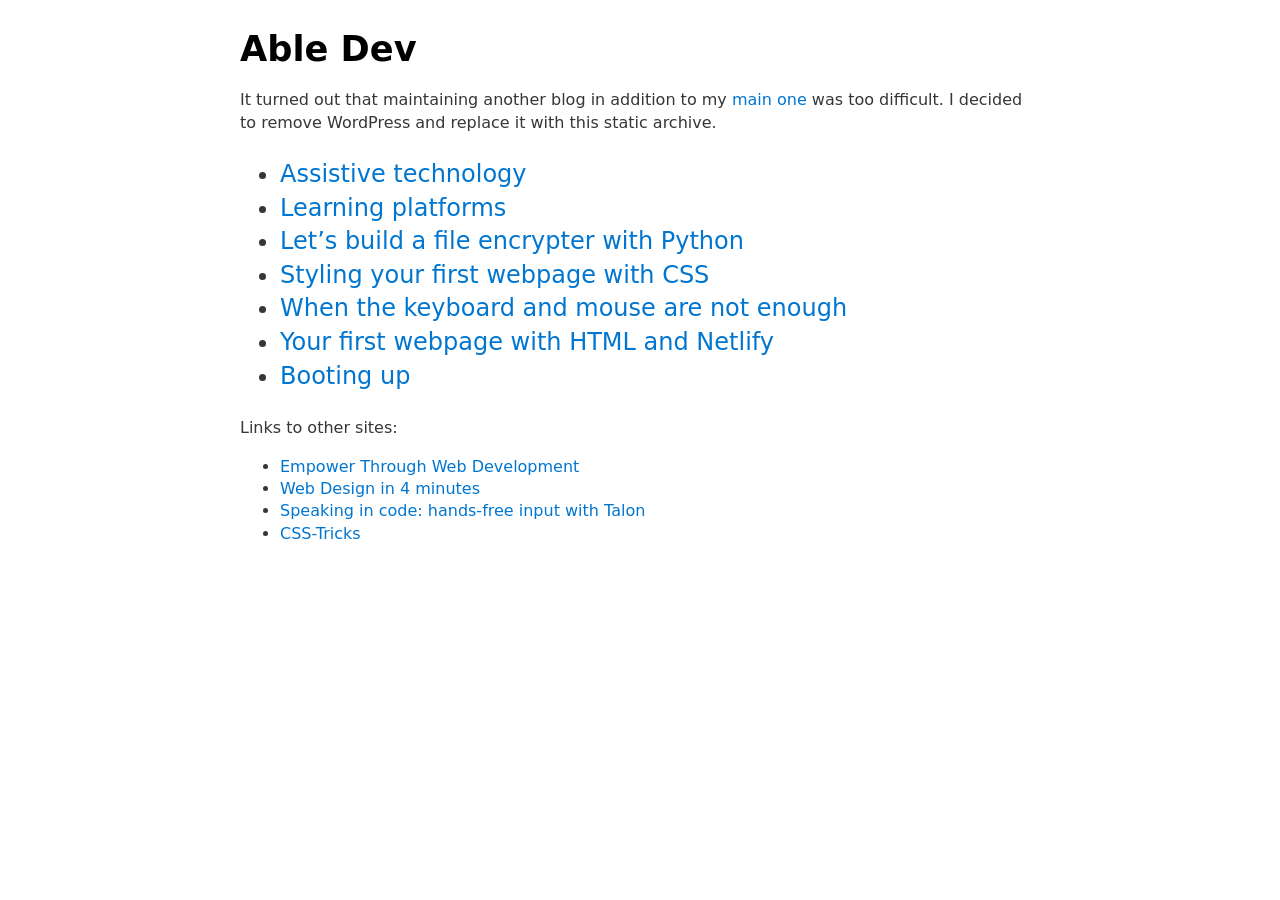
<file: index.html>
<!DOCTYPE html>

<html lang="en">
  <head>
    <meta charset="utf-8" />
    <meta name="viewport" content="initial-scale=1, width=device-width" />
    <title>Able Dev</title>
    <link rel="stylesheet" href="/assets/css/style.css" />
  </head>

  <body>
    <h1>Able Dev</h1>
    <main>
      <p>
        It turned out that maintaining another blog in addition to my 
        <a href="https://blakewatson.com/">main one</a> was too difficult. I
        decided to remove WordPress and replace it with this static archive.
      </p>
      <ul class="large">
        <li><a href="/assistive-technology">Assistive technology</a></li>
        <li><a href="/learning-platforms">Learning platforms</a></li>
        <li>
          <a href="/lets-build-a-file-encrypter-with-python"
            >Let’s build a file encrypter with Python</a
          >
        </li>
        <li>
          <a href="/styling-your-first-webpage-with-css"
            >Styling your first webpage with CSS</a
          >
        </li>
        <li>
          <a href="/when-the-keyboard-and-mouse-are-not-enough"
            >When the keyboard and mouse are not enough</a
          >
        </li>
        <li>
          <a href="/your-first-webpage-with-html-and-netlify"
            >Your first webpage with HTML and Netlify</a
          >
        </li>
        <li><a href="/booting-up">Booting up</a></li>
      </ul>

      <p>Links to other sites:</p>

      <ul>
        <li><a href="https://css-tricks.com/empower-through-web-development/">Empower Through Web Development</a></li>
        <li><a href="https://jgthms.com/web-design-in-4-minutes/">Web Design in 4 minutes</a></li>
        <li><a href="https://blakewatson.com/journal/speaking-in-code-hands-free-input-with-talon/">Speaking in code: hands-free input with Talon</a></li>
        <li><a href="https://css-tricks.com/">CSS-Tricks</a></li>
      </ul>
    </main>
  </body>
</html>
</file>
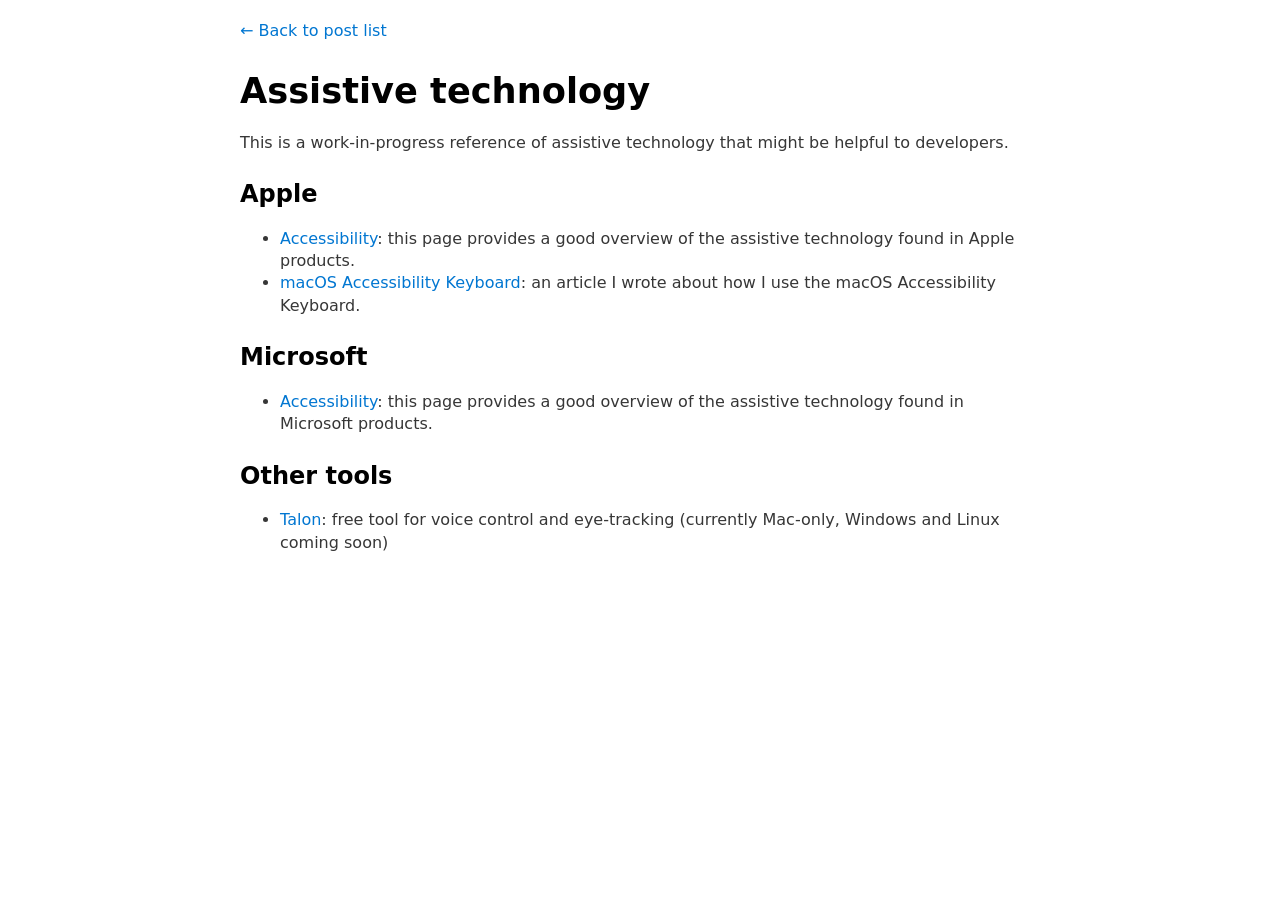
<file: assistive-technology/index.html>
<!DOCTYPE html>

<html lang="en">
  <head>
    <meta charset="utf-8" />
    <meta name="viewport" content="initial-scale=1, width=device-width" />
    <title>Assistive technology</title>
    <link rel="stylesheet" href="/assets/css/style.css" />
  </head>

  <body>
    <nav>
      <a href="/">&larr; Back to post list</a>
    </nav>
    
    <main>
      <article class="post-23 page type-page status-publish hentry">
        <h1 class="page-title">Assistive&nbsp;technology</h1>
        <p>
          This is a work-in-progress reference of assistive technology that
          might be helpful to developers.
        </p>
        <h2>Apple</h2>
        <ul>
          <li>
            <a href="https://www.apple.com/accessibility/">Accessibility</a>:
            this page provides a good overview of the assistive technology found
            in Apple products.
          </li>
          <li>
            <a
              href="https://blakewatson.com/journal/writing-and-coding-with-the-macos-accessibility-keyboard/"
              >macOS Accessibility Keyboard</a
            >: an article I wrote about how I use the macOS Accessibility
            Keyboard.
          </li>
        </ul>
        <h2>Microsoft</h2>
        <ul>
          <li>
            <a href="http://www.microsoft.com/en-us/accessibility/"
              >Accessibility</a
            >: this page provides a good overview of the assistive technology
            found in Microsoft products.
          </li>
        </ul>
        <h2>Other tools</h2>
        <ul>
          <li>
            <a href="http://www.microsoft.com/en-us/accessibility/">Talon</a>:
            free tool for voice control and eye-tracking (currently Mac-only,
            Windows and Linux coming soon)
          </li>
        </ul>
      </article>
    </main>
  </body>
</html>
</file>
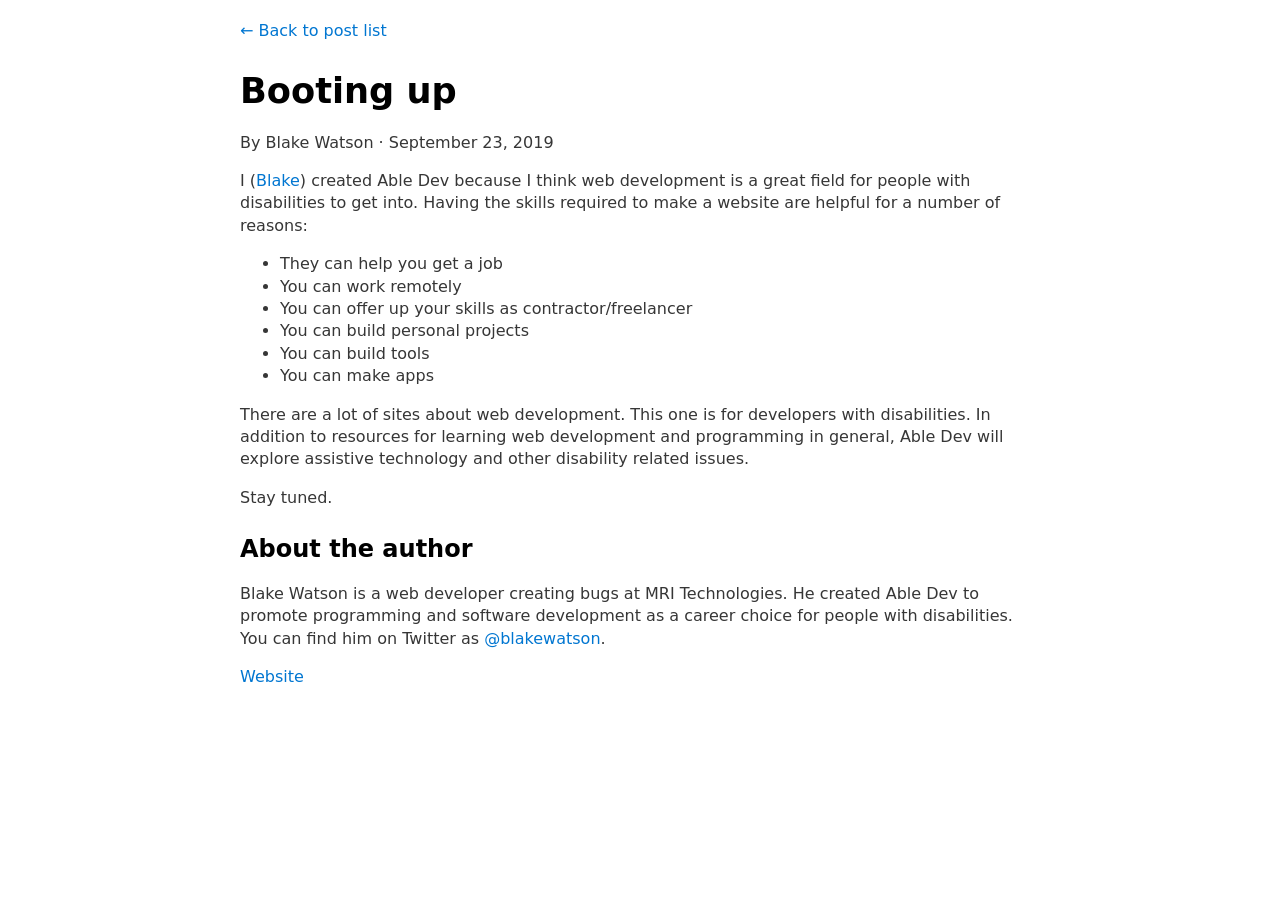
<file: booting-up/index.html>
<!DOCTYPE html>

<html lang="en">
  <head>
    <meta charset="utf-8" />
    <meta name="viewport" content="initial-scale=1, width=device-width" />
    <title>Booting up</title>
    <link rel="stylesheet" href="/assets/css/style.css" />
  </head>

  <body>
    <nav>
      <a href="/">&larr; Back to post list</a>
    </nav>
    
    <main>
      <article
        class="post-16 post type-post status-publish format-standard hentry category-meta"
      >
        <h1>Booting&nbsp;up</h1>

        <p class="byline">
          <span class="by">By</span>
          Blake Watson · September 23, 2019
        </p>

        <p>
          I (<a href="https://blakewatson.com/">Blake</a>) created Able Dev
          because I think web development is a great field for people with
          disabilities to get into. Having the skills required to make a website
          are helpful for a number of reasons:
        </p>
        <ul>
          <li>They can help you get a job</li>
          <li>You can work remotely</li>
          <li>You can offer up your skills as contractor/freelancer</li>
          <li>You can build personal projects</li>
          <li>You can build tools</li>
          <li>You can make apps</li>
        </ul>
        <p>
          There are a lot of sites about web development. This one is for
          developers with disabilities. In addition to resources for learning
          web development and programming in general, Able Dev will explore
          assistive technology and other disability related issues.
        </p>
        <p>Stay tuned.</p>

        <div class="author-bio">
          <h2 class="author-title">About the author</h2>
          <p>
            Blake Watson is a web developer creating bugs at MRI Technologies.
            He created Able Dev to promote programming and software development
            as a career choice for people with disabilities. You can find him on
            Twitter as
            <a href="https://twitter.com/blakewatson">@blakewatson</a>.
          </p>
          <p class="author-url">
            <a href="https://blakewatson.com/">Website</a>
          </p>
        </div>
      </article>
    </main>
  </body>
</html>
</file>
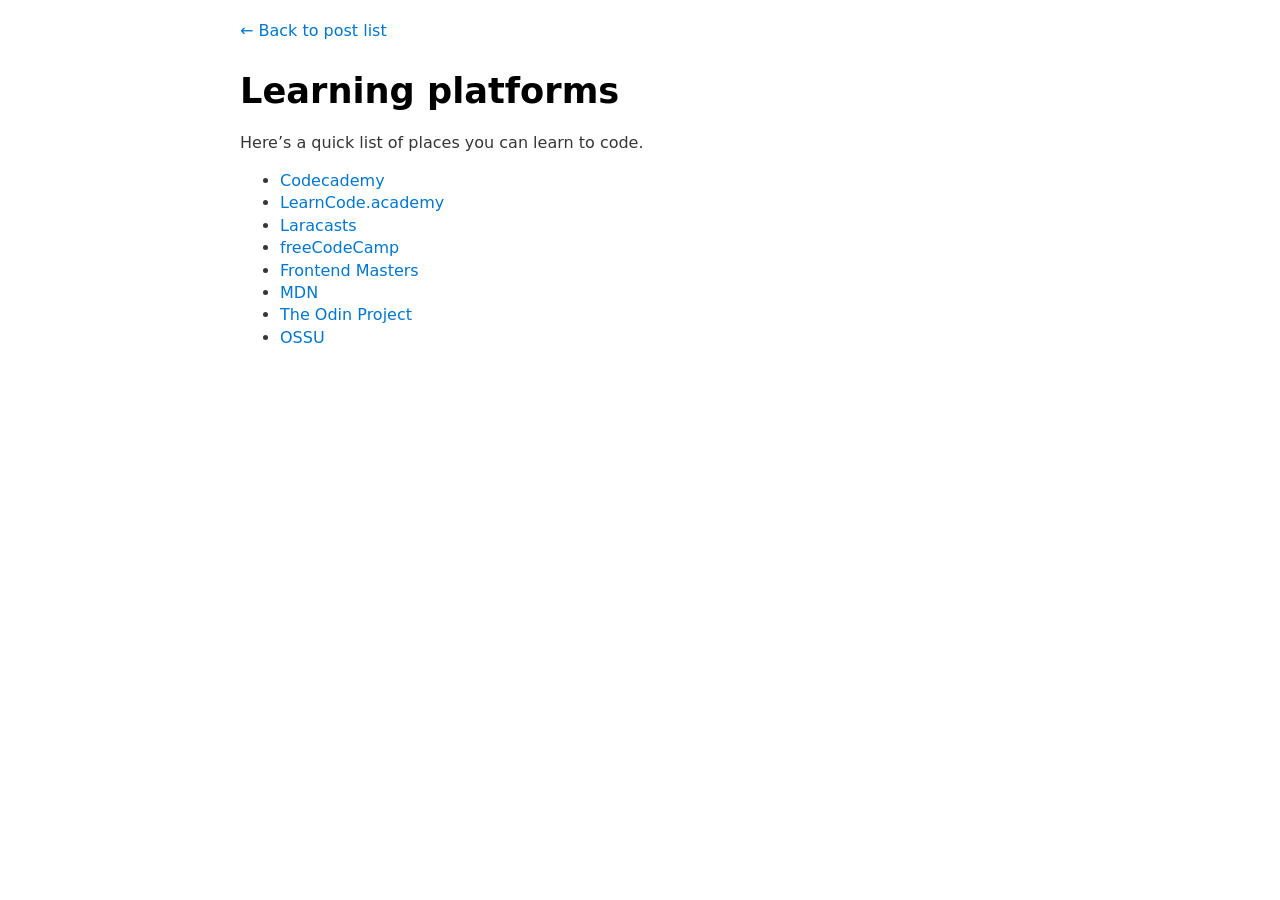
<file: learning-platforms/index.html>
<!DOCTYPE html>

<html lang="en">
  <head>
    <meta charset="utf-8" />
    <meta name="viewport" content="initial-scale=1, width=device-width" />
    <title>Learning platforms</title>
    <link rel="stylesheet" href="/assets/css/style.css" />
  </head>

  <body>
    <nav>
      <a href="/">&larr; Back to post list</a>
    </nav>
    
    <main>
      <article class="post-21 page type-page status-publish hentry">
        <h1 class="page-title">Learning&nbsp;platforms</h1>
        <p>Here’s a quick list of places you can learn to code.</p>
        <ul>
          <li><a href="https://www.codecademy.com/">Codecademy</a></li>
          <li>
            <a href="https://www.youtube.com/learncodeacademy/"
              >LearnCode.academy</a
            >
          </li>
          <li><a href="https://laracasts.com/">Laracasts</a></li>
          <li><a href="https://www.freecodecamp.org/">freeCodeCamp</a></li>
          <li><a href="https://frontendmasters.com/">Frontend Masters</a></li>
          <li>
            <a href="https://developer.mozilla.org/en-US/docs/Learn">MDN</a>
          </li>
          <li>
            <a href="https://www.theodinproject.com/about?ref=homenav"
              >The Odin Project</a
            >
          </li>
          <li><a href="https://github.com/ossu/computer-science">OSSU</a></li>
        </ul>
      </article>
    </main>
  </body>
</html>
</file>
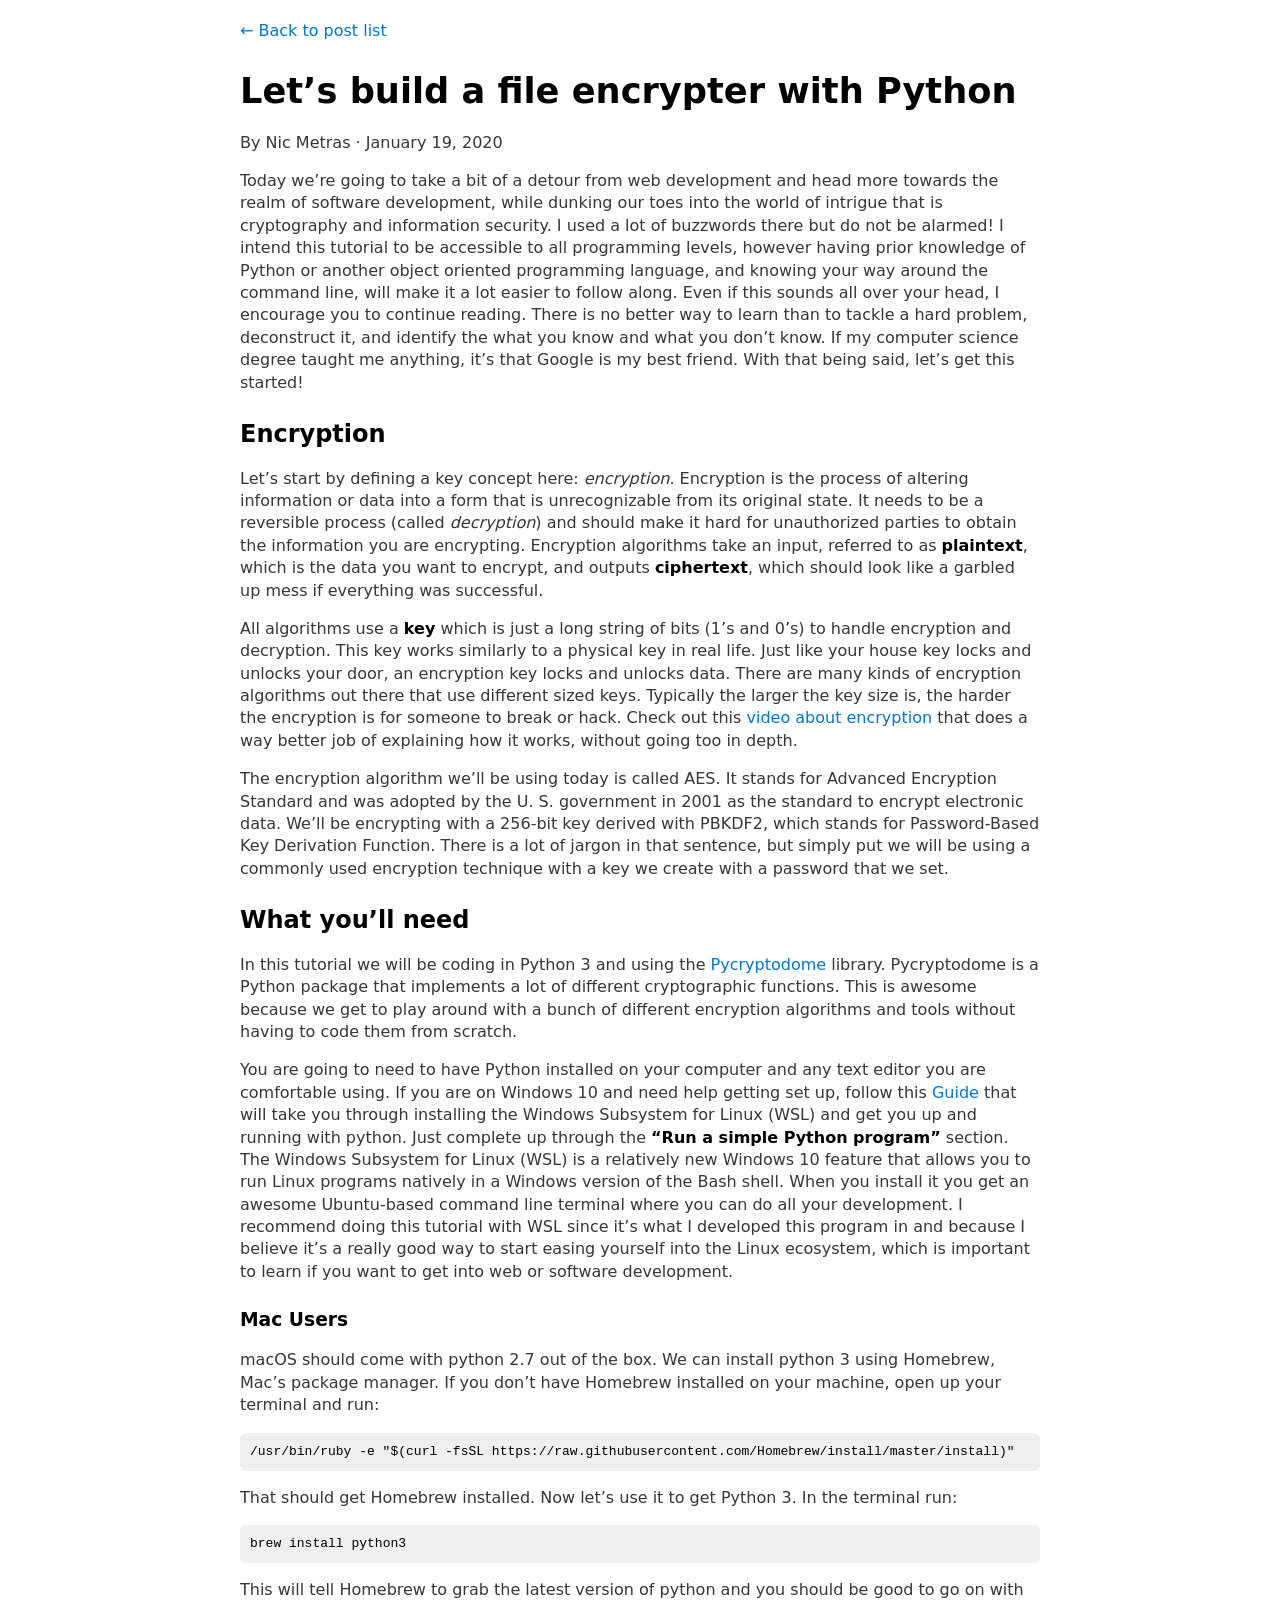
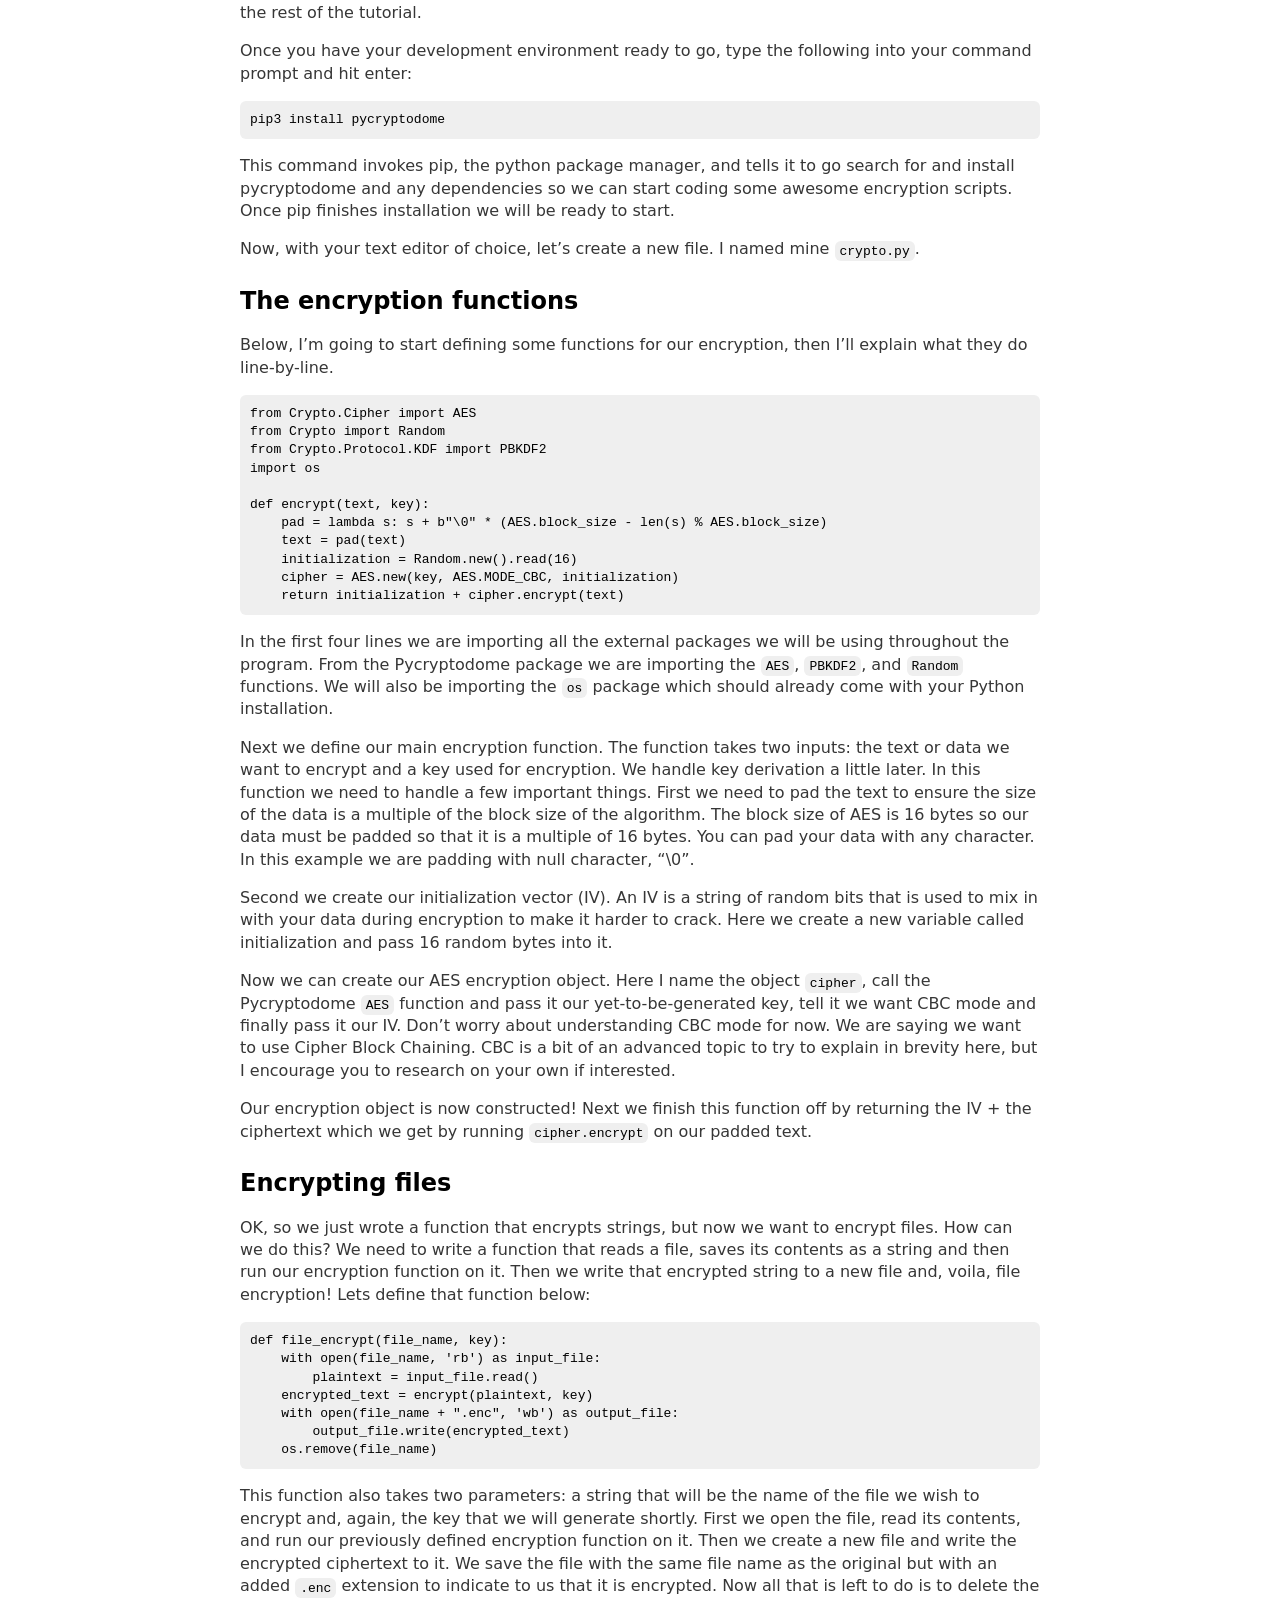
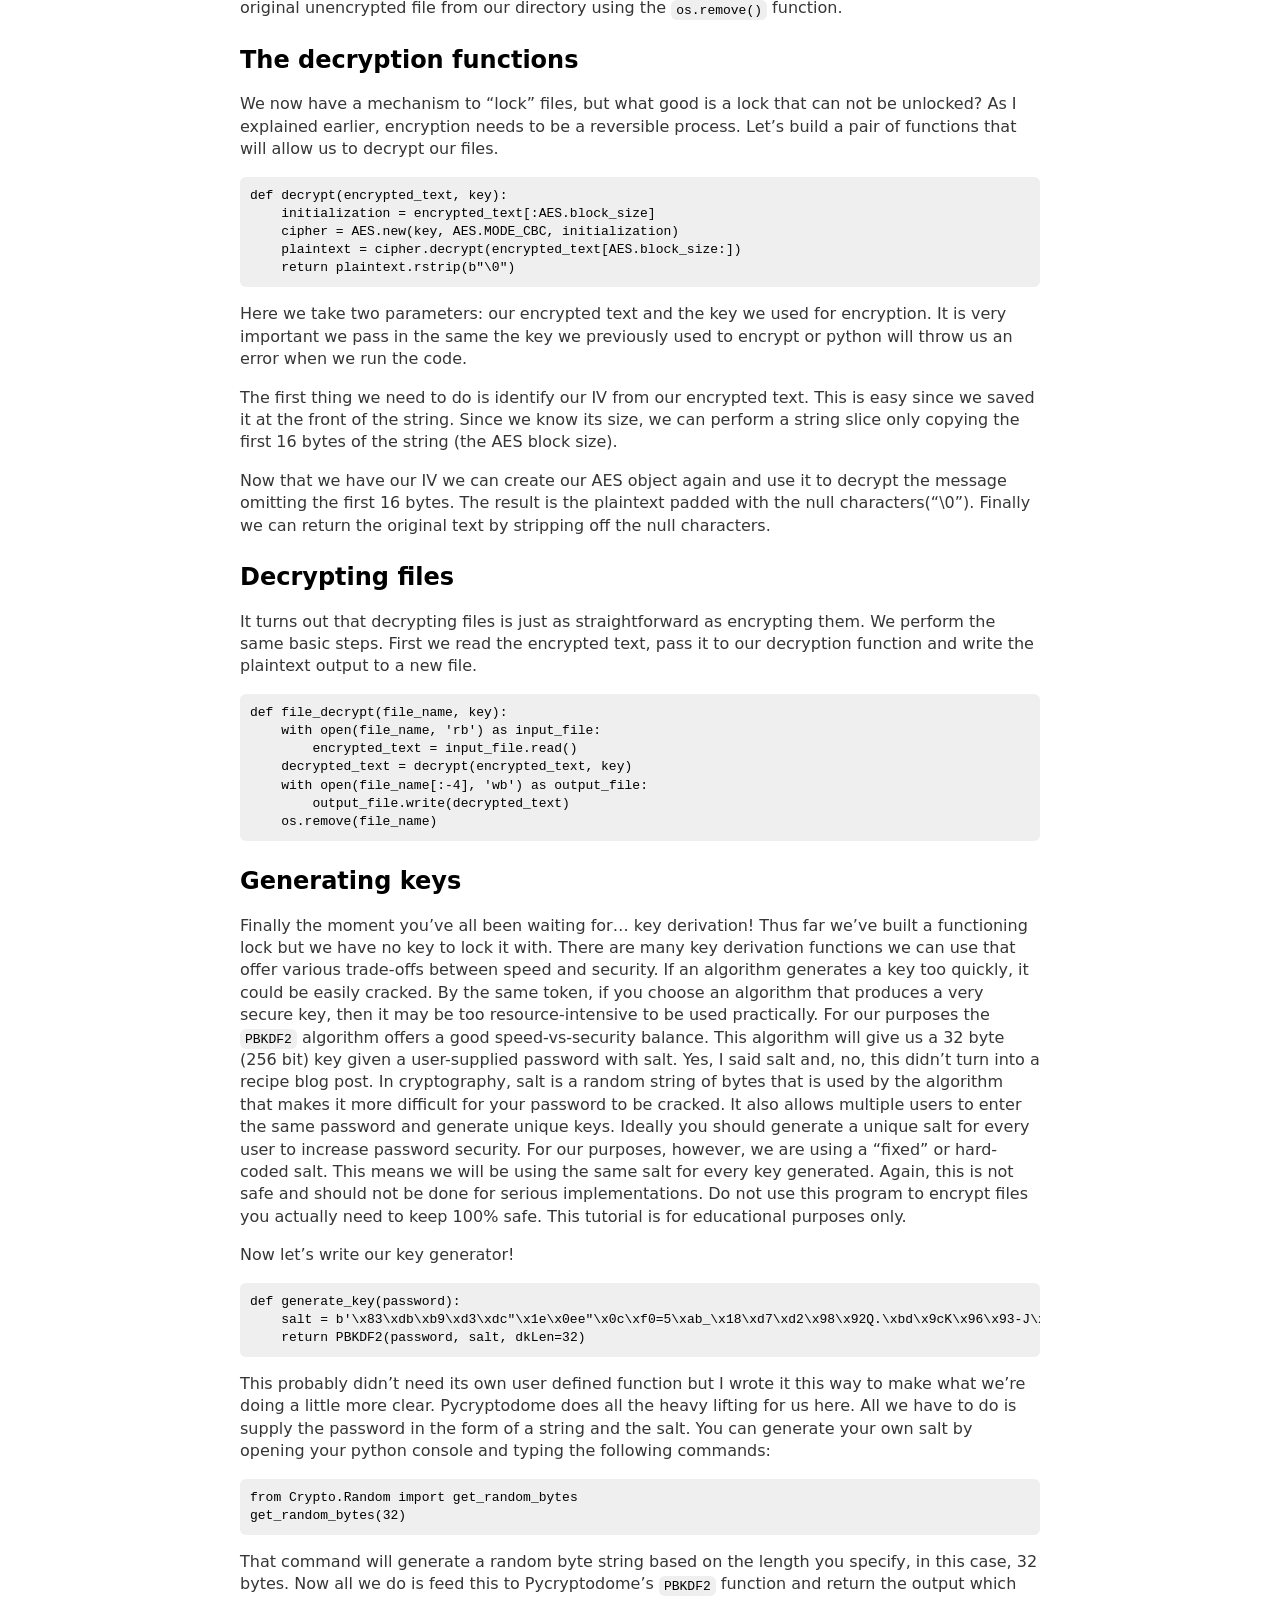
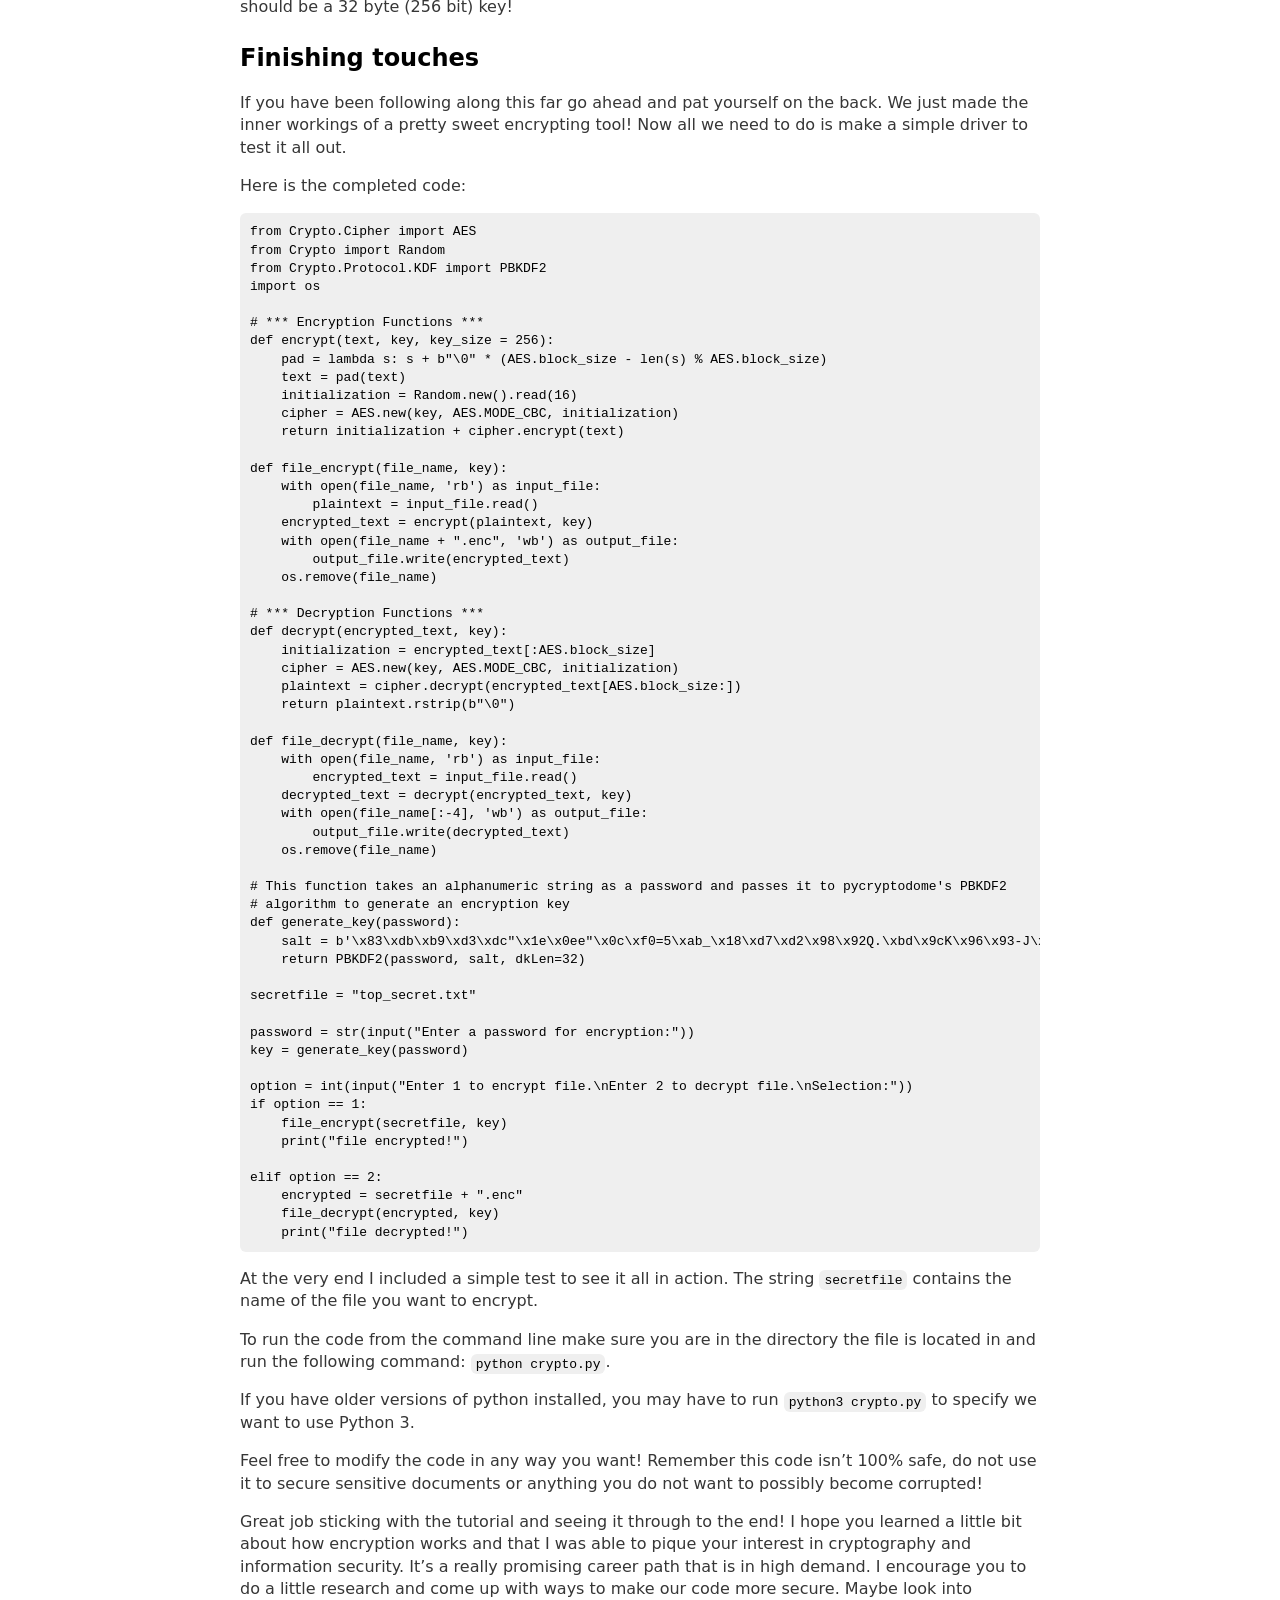
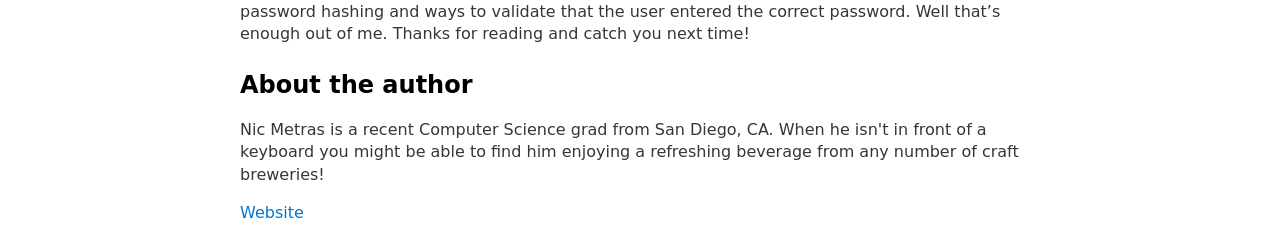
<file: lets-build-a-file-encrypter-with-python/index.html>
<!DOCTYPE html>

<html lang="en">
  <head>
    <meta charset="utf-8" />
    <meta name="viewport" content="initial-scale=1, width=device-width" />
    <title>Let’s build a file encrypter with Python</title>
    <link rel="stylesheet" href="/assets/css/style.css" />
  </head>

  <body>
    <nav>
      <a href="/">&larr; Back to post list</a>
    </nav>
    
    <main id="content">
      <article
        class="post-90 post type-post status-publish format-standard hentry category-python category-tutorial"
      >
        <h1>Let’s build a file encrypter with&nbsp;Python</h1>

        <p class="byline">
          <span class="by">By</span>
          Nic Metras · January 19, 2020
        </p>

        <p>
          Today we’re going to take a bit of a detour from web development and
          head more towards the realm of software development, while dunking our
          toes into the world of intrigue that is cryptography and information
          security. I used a lot of buzzwords there but do not be alarmed! I
          intend this tutorial to be accessible to all programming levels,
          however having prior knowledge of Python or another object oriented
          programming language, and knowing your way around the command line,
          will make it a lot easier to follow along. Even if this sounds all
          over your head, I encourage you to continue reading. There is no
          better way to learn than to tackle a hard problem, deconstruct it, and
          identify the what you know and what you don’t know. If my computer
          science degree taught me anything, it’s that Google is my best friend.
          With that being said, let’s get this started!
        </p>
        <p><span id="more-90"></span></p>
        <h2>Encryption</h2>
        <p>
          Let’s start by defining a key concept here: <em>encryption</em>.
          Encryption is the process of altering information or data into a form
          that is unrecognizable from its original state. It needs to be a
          reversible process (called <em>decryption</em>) and should make it
          hard for unauthorized parties to obtain the information you are
          encrypting. Encryption algorithms take an input, referred to as
          <strong>plaintext</strong>, which is the data you want to encrypt, and
          outputs <strong>ciphertext</strong>, which should look like a garbled
          up mess if everything was successful.
        </p>
        <p>
          All algorithms use a <strong>key</strong> which is just a long string
          of bits (1’s and 0’s) to handle encryption and decryption. This key
          works similarly to a physical key in real life. Just like your house
          key locks and unlocks your door, an encryption key locks and unlocks
          data. There are many kinds of encryption algorithms out there that use
          different sized keys. Typically the larger the key size is, the harder
          the encryption is for someone to break or hack. Check out this
          <a href="https://www.youtube.com/watch?v=dut9EnbFym0"
            >video about encryption</a
          >
          that does a way better job of explaining how it works, without going
          too in depth.
        </p>
        <p>
          The encryption algorithm we’ll be using today is called AES. It stands
          for Advanced Encryption Standard and was adopted by the U. S.
          government in 2001 as the standard to encrypt electronic data. We’ll
          be encrypting with a 256-bit key derived with PBKDF2, which stands for
          Password-Based Key Derivation Function. There is a lot of jargon in
          that sentence, but simply put we will be using a commonly used
          encryption technique with a key we create with a password that we set.
        </p>
        <h2>What you’ll need</h2>
        <p>
          In this tutorial we will be coding in Python 3 and using the
          <a href="https://pypi.org/project/pycryptodome/">Pycryptodome</a>
          library. Pycryptodome is a Python package that implements a lot of
          different cryptographic functions. This is awesome because we get to
          play around with a bunch of different encryption algorithms and tools
          without having to code them from scratch.
        </p>
        <p>
          You are going to need to have Python installed on your computer and
          any text editor you are comfortable using. If you are on Windows 10
          and need help getting set up, follow this
          <a
            href="https://docs.microsoft.com/en-us/windows/python/web-frameworks"
            >Guide</a
          >
          that will take you through installing the Windows Subsystem for Linux
          (WSL) and get you up and running with python. Just complete up through
          the <strong>“Run a simple Python program”</strong> section. The
          Windows Subsystem for Linux (WSL) is a relatively new Windows 10
          feature that allows you to run Linux programs natively in a Windows
          version of the Bash shell. When you install it you get an awesome
          Ubuntu-based command line terminal where you can do all your
          development. I recommend doing this tutorial with WSL since it’s what
          I developed this program in and because I believe it’s a really good
          way to start easing yourself into the Linux ecosystem, which is
          important to learn if you want to get into web or software
          development.
        </p>
        <h3>Mac Users</h3>
        <p>
          macOS should come with python 2.7 out of the box. We can install
          python 3 using Homebrew, Mac’s package manager. If you don’t have
          Homebrew installed on your machine, open up your terminal and run:
        </p>
        <pre><code class="hljs sql">/usr/bin/ruby -e "$(curl -fsSL https://raw.githubusercontent.com/Homebrew/<span class="hljs-keyword">install</span>/<span class="hljs-keyword">master</span>/<span class="hljs-keyword">install</span>)<span class="hljs-string">"
</span></code></pre>
        <p>
          That should get Homebrew installed. Now let’s use it to get Python 3.
          In the terminal run:
        </p>
        <pre><code class="hljs sql">brew <span class="hljs-keyword">install</span> python3
</code></pre>
        <p>
          This will tell Homebrew to grab the latest version of python and you
          should be good to go on with the rest of the tutorial.
        </p>
        <p>
          Once you have your development environment ready to go, type the
          following into your command prompt and hit enter:
        </p>
        <pre><code class="hljs sql">pip3 <span class="hljs-keyword">install</span> pycryptodome
</code></pre>
        <p>
          This command invokes pip, the python package manager, and tells it to
          go search for and install pycryptodome and any dependencies so we can
          start coding some awesome encryption scripts. Once pip finishes
          installation we will be ready to start.
        </p>
        <p>
          Now, with your text editor of choice, let’s create a new file. I named
          mine <code>crypto.py</code>.
        </p>
        <h2>The encryption functions</h2>
        <p>
          Below, I’m going to start defining some functions for our encryption,
          then I’ll explain what they do line-by-line.
        </p>
        <pre><code class="language-python hljs"><span class="hljs-keyword">from</span> Crypto.Cipher <span class="hljs-keyword">import</span> AES
<span class="hljs-keyword">from</span> Crypto <span class="hljs-keyword">import</span> Random
<span class="hljs-keyword">from</span> Crypto.Protocol.KDF <span class="hljs-keyword">import</span> PBKDF2
<span class="hljs-keyword">import</span> os

<span class="hljs-function"><span class="hljs-keyword">def</span> <span class="hljs-title">encrypt</span><span class="hljs-params">(text, key)</span>:</span>
    pad = <span class="hljs-keyword">lambda</span> s: s + <span class="hljs-string">b"\0"</span> * (AES.block_size - len(s) % AES.block_size)
    text = pad(text)
    initialization = Random.new().read(<span class="hljs-number">16</span>)
    cipher = AES.new(key, AES.MODE_CBC, initialization)
    <span class="hljs-keyword">return</span> initialization + cipher.encrypt(text)
</code></pre>
        <p>
          In the first four lines we are importing all the external packages we
          will be using throughout the program. From the Pycryptodome package we
          are importing the <code>AES</code>, <code>PBKDF2</code>, and
          <code>Random</code> functions. We will also be importing the
          <code>os</code> package which should already come with your Python
          installation.
        </p>
        <p>
          Next we define our main encryption function. The function takes two
          inputs: the text or data we want to encrypt and a key used for
          encryption. We handle key derivation a little later. In this function
          we need to handle a few important things. First we need to pad the
          text to ensure the size of the data is a multiple of the block size of
          the algorithm. The block size of AES is 16 bytes so our data must be
          padded so that it is a multiple of 16 bytes. You can pad your data
          with any character. In this example we are padding with null
          character, “\0”.
        </p>
        <p>
          Second we create our initialization vector (IV). An IV is a string of
          random bits that is used to mix in with your data during encryption to
          make it harder to crack. Here we create a new variable called
          initialization and pass 16 random bytes into it.
        </p>
        <p>
          Now we can create our AES encryption object. Here I name the object
          <code>cipher</code>, call the Pycryptodome <code>AES</code> function
          and pass it our yet-to-be-generated key, tell it we want CBC mode and
          finally pass it our IV. Don’t worry about understanding CBC mode for
          now. We are saying we want to use Cipher Block Chaining. CBC is a bit
          of an advanced topic to try to explain in brevity here, but I
          encourage you to research on your own if interested.
        </p>
        <p>
          Our encryption object is now constructed! Next we finish this function
          off by returning the IV + the ciphertext which we get by running
          <code>cipher.encrypt</code> on our padded text.
        </p>
        <h2>Encrypting files</h2>
        <p>
          OK, so we just wrote a function that encrypts strings, but now we want
          to encrypt files. How can we do this? We need to write a function that
          reads a file, saves its contents as a string and then run our
          encryption function on it. Then we write that encrypted string to a
          new file and, voila, file encryption! Lets define that function below:
        </p>
        <pre><code class="language-python hljs"><span class="hljs-function"><span class="hljs-keyword">def</span> <span class="hljs-title">file_encrypt</span><span class="hljs-params">(file_name, key)</span>:</span>
    <span class="hljs-keyword">with</span> open(file_name, <span class="hljs-string">'rb'</span>) <span class="hljs-keyword">as</span> input_file:
        plaintext = input_file.read()
    encrypted_text = encrypt(plaintext, key)
    <span class="hljs-keyword">with</span> open(file_name + <span class="hljs-string">".enc"</span>, <span class="hljs-string">'wb'</span>) <span class="hljs-keyword">as</span> output_file:
        output_file.write(encrypted_text)
    os.remove(file_name)
</code></pre>
        <p>
          This function also takes two parameters: a string that will be the
          name of the file we wish to encrypt and, again, the key that we will
          generate shortly. First we open the file, read its contents, and run
          our previously defined encryption function on it. Then we create a new
          file and write the encrypted ciphertext to it. We save the file with
          the same file name as the original but with an added
          <code>.enc</code> extension to indicate to us that it is encrypted.
          Now all that is left to do is to delete the original unencrypted file
          from our directory using the <code>os.remove()</code> function.
        </p>
        <h2>The decryption functions</h2>
        <p>
          We now have a mechanism to “lock” files, but what good is a lock that
          can not be unlocked? As I explained earlier, encryption needs to be a
          reversible process. Let’s build a pair of functions that will allow us
          to decrypt our files.
        </p>
        <pre><code class="language-python hljs"><span class="hljs-function"><span class="hljs-keyword">def</span> <span class="hljs-title">decrypt</span><span class="hljs-params">(encrypted_text, key)</span>:</span>
    initialization = encrypted_text[:AES.block_size]
    cipher = AES.new(key, AES.MODE_CBC, initialization)
    plaintext = cipher.decrypt(encrypted_text[AES.block_size:])
    <span class="hljs-keyword">return</span> plaintext.rstrip(<span class="hljs-string">b"\0"</span>)
</code></pre>
        <p>
          Here we take two parameters: our encrypted text and the key we used
          for encryption. It is very important we pass in the same the key we
          previously used to encrypt or python will throw us an error when we
          run the code.
        </p>
        <p>
          The first thing we need to do is identify our IV from our encrypted
          text. This is easy since we saved it at the front of the string. Since
          we know its size, we can perform a string slice only copying the first
          16 bytes of the string (the AES block size).
        </p>
        <p>
          Now that we have our IV we can create our AES object again and use it
          to decrypt the message omitting the first 16 bytes. The result is the
          plaintext padded with the null characters(“\0”). Finally we can return
          the original text by stripping off the null characters.
        </p>
        <h2>Decrypting files</h2>
        <p>
          It turns out that decrypting files is just as straightforward as
          encrypting them. We perform the same basic steps. First we read the
          encrypted text, pass it to our decryption function and write the
          plaintext output to a new file.
        </p>
        <pre><code class="language-python hljs"><span class="hljs-function"><span class="hljs-keyword">def</span> <span class="hljs-title">file_decrypt</span><span class="hljs-params">(file_name, key)</span>:</span>
    <span class="hljs-keyword">with</span> open(file_name, <span class="hljs-string">'rb'</span>) <span class="hljs-keyword">as</span> input_file:
        encrypted_text = input_file.read()
    decrypted_text = decrypt(encrypted_text, key)
    <span class="hljs-keyword">with</span> open(file_name[:<span class="hljs-number">-4</span>], <span class="hljs-string">'wb'</span>) <span class="hljs-keyword">as</span> output_file:
        output_file.write(decrypted_text)
    os.remove(file_name)
</code></pre>
        <h2>Generating keys</h2>
        <p>
          Finally the moment you’ve all been waiting for… key derivation! Thus
          far we’ve built a functioning lock but we have no key to lock it with.
          There are many key derivation functions we can use that offer various
          trade-offs between speed and security. If an algorithm generates a key
          too quickly, it could be easily cracked. By the same token, if you
          choose an algorithm that produces a very secure key, then it may be
          too resource-intensive to be used practically. For our purposes the
          <code>PBKDF2</code> algorithm offers a good speed-vs-security balance.
          This algorithm will give us a 32 byte (256 bit) key given a
          user-supplied password with salt. Yes, I said salt and, no, this
          didn’t turn into a recipe blog post. In cryptography, salt is a random
          string of bytes that is used by the algorithm that makes it more
          difficult for your password to be cracked. It also allows multiple
          users to enter the same password and generate unique keys. Ideally you
          should generate a unique salt for every user to increase password
          security. For our purposes, however, we are using a “fixed” or
          hard-coded salt. This means we will be using the same salt for every
          key generated. Again, this is not safe and should not be done for
          serious implementations. Do not use this program to encrypt files you
          actually need to keep 100% safe. This tutorial is for educational
          purposes only.
        </p>
        <p>Now let’s write our key generator!</p>
        <pre><code class="language-python hljs"><span class="hljs-function"><span class="hljs-keyword">def</span> <span class="hljs-title">generate_key</span><span class="hljs-params">(password)</span>:</span>
    salt = <span class="hljs-string">b'\x83\xdb\xb9\xd3\xdc"\x1e\x0ee"\x0c\xf0=5\xab_\x18\xd7\xd2\x98\x92Q.\xbd\x9cK\x96\x93-J\x08\xe0'</span>
    <span class="hljs-keyword">return</span> PBKDF2(password, salt, dkLen=<span class="hljs-number">32</span>)
</code></pre>
        <p>
          This probably didn’t need its own user defined function but I wrote it
          this way to make what we’re doing a little more clear. Pycryptodome
          does all the heavy lifting for us here. All we have to do is supply
          the password in the form of a string and the salt. You can generate
          your own salt by opening your python console and typing the following
          commands:
        </p>
        <pre><code class="language-python hljs"><span class="hljs-keyword">from</span> Crypto.Random <span class="hljs-keyword">import</span> get_random_bytes
get_random_bytes(<span class="hljs-number">32</span>)
</code></pre>
        <p>
          That command will generate a random byte string based on the length
          you specify, in this case, 32 bytes. Now all we do is feed this to
          Pycryptodome’s <code>PBKDF2</code> function and return the output
          which should be a 32 byte (256 bit) key!
        </p>
        <h2>Finishing touches</h2>
        <p>
          If you have been following along this far go ahead and pat yourself on
          the back. We just made the inner workings of a pretty sweet encrypting
          tool! Now all we need to do is make a simple driver to test it all
          out.
        </p>
        <p>Here is the completed code:</p>
        <pre><code class="language-python hljs"><span class="hljs-keyword">from</span> Crypto.Cipher <span class="hljs-keyword">import</span> AES
<span class="hljs-keyword">from</span> Crypto <span class="hljs-keyword">import</span> Random
<span class="hljs-keyword">from</span> Crypto.Protocol.KDF <span class="hljs-keyword">import</span> PBKDF2
<span class="hljs-keyword">import</span> os

<span class="hljs-comment"># *** Encryption Functions ***</span>
<span class="hljs-function"><span class="hljs-keyword">def</span> <span class="hljs-title">encrypt</span><span class="hljs-params">(text, key, key_size = <span class="hljs-number">256</span>)</span>:</span>
    pad = <span class="hljs-keyword">lambda</span> s: s + <span class="hljs-string">b"\0"</span> * (AES.block_size - len(s) % AES.block_size)
    text = pad(text)
    initialization = Random.new().read(<span class="hljs-number">16</span>)
    cipher = AES.new(key, AES.MODE_CBC, initialization)
    <span class="hljs-keyword">return</span> initialization + cipher.encrypt(text)

<span class="hljs-function"><span class="hljs-keyword">def</span> <span class="hljs-title">file_encrypt</span><span class="hljs-params">(file_name, key)</span>:</span>
    <span class="hljs-keyword">with</span> open(file_name, <span class="hljs-string">'rb'</span>) <span class="hljs-keyword">as</span> input_file:
        plaintext = input_file.read()
    encrypted_text = encrypt(plaintext, key)
    <span class="hljs-keyword">with</span> open(file_name + <span class="hljs-string">".enc"</span>, <span class="hljs-string">'wb'</span>) <span class="hljs-keyword">as</span> output_file:
        output_file.write(encrypted_text)
    os.remove(file_name)

<span class="hljs-comment"># *** Decryption Functions ***</span>
<span class="hljs-function"><span class="hljs-keyword">def</span> <span class="hljs-title">decrypt</span><span class="hljs-params">(encrypted_text, key)</span>:</span>
    initialization = encrypted_text[:AES.block_size]
    cipher = AES.new(key, AES.MODE_CBC, initialization)
    plaintext = cipher.decrypt(encrypted_text[AES.block_size:])
    <span class="hljs-keyword">return</span> plaintext.rstrip(<span class="hljs-string">b"\0"</span>)

<span class="hljs-function"><span class="hljs-keyword">def</span> <span class="hljs-title">file_decrypt</span><span class="hljs-params">(file_name, key)</span>:</span>
    <span class="hljs-keyword">with</span> open(file_name, <span class="hljs-string">'rb'</span>) <span class="hljs-keyword">as</span> input_file:
        encrypted_text = input_file.read()
    decrypted_text = decrypt(encrypted_text, key)
    <span class="hljs-keyword">with</span> open(file_name[:<span class="hljs-number">-4</span>], <span class="hljs-string">'wb'</span>) <span class="hljs-keyword">as</span> output_file:
        output_file.write(decrypted_text)
    os.remove(file_name)

<span class="hljs-comment"># This function takes an alphanumeric string as a password and passes it to pycryptodome's PBKDF2 </span>
<span class="hljs-comment"># algorithm to generate an encryption key </span>
<span class="hljs-function"><span class="hljs-keyword">def</span> <span class="hljs-title">generate_key</span><span class="hljs-params">(password)</span>:</span>
    salt = <span class="hljs-string">b'\x83\xdb\xb9\xd3\xdc"\x1e\x0ee"\x0c\xf0=5\xab_\x18\xd7\xd2\x98\x92Q.\xbd\x9cK\x96\x93-J\x08\xe0'</span>
    <span class="hljs-keyword">return</span> PBKDF2(password, salt, dkLen=<span class="hljs-number">32</span>)

secretfile = <span class="hljs-string">"top_secret.txt"</span>

password = str(input(<span class="hljs-string">"Enter a password for encryption:"</span>))
key = generate_key(password)

option = int(input(<span class="hljs-string">"Enter 1 to encrypt file.\nEnter 2 to decrypt file.\nSelection:"</span>))
<span class="hljs-keyword">if</span> option == <span class="hljs-number">1</span>:
    file_encrypt(secretfile, key)
    print(<span class="hljs-string">"file encrypted!"</span>)

<span class="hljs-keyword">elif</span> option == <span class="hljs-number">2</span>:
    encrypted = secretfile + <span class="hljs-string">".enc"</span>
    file_decrypt(encrypted, key)
    print(<span class="hljs-string">"file decrypted!"</span>)
</code></pre>
        <p>
          At the very end I included a simple test to see it all in action. The
          string <code>secretfile</code> contains the name of the file you want
          to encrypt.
        </p>
        <p>
          To run the code from the command line make sure you are in the
          directory the file is located in and run the following command:
          <code>python crypto.py</code>.
        </p>
        <p>
          If you have older versions of python installed, you may have to run
          <code>python3 crypto.py</code> to specify we want to use Python 3.
        </p>
        <p>
          Feel free to modify the code in any way you want! Remember this code
          isn’t 100% safe, do not use it to secure sensitive documents or
          anything you do not want to possibly become corrupted!
        </p>
        <p>
          Great job sticking with the tutorial and seeing it through to the end!
          I hope you learned a little bit about how encryption works and that I
          was able to pique your interest in cryptography and information
          security. It’s a really promising career path that is in high demand.
          I encourage you to do a little research and come up with ways to make
          our code more secure. Maybe look into password hashing and ways to
          validate that the user entered the correct password. Well that’s
          enough out of me. Thanks for reading and catch you next time!
        </p>

        <div class="author-bio">
          <h2 class="author-title">About the author</h2>
          <p>
            Nic Metras is a recent Computer Science grad from San Diego, CA.
            When he isn't in front of a keyboard you might be able to find him
            enjoying a refreshing beverage from any number of craft breweries!
          </p>
          <p class="author-url">
            <a href="https://twitter.com/NicMetras">Website</a>
          </p>
        </div>
        <p class="cat-list"></p>
      </article>
    </main>
  </body>
</html>
</file>
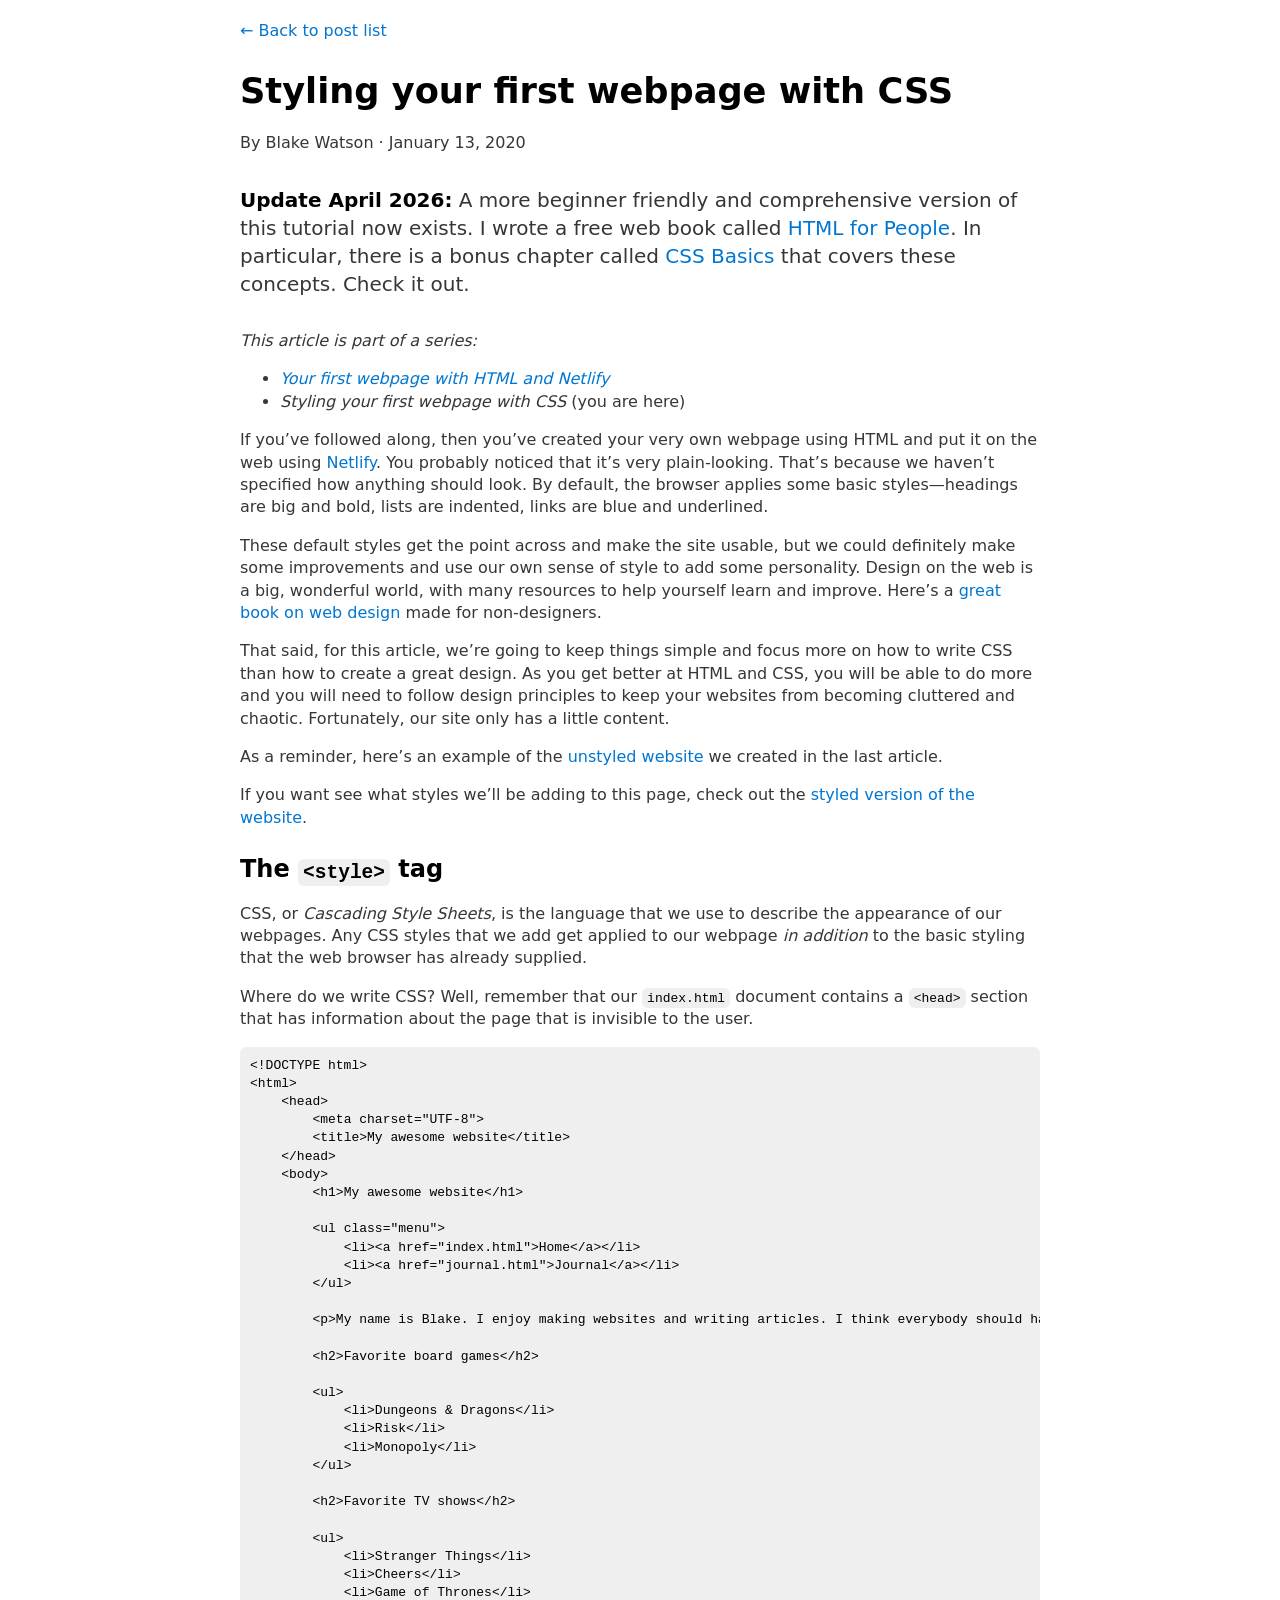
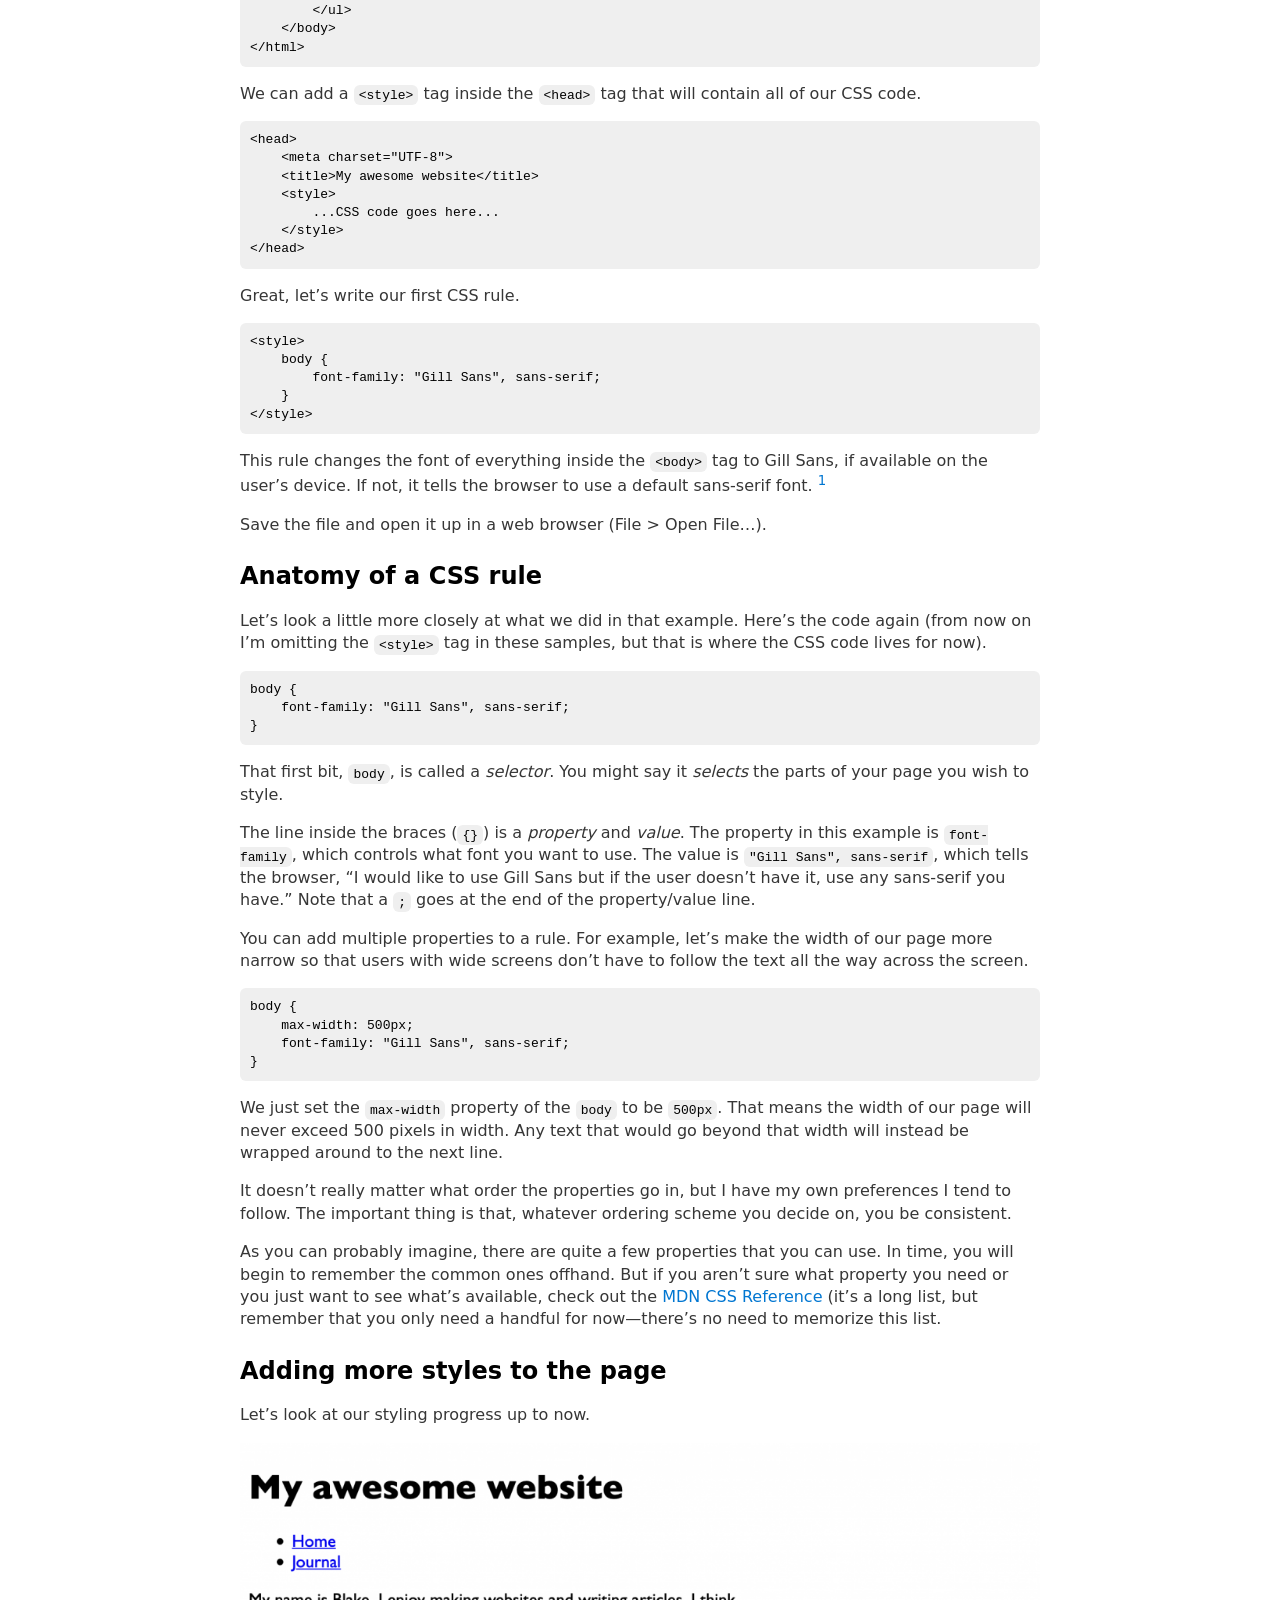
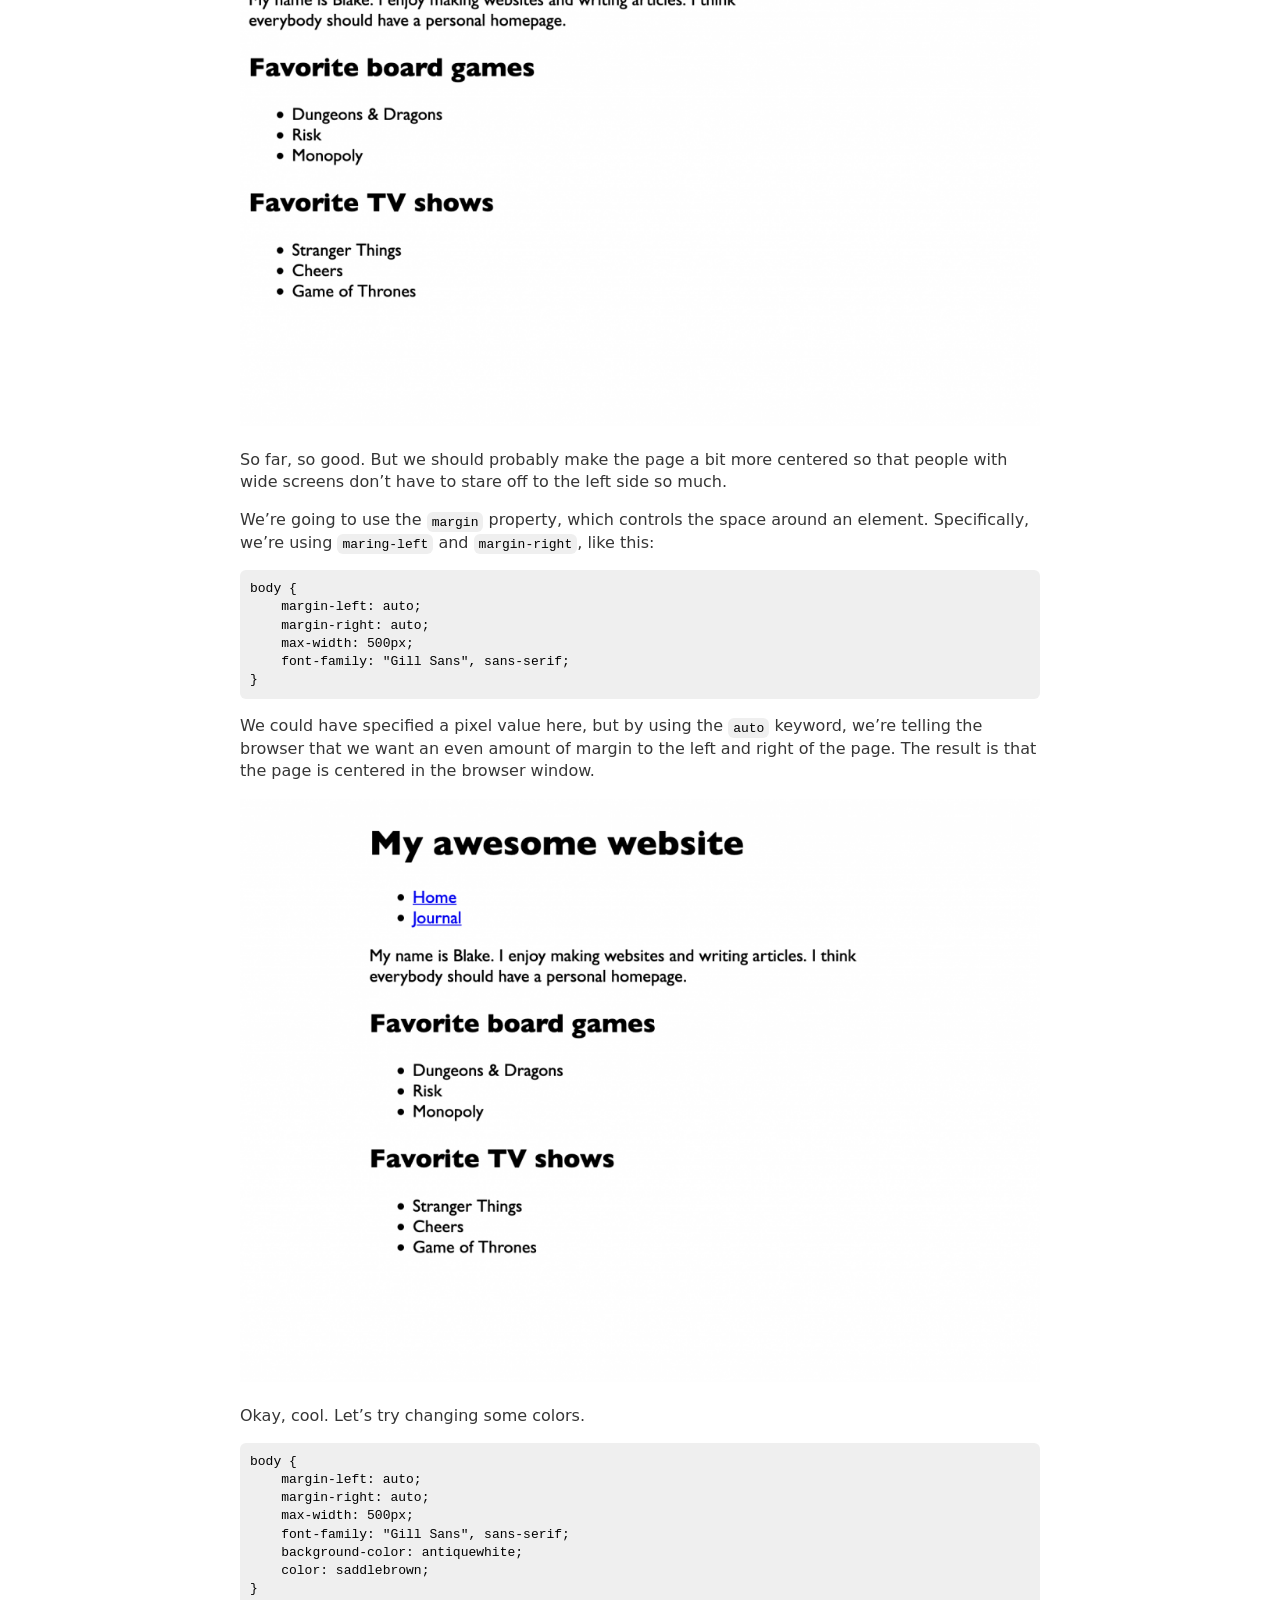
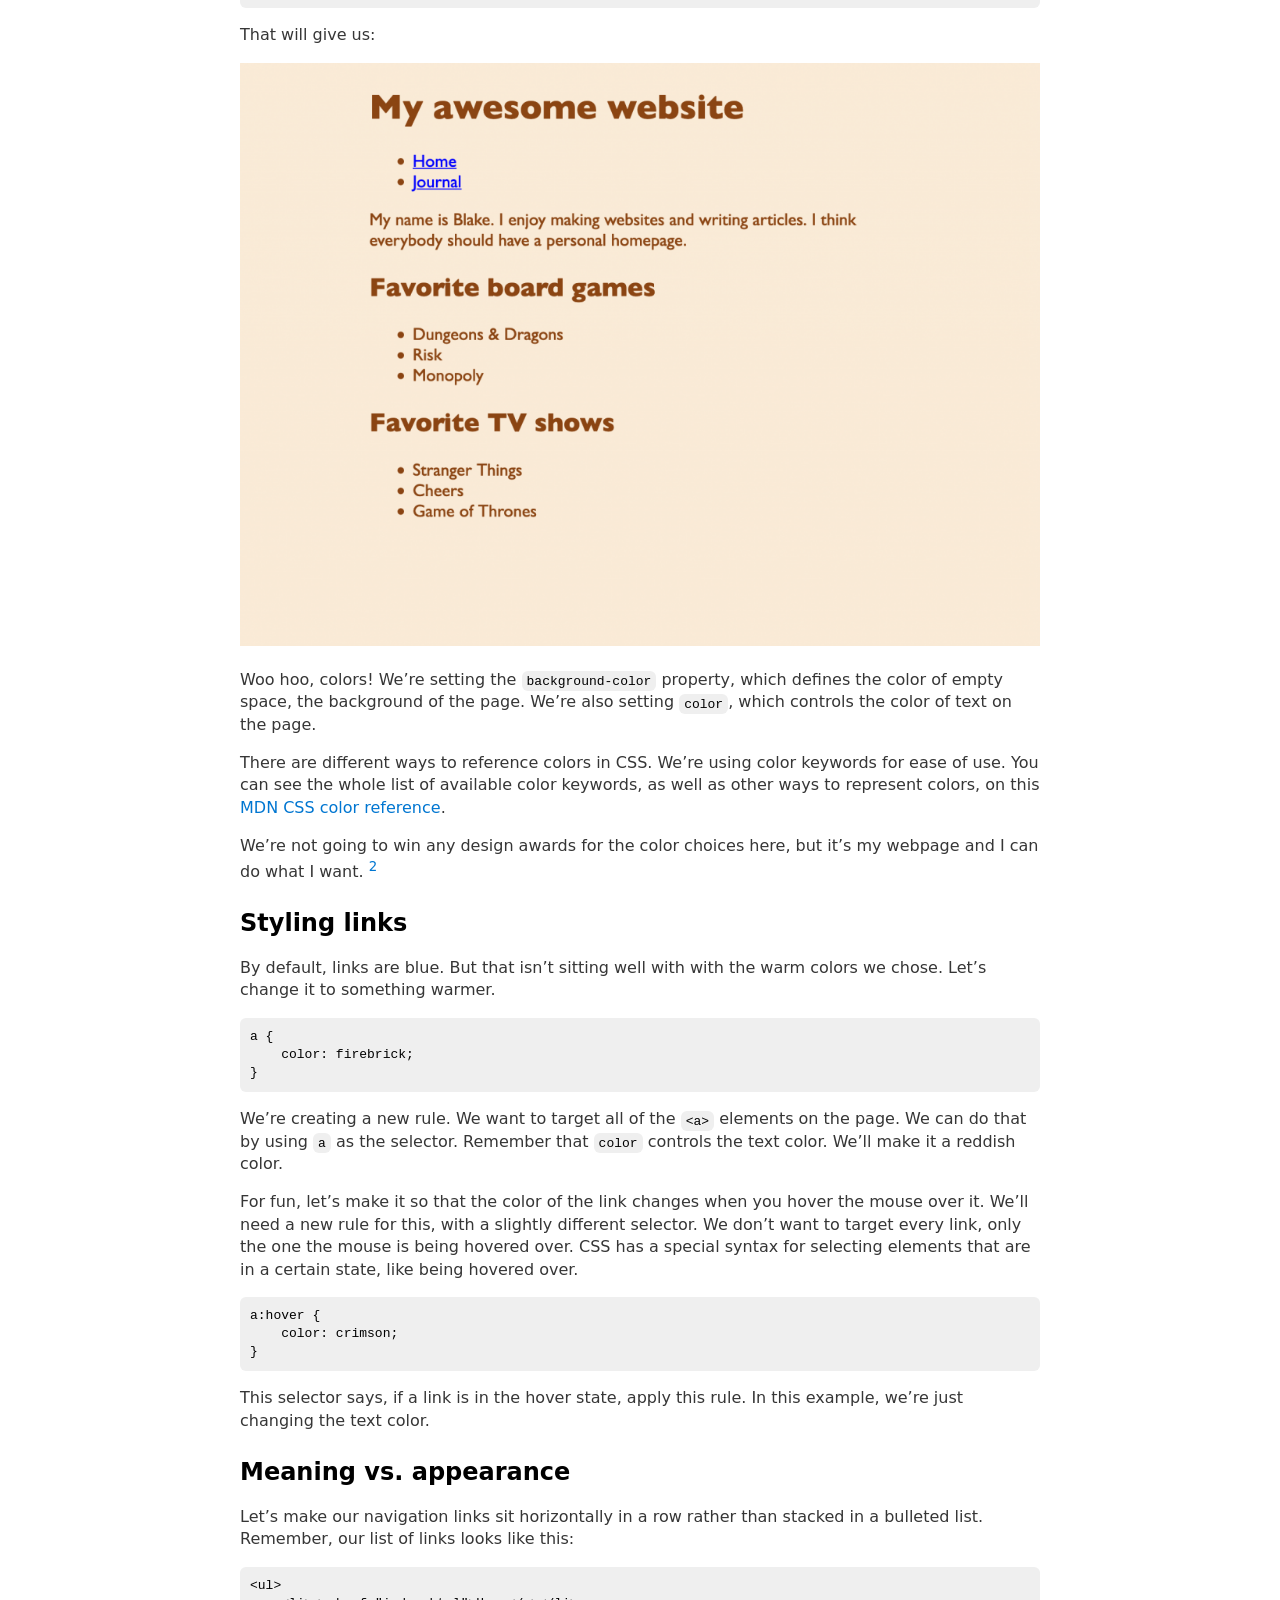
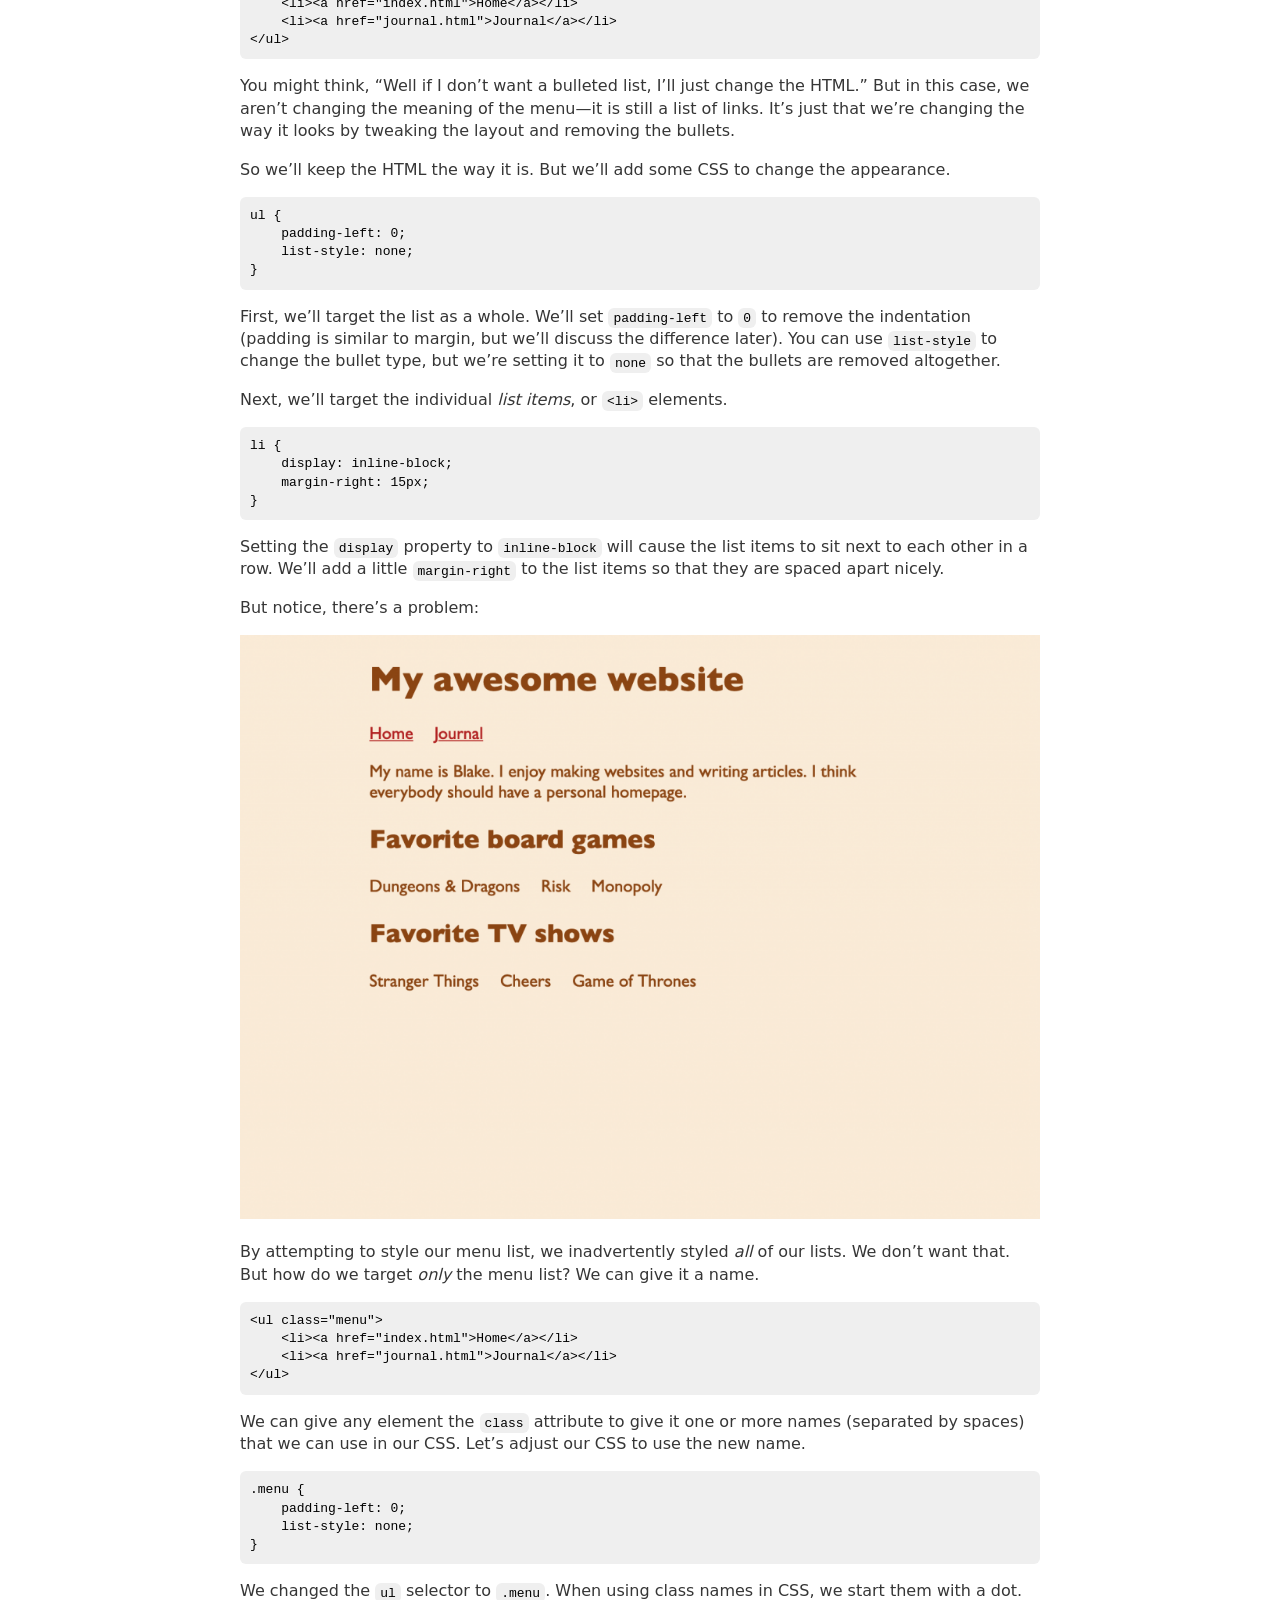
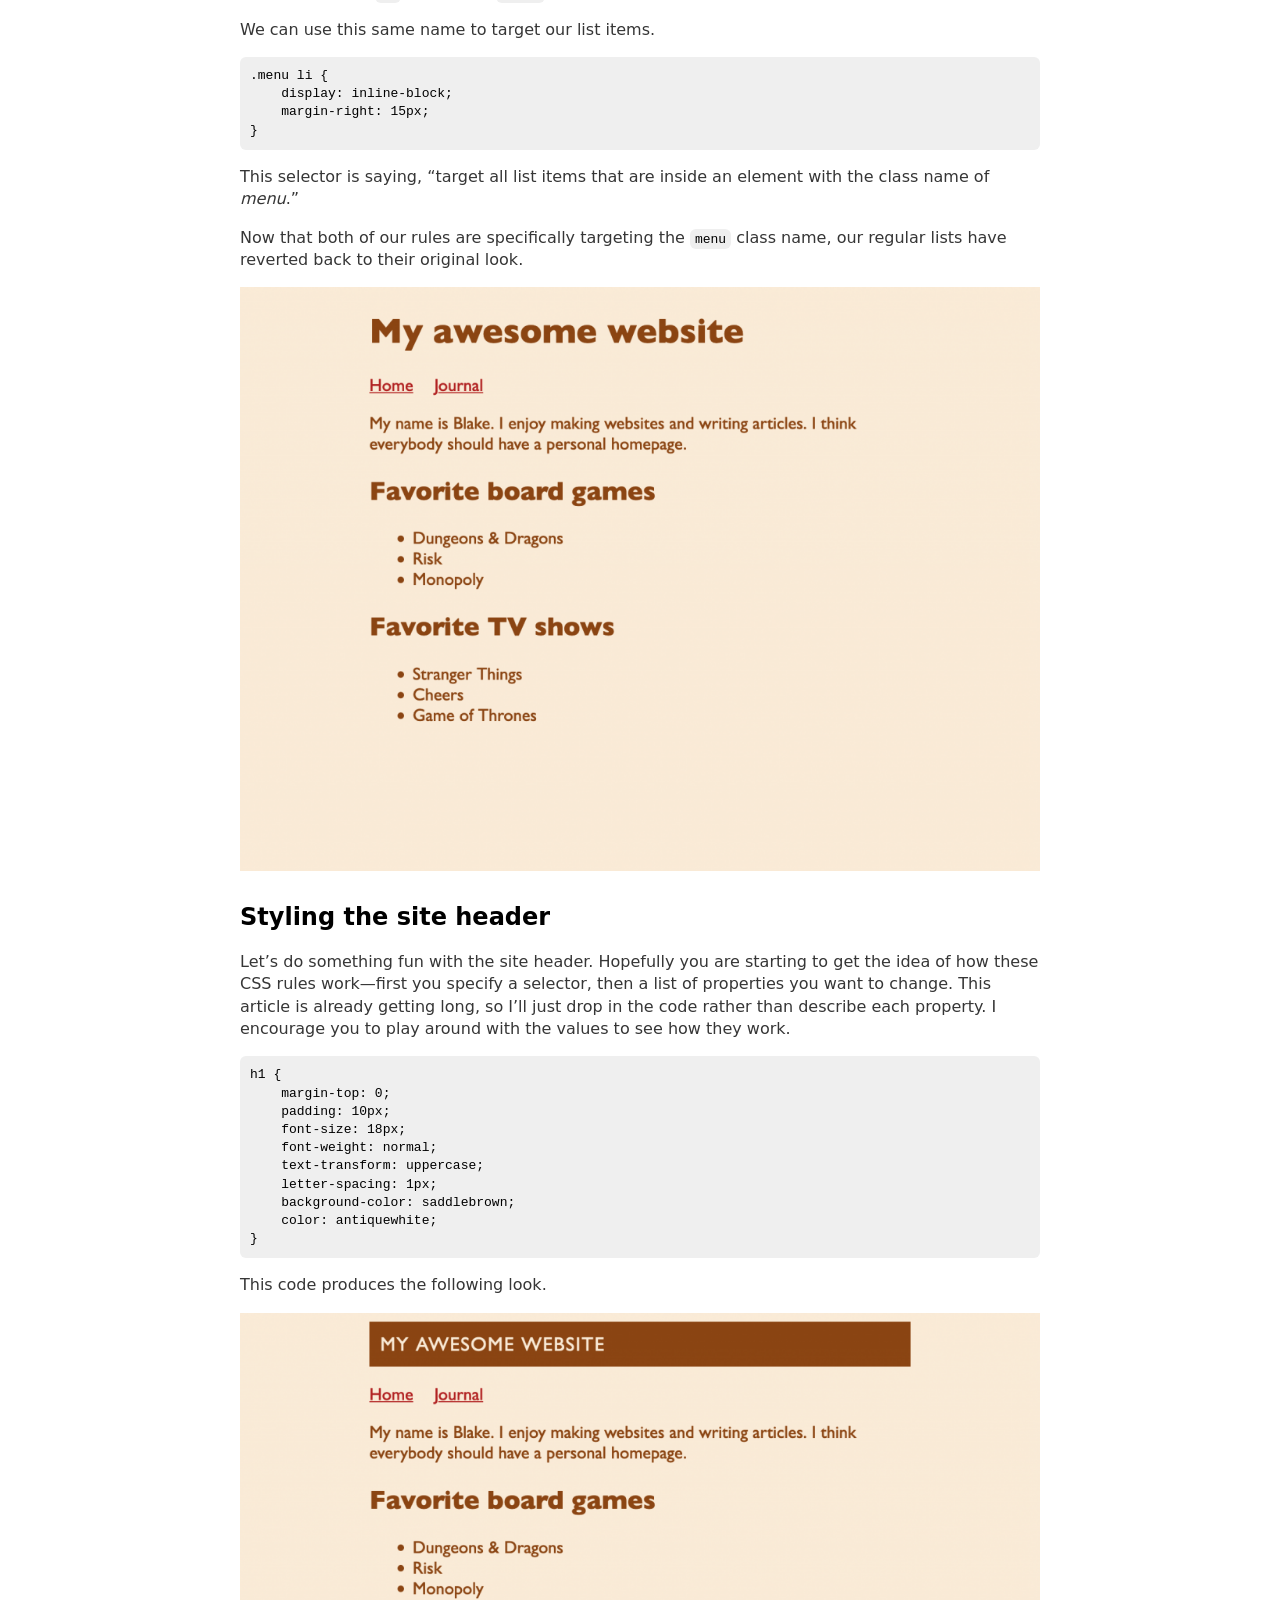
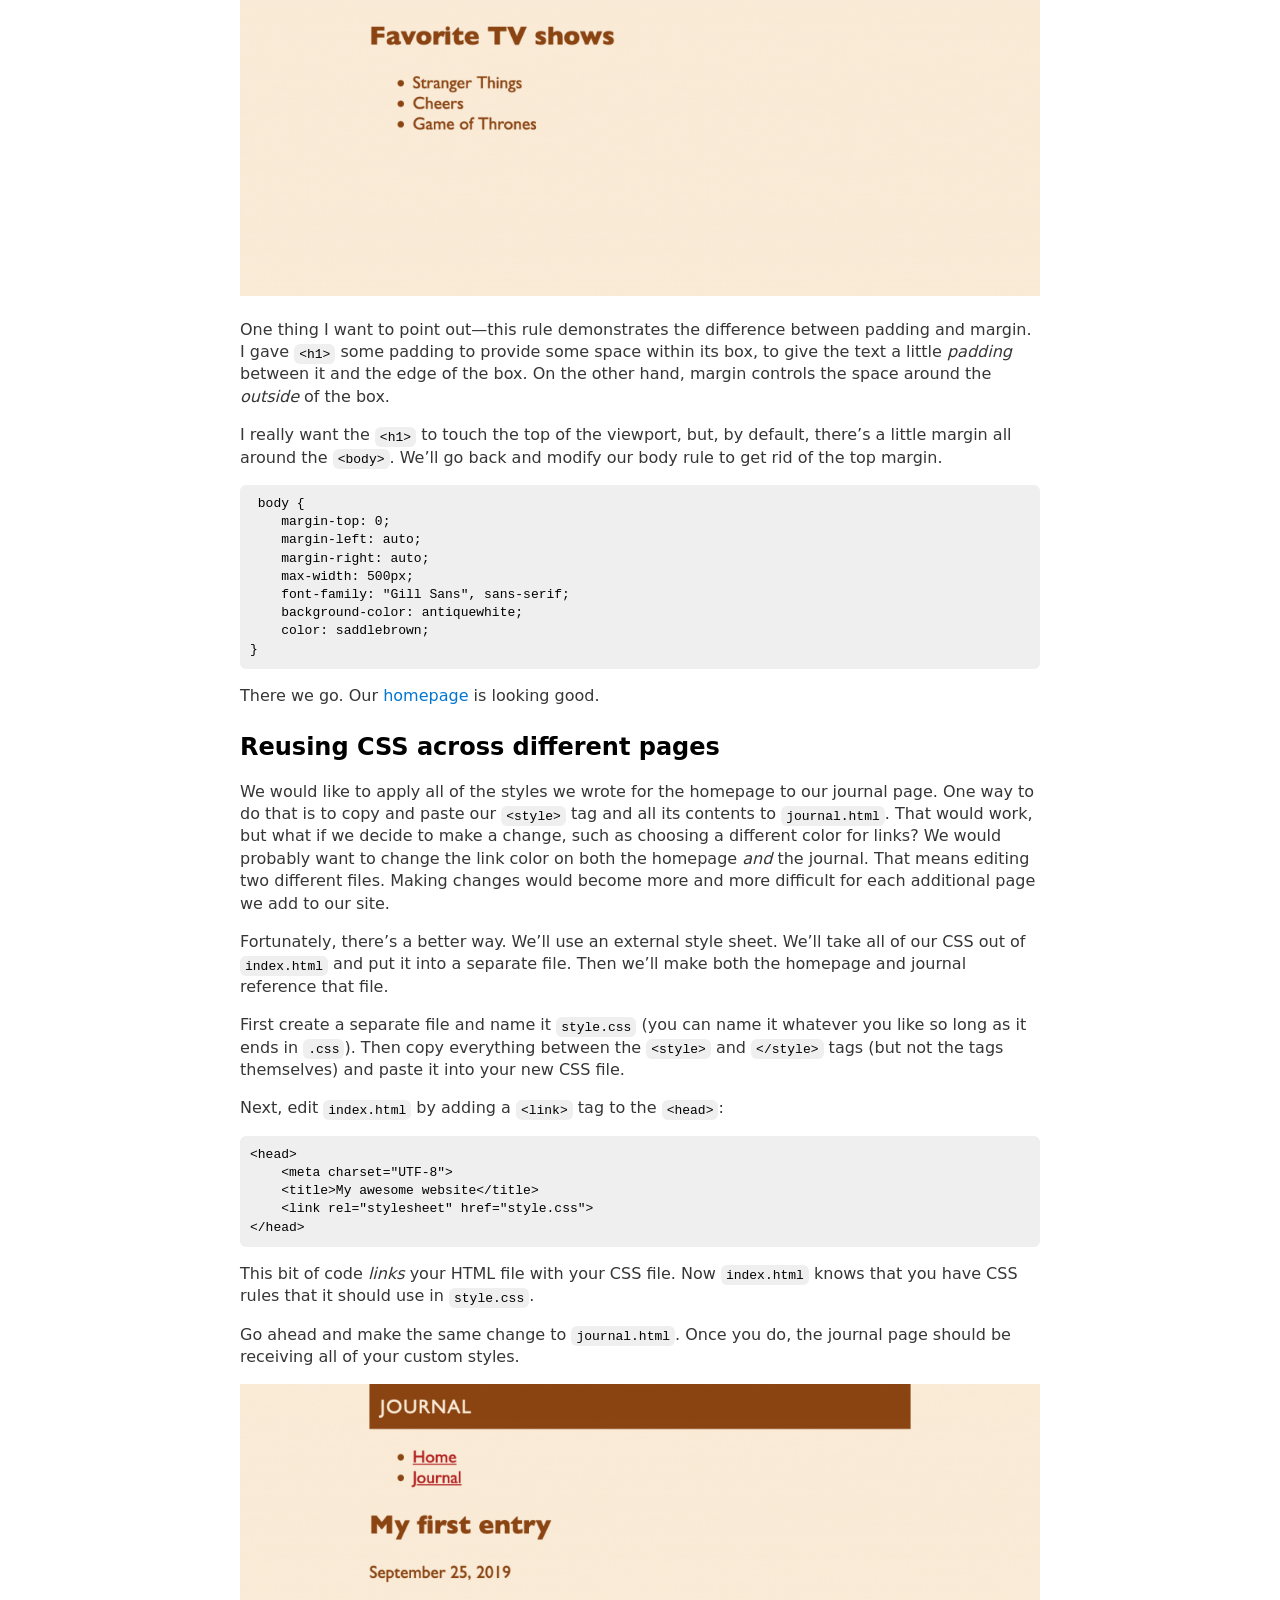
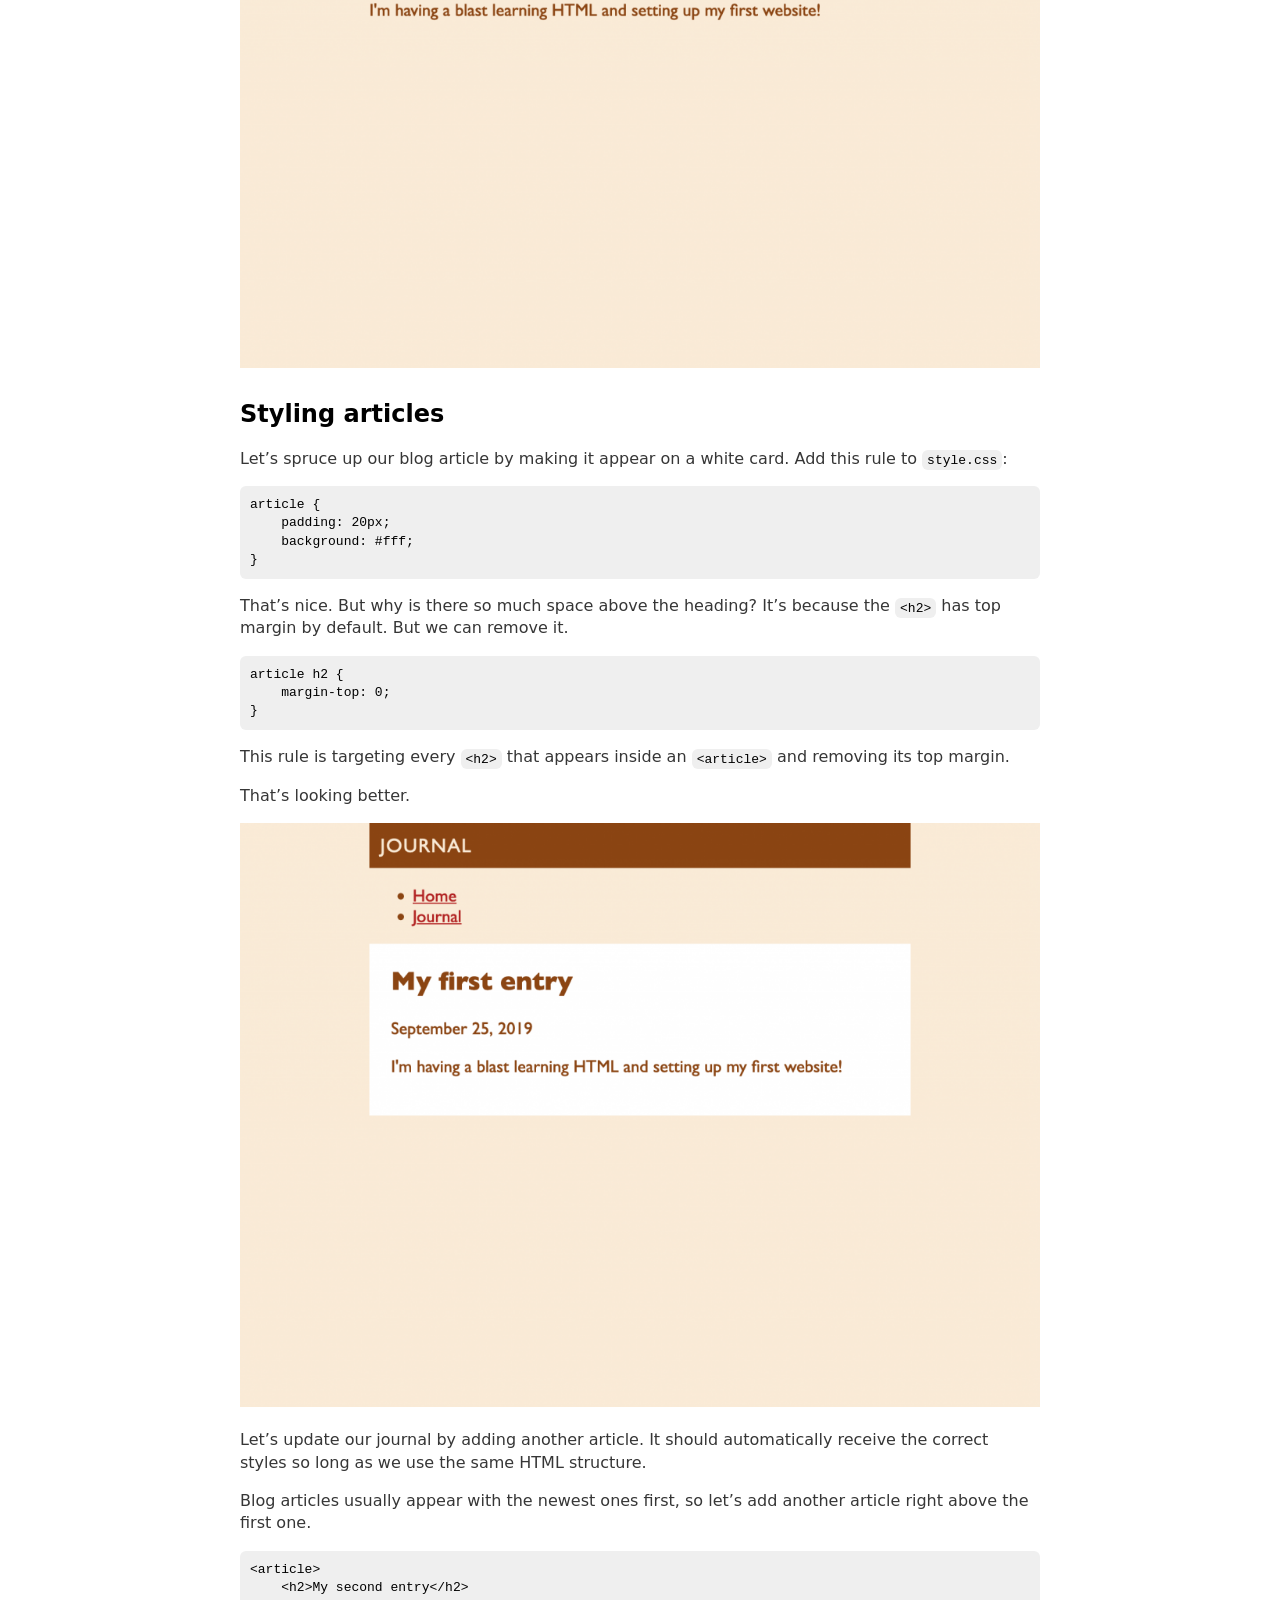
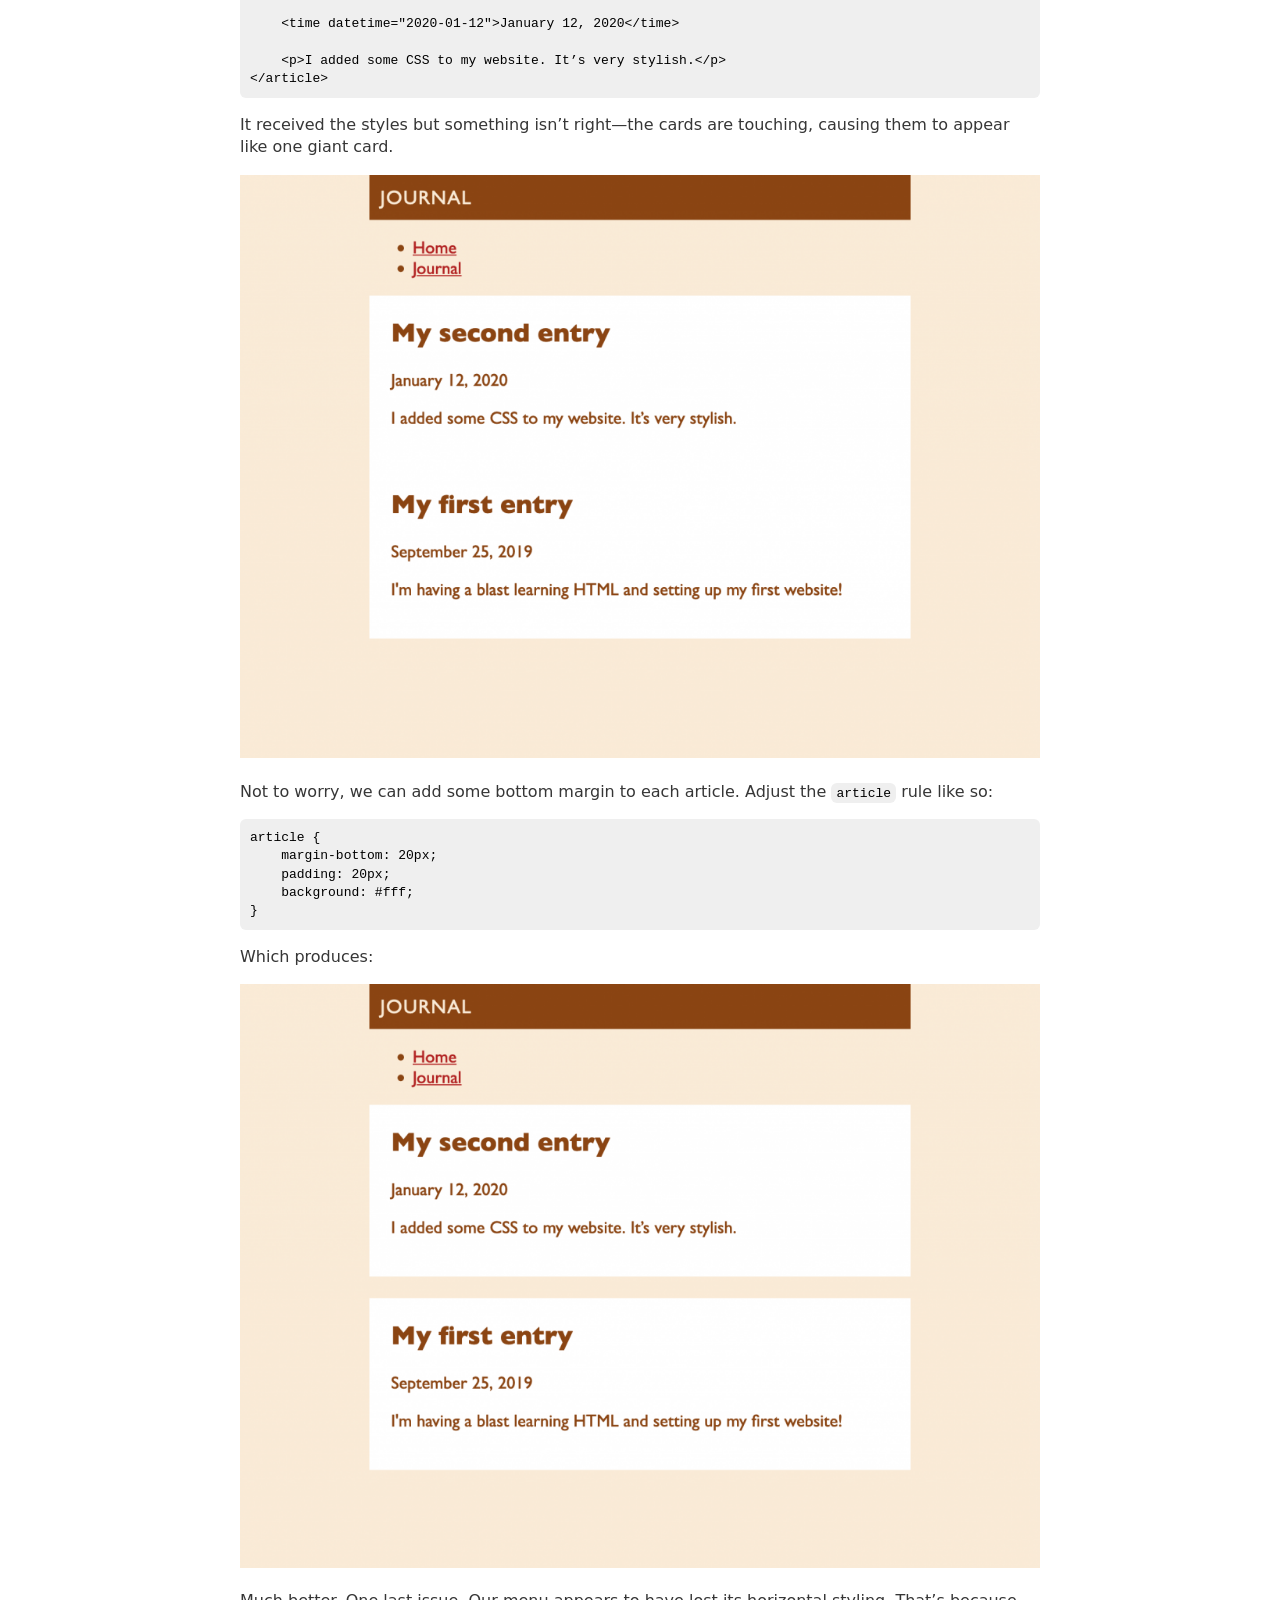
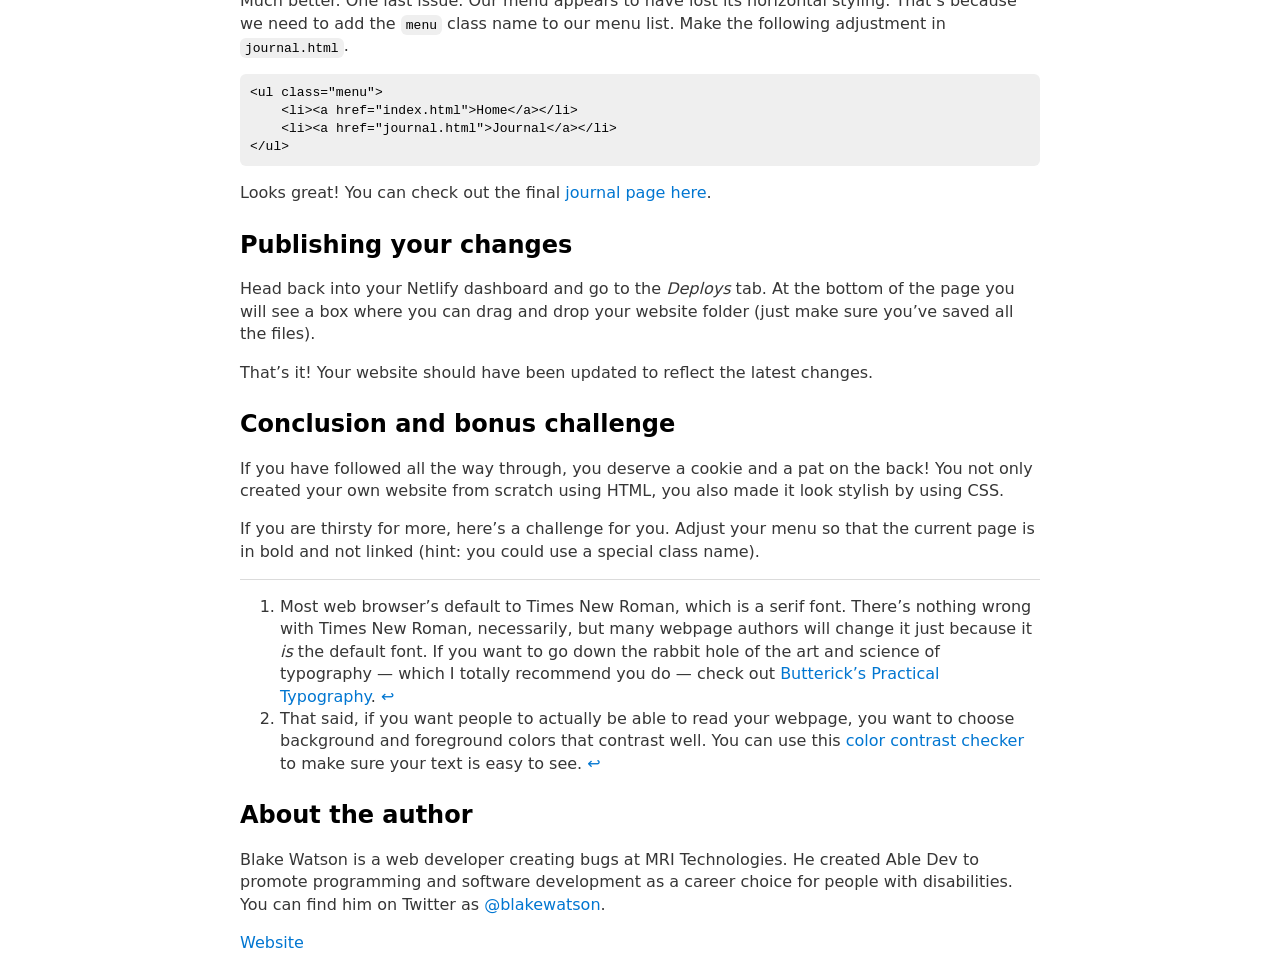
<file: styling-your-first-webpage-with-css/index.html>
<!DOCTYPE html>

<html lang="en">
  <head>
    <meta charset="utf-8" />
    <meta name="viewport" content="initial-scale=1, width=device-width" />
    <title>Styling your first webpage with CSS</title>
    <link rel="stylesheet" href="/assets/css/style.css" />
  </head>

  <body>
    <nav>
      <a href="/">&larr; Back to post list</a>
    </nav>
    
    <main id="content">
      <article
        class="post-67 post type-post status-publish format-standard hentry category-design category-tutorial category-web-dev"
      >
        <h1>Styling your first webpage with&nbsp;CSS</h1>

        <p class="byline">
          <span class="by">By</span>
          Blake Watson · January 13, 2020
        </p>

        <p style="margin-block: 2rem; font-size: 1.25rem">
          <strong>Update April 2026:</strong> A more beginner friendly and
          comprehensive version of this tutorial now exists. I wrote a free web
          book called <a href="https://htmlforpeople.com/">HTML for People</a>.
          In particular, there is a bonus chapter called <a
          href="https://htmlforpeople.com/css-basics/">CSS Basics</a> that
          covers these concepts. Check it out.
        </p>

        <p><em>This article is part of a series:</em></p>
        <ul>
          <li>
            <em
              ><a href="/your-first-webpage-with-html-and-netlify/"
                >Your first webpage with HTML and Netlify</a
              ></em
            >
          </li>
          <li><em>Styling your first webpage with CSS</em> (you are here)</li>
        </ul>
        <p>
          If you’ve followed along, then you’ve created your very own webpage
          using HTML and put it on the web using
          <a href="https://www.netlify.com/">Netlify</a>. You probably noticed
          that it’s very plain-looking. That’s because we haven’t specified how
          anything should look. By default, the browser applies some basic
          styles—headings are big and bold, lists are indented, links are blue
          and underlined.
        </p>
        <p>
          These default styles get the point across and make the site usable,
          but we could definitely make some improvements and use our own sense
          of style to add some personality. Design on the web is a big,
          wonderful world, with many resources to help yourself learn and
          improve. Here’s a
          <a href="https://hellowebbooks.com/learn-design/"
            >great book on web design</a
          >
          made for non-designers.
        </p>
        <p><span id="more-67"></span></p>
        <p>
          That said, for this article, we’re going to keep things simple and
          focus more on how to write CSS than how to create a great design. As
          you get better at HTML and CSS, you will be able to do more and you
          will need to follow design principles to keep your websites from
          becoming cluttered and chaotic. Fortunately, our site only has a
          little content.
        </p>
        <p>
          As a reminder, here’s an example of the
          <a href="https://able-dev-example.netlify.com/">unstyled website</a>
          we created in the last article.
        </p>
        <p>
          If you want see what styles we’ll be adding to this page, check out
          the
          <a href="https://able-dev-example-css.netlify.com/"
            >styled version of the website</a
          >.
        </p>
        <h2>The <code>&lt;style&gt;</code> tag</h2>
        <p>
          CSS, or <em>Cascading Style Sheets</em>, is the language that we use
          to describe the appearance of our webpages. Any CSS styles that we add
          get applied to our webpage <em>in addition</em> to the basic styling
          that the web browser has already supplied.
        </p>
        <p>
          Where do we write CSS? Well, remember that our
          <code>index.html</code> document contains a
          <code>&lt;head&gt;</code> section that has information about the page
          that is invisible to the user.
        </p>
        <pre><code class="language-html hljs xml"><span class="hljs-meta">&lt;!DOCTYPE <span class="hljs-meta-keyword">html</span>&gt;</span>
<span class="hljs-tag">&lt;<span class="hljs-name">html</span>&gt;</span>
    <span class="hljs-tag">&lt;<span class="hljs-name">head</span>&gt;</span>
        <span class="hljs-tag">&lt;<span class="hljs-name">meta</span> <span class="hljs-attr">charset</span>=<span class="hljs-string">"UTF-8"</span>&gt;</span>
        <span class="hljs-tag">&lt;<span class="hljs-name">title</span>&gt;</span>My awesome website<span class="hljs-tag">&lt;/<span class="hljs-name">title</span>&gt;</span>
    <span class="hljs-tag">&lt;/<span class="hljs-name">head</span>&gt;</span>
    <span class="hljs-tag">&lt;<span class="hljs-name">body</span>&gt;</span>
        <span class="hljs-tag">&lt;<span class="hljs-name">h1</span>&gt;</span>My awesome website<span class="hljs-tag">&lt;/<span class="hljs-name">h1</span>&gt;</span>

        <span class="hljs-tag">&lt;<span class="hljs-name">ul</span> <span class="hljs-attr">class</span>=<span class="hljs-string">"menu"</span>&gt;</span>
            <span class="hljs-tag">&lt;<span class="hljs-name">li</span>&gt;</span><span class="hljs-tag">&lt;<span class="hljs-name">a</span> <span class="hljs-attr">href</span>=<span class="hljs-string">"index.html"</span>&gt;</span>Home<span class="hljs-tag">&lt;/<span class="hljs-name">a</span>&gt;</span><span class="hljs-tag">&lt;/<span class="hljs-name">li</span>&gt;</span>
            <span class="hljs-tag">&lt;<span class="hljs-name">li</span>&gt;</span><span class="hljs-tag">&lt;<span class="hljs-name">a</span> <span class="hljs-attr">href</span>=<span class="hljs-string">"journal.html"</span>&gt;</span>Journal<span class="hljs-tag">&lt;/<span class="hljs-name">a</span>&gt;</span><span class="hljs-tag">&lt;/<span class="hljs-name">li</span>&gt;</span>
        <span class="hljs-tag">&lt;/<span class="hljs-name">ul</span>&gt;</span>

        <span class="hljs-tag">&lt;<span class="hljs-name">p</span>&gt;</span>My name is Blake. I enjoy making websites and writing articles. I think everybody should have a personal homepage.<span class="hljs-tag">&lt;/<span class="hljs-name">p</span>&gt;</span>

        <span class="hljs-tag">&lt;<span class="hljs-name">h2</span>&gt;</span>Favorite board games<span class="hljs-tag">&lt;/<span class="hljs-name">h2</span>&gt;</span>

        <span class="hljs-tag">&lt;<span class="hljs-name">ul</span>&gt;</span>
            <span class="hljs-tag">&lt;<span class="hljs-name">li</span>&gt;</span>Dungeons &amp; Dragons<span class="hljs-tag">&lt;/<span class="hljs-name">li</span>&gt;</span>
            <span class="hljs-tag">&lt;<span class="hljs-name">li</span>&gt;</span>Risk<span class="hljs-tag">&lt;/<span class="hljs-name">li</span>&gt;</span>
            <span class="hljs-tag">&lt;<span class="hljs-name">li</span>&gt;</span>Monopoly<span class="hljs-tag">&lt;/<span class="hljs-name">li</span>&gt;</span>
        <span class="hljs-tag">&lt;/<span class="hljs-name">ul</span>&gt;</span>

        <span class="hljs-tag">&lt;<span class="hljs-name">h2</span>&gt;</span>Favorite TV shows<span class="hljs-tag">&lt;/<span class="hljs-name">h2</span>&gt;</span>

        <span class="hljs-tag">&lt;<span class="hljs-name">ul</span>&gt;</span>
            <span class="hljs-tag">&lt;<span class="hljs-name">li</span>&gt;</span>Stranger Things<span class="hljs-tag">&lt;/<span class="hljs-name">li</span>&gt;</span>
            <span class="hljs-tag">&lt;<span class="hljs-name">li</span>&gt;</span>Cheers<span class="hljs-tag">&lt;/<span class="hljs-name">li</span>&gt;</span>
            <span class="hljs-tag">&lt;<span class="hljs-name">li</span>&gt;</span>Game of Thrones<span class="hljs-tag">&lt;/<span class="hljs-name">li</span>&gt;</span>
        <span class="hljs-tag">&lt;/<span class="hljs-name">ul</span>&gt;</span>
    <span class="hljs-tag">&lt;/<span class="hljs-name">body</span>&gt;</span>
<span class="hljs-tag">&lt;/<span class="hljs-name">html</span>&gt;</span>
</code></pre>
        <p>
          We can add a <code>&lt;style&gt;</code> tag inside the
          <code>&lt;head&gt;</code> tag that will contain all of our CSS code.
        </p>
        <pre><code class="language-html hljs xml"><span class="hljs-tag">&lt;<span class="hljs-name">head</span>&gt;</span>
    <span class="hljs-tag">&lt;<span class="hljs-name">meta</span> <span class="hljs-attr">charset</span>=<span class="hljs-string">"UTF-8"</span>&gt;</span>
    <span class="hljs-tag">&lt;<span class="hljs-name">title</span>&gt;</span>My awesome website<span class="hljs-tag">&lt;/<span class="hljs-name">title</span>&gt;</span>
    <span class="hljs-tag">&lt;<span class="hljs-name">style</span>&gt;</span><span class="css">
        ..<span class="hljs-selector-class">.CSS</span> <span class="hljs-selector-tag">code</span> <span class="hljs-selector-tag">goes</span> <span class="hljs-selector-tag">here</span>...
    </span><span class="hljs-tag">&lt;/<span class="hljs-name">style</span>&gt;</span>
<span class="hljs-tag">&lt;/<span class="hljs-name">head</span>&gt;</span>
</code></pre>
        <p>Great, let’s write our first CSS rule.</p>
        <pre><code class="language-html hljs xml"><span class="hljs-tag">&lt;<span class="hljs-name">style</span>&gt;</span><span class="css">
    <span class="hljs-selector-tag">body</span> {
        <span class="hljs-attribute">font-family</span>: <span class="hljs-string">"Gill Sans"</span>, sans-serif;
    }
</span><span class="hljs-tag">&lt;/<span class="hljs-name">style</span>&gt;</span>
</code></pre>
        <p>
          This rule changes the font of everything inside the
          <code>&lt;body&gt;</code> tag to Gill Sans, if available on the user’s
          device. If not, it tells the browser to use a default sans-serif font.
          <sup id="fnref-67-1"
            ><a href="#fn-67-1" class="jetpack-footnote">1</a></sup
          >
        </p>
        <p>
          Save the file and open it up in a web browser (File &gt; Open File…).
        </p>
        <h2>Anatomy of a CSS rule</h2>
        <p>
          Let’s look a little more closely at what we did in that example.
          Here’s the code again (from now on I’m omitting the
          <code>&lt;style&gt;</code> tag in these samples, but that is where the
          CSS code lives for now).
        </p>
        <pre><code class="language-css hljs"><span class="hljs-selector-tag">body</span> {
    <span class="hljs-attribute">font-family</span>: <span class="hljs-string">"Gill Sans"</span>, sans-serif;
}
</code></pre>
        <p>
          That first bit, <code>body</code>, is called a <em>selector</em>. You
          might say it <em>selects</em> the parts of your page you wish to
          style.
        </p>
        <p>
          The line inside the braces (<code>{}</code>) is a
          <em>property</em> and <em>value</em>. The property in this example is
          <code>font-family</code>, which controls what font you want to use.
          The value is <code>"Gill Sans", sans-serif</code>, which tells the
          browser, “I would like to use Gill Sans but if the user doesn’t have
          it, use any sans-serif you have.” Note that a <code>;</code> goes at
          the end of the property/value line.
        </p>
        <p>
          You can add multiple properties to a rule. For example, let’s make the
          width of our page more narrow so that users with wide screens don’t
          have to follow the text all the way across the screen.
        </p>
        <pre><code class="language-css hljs"><span class="hljs-selector-tag">body</span> {
    <span class="hljs-attribute">max-width</span>: <span class="hljs-number">500px</span>;
    <span class="hljs-attribute">font-family</span>: <span class="hljs-string">"Gill Sans"</span>, sans-serif;
}
</code></pre>
        <p>
          We just set the <code>max-width</code> property of the
          <code>body</code> to be <code>500px</code>. That means the width of
          our page will never exceed 500 pixels in width. Any text that would go
          beyond that width will instead be wrapped around to the next line.
        </p>
        <p>
          It doesn’t really matter what order the properties go in, but I have
          my own preferences I tend to follow. The important thing is that,
          whatever ordering scheme you decide on, you be consistent.
        </p>
        <p>
          As you can probably imagine, there are quite a few properties that you
          can use. In time, you will begin to remember the common ones offhand.
          But if you aren’t sure what property you need or you just want to see
          what’s available, check out the
          <a
            href="https://developer.mozilla.org/en-US/docs/Web/CSS/Reference#Keyword_index"
            >MDN CSS Reference</a
          >
          (it’s a long list, but remember that you only need a handful for
          now—there’s no need to memorize this list.
        </p>
        <h2>Adding more styles to the page</h2>
        <p>Let’s look at our styling progress up to now.</p>
        <p>
          <img
            src="/assets/uploads/2020/01/Screenshot_2020-01-12-My-awesome-website-1024x747.png"
            alt="A screenshot of the webpage with the font changed and the body width narrowed, aligned toward the left side of the window."
            class="alignnone size-large wp-image-77"
            srcset="
              /assets/uploads/2020/01/Screenshot_2020-01-12-My-awesome-website-1024x747.png 1024w,
              /assets/uploads/2020/01/Screenshot_2020-01-12-My-awesome-website-300x219.png   300w,
              /assets/uploads/2020/01/Screenshot_2020-01-12-My-awesome-website-768x560.png   768w,
              /assets/uploads/2020/01/Screenshot_2020-01-12-My-awesome-website.png          1478w
            "
            sizes="(max-width: 1024px) 100vw, 1024px"
            width="1024"
            height="747"
          />
        </p>
        <p>
          So far, so good. But we should probably make the page a bit more
          centered so that people with wide screens don’t have to stare off to
          the left side so much.
        </p>
        <p>
          We’re going to use the <code>margin</code> property, which controls
          the space around an element. Specifically, we’re using
          <code>maring-left</code> and <code>margin-right</code>, like this:
        </p>
        <pre><code class="language-css hljs"><span class="hljs-selector-tag">body</span> {
    <span class="hljs-attribute">margin-left</span>: auto;
    <span class="hljs-attribute">margin-right</span>: auto;
    <span class="hljs-attribute">max-width</span>: <span class="hljs-number">500px</span>;
    <span class="hljs-attribute">font-family</span>: <span class="hljs-string">"Gill Sans"</span>, sans-serif;
}
</code></pre>
        <p>
          We could have specified a pixel value here, but by using the
          <code>auto</code> keyword, we’re telling the browser that we want an
          even amount of margin to the left and right of the page. The result is
          that the page is centered in the browser window.
        </p>
        <p>
          <img
            src="/assets/uploads/2020/01/Screenshot_2020-01-12-My-awesome-website1-1024x747.png"
            alt="Screenshot showing that the webpage is centered within the window."
            class="alignnone size-large wp-image-76"
            srcset="
              /assets/uploads/2020/01/Screenshot_2020-01-12-My-awesome-website1-1024x747.png 1024w,
              /assets/uploads/2020/01/Screenshot_2020-01-12-My-awesome-website1-300x219.png   300w,
              /assets/uploads/2020/01/Screenshot_2020-01-12-My-awesome-website1-768x560.png   768w,
              /assets/uploads/2020/01/Screenshot_2020-01-12-My-awesome-website1.png          1478w
            "
            sizes="(max-width: 1024px) 100vw, 1024px"
            width="1024"
            height="747"
          />
        </p>
        <p>Okay, cool. Let’s try changing some colors.</p>
        <pre><code class="language-css hljs"><span class="hljs-selector-tag">body</span> {
    <span class="hljs-attribute">margin-left</span>: auto;
    <span class="hljs-attribute">margin-right</span>: auto;
    <span class="hljs-attribute">max-width</span>: <span class="hljs-number">500px</span>;
    <span class="hljs-attribute">font-family</span>: <span class="hljs-string">"Gill Sans"</span>, sans-serif;
    <span class="hljs-attribute">background-color</span>: antiquewhite;
    <span class="hljs-attribute">color</span>: saddlebrown;
}
</code></pre>
        <p>That will give us:</p>
        <p>
          <img
            src="/assets/uploads/2020/01/Screen-Shot-2020-01-12-at-22.04.17-1024x747.png"
            alt="Screenshot of webpage showing the colors applied."
            class="alignnone size-large wp-image-81"
            srcset="
              /assets/uploads/2020/01/Screen-Shot-2020-01-12-at-22.04.17-1024x747.png 1024w,
              /assets/uploads/2020/01/Screen-Shot-2020-01-12-at-22.04.17-300x219.png   300w,
              /assets/uploads/2020/01/Screen-Shot-2020-01-12-at-22.04.17-768x560.png   768w,
              /assets/uploads/2020/01/Screen-Shot-2020-01-12-at-22.04.17.png          1478w
            "
            sizes="(max-width: 1024px) 100vw, 1024px"
            width="1024"
            height="747"
          />
        </p>
        <p>
          Woo hoo, colors! We’re setting the
          <code>background-color</code> property, which defines the color of
          empty space, the background of the page. We’re also setting
          <code>color</code>, which controls the color of text on the page.
        </p>
        <p>
          There are different ways to reference colors in CSS. We’re using color
          keywords for ease of use. You can see the whole list of available
          color keywords, as well as other ways to represent colors, on this
          <a href="https://developer.mozilla.org/en-US/docs/Web/CSS/color_value"
            >MDN CSS color reference</a
          >.
        </p>
        <p>
          We’re not going to win any design awards for the color choices here,
          but it’s my webpage and I can do what I want.
          <sup id="fnref-67-2"
            ><a href="#fn-67-2" class="jetpack-footnote">2</a></sup
          >
        </p>
        <h2>Styling links</h2>
        <p>
          By default, links are blue. But that isn’t sitting well with with the
          warm colors we chose. Let’s change it to something warmer.
        </p>
        <pre><code class="language-css hljs"><span class="hljs-selector-tag">a</span> {
    <span class="hljs-attribute">color</span>: firebrick;
}
</code></pre>
        <p>
          We’re creating a new rule. We want to target all of the
          <code>&lt;a&gt;</code> elements on the page. We can do that by using
          <code>a</code> as the selector. Remember that
          <code>color</code> controls the text color. We’ll make it a reddish
          color.
        </p>
        <p>
          For fun, let’s make it so that the color of the link changes when you
          hover the mouse over it. We’ll need a new rule for this, with a
          slightly different selector. We don’t want to target every link, only
          the one the mouse is being hovered over. CSS has a special syntax for
          selecting elements that are in a certain state, like being hovered
          over.
        </p>
        <pre><code class="language-css hljs"><span class="hljs-selector-tag">a</span><span class="hljs-selector-pseudo">:hover</span> {
    <span class="hljs-attribute">color</span>: crimson;
}
</code></pre>
        <p>
          This selector says, if a link is in the hover state, apply this rule.
          In this example, we’re just changing the text color.
        </p>
        <h2>Meaning vs. appearance</h2>
        <p>
          Let’s make our navigation links sit horizontally in a row rather than
          stacked in a bulleted list. Remember, our list of links looks like
          this:
        </p>
        <pre><code class="language-html hljs xml"><span class="hljs-tag">&lt;<span class="hljs-name">ul</span>&gt;</span>
    <span class="hljs-tag">&lt;<span class="hljs-name">li</span>&gt;</span><span class="hljs-tag">&lt;<span class="hljs-name">a</span> <span class="hljs-attr">href</span>=<span class="hljs-string">"index.html"</span>&gt;</span>Home<span class="hljs-tag">&lt;/<span class="hljs-name">a</span>&gt;</span><span class="hljs-tag">&lt;/<span class="hljs-name">li</span>&gt;</span>
    <span class="hljs-tag">&lt;<span class="hljs-name">li</span>&gt;</span><span class="hljs-tag">&lt;<span class="hljs-name">a</span> <span class="hljs-attr">href</span>=<span class="hljs-string">"journal.html"</span>&gt;</span>Journal<span class="hljs-tag">&lt;/<span class="hljs-name">a</span>&gt;</span><span class="hljs-tag">&lt;/<span class="hljs-name">li</span>&gt;</span>
<span class="hljs-tag">&lt;/<span class="hljs-name">ul</span>&gt;</span>
</code></pre>
        <p>
          You might think, “Well if I don’t want a bulleted list, I’ll just
          change the HTML.” But in this case, we aren’t changing the meaning of
          the menu—it is still a list of links. It’s just that we’re changing
          the way it looks by tweaking the layout and removing the bullets.
        </p>
        <p>
          So we’ll keep the HTML the way it is. But we’ll add some CSS to change
          the appearance.
        </p>
        <pre><code class="language-css hljs"><span class="hljs-selector-tag">ul</span> {
    <span class="hljs-attribute">padding-left</span>: <span class="hljs-number">0</span>;
    <span class="hljs-attribute">list-style</span>: none;
}
</code></pre>
        <p>
          First, we’ll target the list as a whole. We’ll set
          <code>padding-left</code> to <code>0</code> to remove the indentation
          (padding is similar to margin, but we’ll discuss the difference
          later). You can use <code>list-style</code> to change the bullet type,
          but we’re setting it to <code>none</code> so that the bullets are
          removed altogether.
        </p>
        <p>
          Next, we’ll target the individual <em>list items</em>, or
          <code>&lt;li&gt;</code> elements.
        </p>
        <pre><code class="language-css hljs"><span class="hljs-selector-tag">li</span> {
    <span class="hljs-attribute">display</span>: inline-block;
    <span class="hljs-attribute">margin-right</span>: <span class="hljs-number">15px</span>;
}
</code></pre>
        <p>
          Setting the <code>display</code> property to
          <code>inline-block</code> will cause the list items to sit next to
          each other in a row. We’ll add a little <code>margin-right</code> to
          the list items so that they are spaced apart nicely.
        </p>
        <p>But notice, there’s a problem:</p>
        <p>
          <img
            src="/assets/uploads/2020/01/Screenshot_2020-01-12-My-awesome-website2-1024x747.png"
            alt="Screenshot of webpage showing the menu links sitting horizontally in a row. The page has two other lists which are now also sitting horizontally without bullets."
            class="alignnone size-large wp-image-75"
            srcset="
              /assets/uploads/2020/01/Screenshot_2020-01-12-My-awesome-website2-1024x747.png 1024w,
              /assets/uploads/2020/01/Screenshot_2020-01-12-My-awesome-website2-300x219.png   300w,
              /assets/uploads/2020/01/Screenshot_2020-01-12-My-awesome-website2-768x560.png   768w,
              /assets/uploads/2020/01/Screenshot_2020-01-12-My-awesome-website2.png          1478w
            "
            sizes="(max-width: 1024px) 100vw, 1024px"
            width="1024"
            height="747"
          />
        </p>
        <p>
          By attempting to style our menu list, we inadvertently styled
          <em>all</em> of our lists. We don’t want that. But how do we target
          <em>only</em> the menu list? We can give it a name.
        </p>
        <pre><code class="language-html hljs xml"><span class="hljs-tag">&lt;<span class="hljs-name">ul</span> <span class="hljs-attr">class</span>=<span class="hljs-string">"menu"</span>&gt;</span>
    <span class="hljs-tag">&lt;<span class="hljs-name">li</span>&gt;</span><span class="hljs-tag">&lt;<span class="hljs-name">a</span> <span class="hljs-attr">href</span>=<span class="hljs-string">"index.html"</span>&gt;</span>Home<span class="hljs-tag">&lt;/<span class="hljs-name">a</span>&gt;</span><span class="hljs-tag">&lt;/<span class="hljs-name">li</span>&gt;</span>
    <span class="hljs-tag">&lt;<span class="hljs-name">li</span>&gt;</span><span class="hljs-tag">&lt;<span class="hljs-name">a</span> <span class="hljs-attr">href</span>=<span class="hljs-string">"journal.html"</span>&gt;</span>Journal<span class="hljs-tag">&lt;/<span class="hljs-name">a</span>&gt;</span><span class="hljs-tag">&lt;/<span class="hljs-name">li</span>&gt;</span>
<span class="hljs-tag">&lt;/<span class="hljs-name">ul</span>&gt;</span>
</code></pre>
        <p>
          We can give any element the <code>class</code> attribute to give it
          one or more names (separated by spaces) that we can use in our CSS.
          Let’s adjust our CSS to use the new name.
        </p>
        <pre><code class="language-css hljs"><span class="hljs-selector-class">.menu</span> {
    <span class="hljs-attribute">padding-left</span>: <span class="hljs-number">0</span>;
    <span class="hljs-attribute">list-style</span>: none;
}
</code></pre>
        <p>
          We changed the <code>ul</code> selector to <code>.menu</code>. When
          using class names in CSS, we start them with a dot.
        </p>
        <p>We can use this same name to target our list items.</p>
        <pre><code class="language-css hljs"><span class="hljs-selector-class">.menu</span> <span class="hljs-selector-tag">li</span> {
    <span class="hljs-attribute">display</span>: inline-block;
    <span class="hljs-attribute">margin-right</span>: <span class="hljs-number">15px</span>;
}
</code></pre>
        <p>
          This selector is saying, “target all list items that are inside an
          element with the class name of <em>menu</em>.”
        </p>
        <p>
          Now that both of our rules are specifically targeting the
          <code>menu</code> class name, our regular lists have reverted back to
          their original look.
        </p>
        <p>
          <img
            src="/assets/uploads/2020/01/Screenshot_2020-01-12-My-awesome-website3-1024x747.png"
            alt="Screenshot of the webpage showing the menu as a horizontal list without affecting the other lists on the page."
            class="alignnone size-large wp-image-74"
            srcset="
              /assets/uploads/2020/01/Screenshot_2020-01-12-My-awesome-website3-1024x747.png 1024w,
              /assets/uploads/2020/01/Screenshot_2020-01-12-My-awesome-website3-300x219.png   300w,
              /assets/uploads/2020/01/Screenshot_2020-01-12-My-awesome-website3-768x560.png   768w,
              /assets/uploads/2020/01/Screenshot_2020-01-12-My-awesome-website3.png          1478w
            "
            sizes="(max-width: 1024px) 100vw, 1024px"
            width="1024"
            height="747"
          />
        </p>
        <h2>Styling the site header</h2>
        <p>
          Let’s do something fun with the site header. Hopefully you are
          starting to get the idea of how these CSS rules work—first you specify
          a selector, then a list of properties you want to change. This article
          is already getting long, so I’ll just drop in the code rather than
          describe each property. I encourage you to play around with the values
          to see how they work.
        </p>
        <pre><code class="language-css hljs"><span class="hljs-selector-tag">h1</span> {
    <span class="hljs-attribute">margin-top</span>: <span class="hljs-number">0</span>;
    <span class="hljs-attribute">padding</span>: <span class="hljs-number">10px</span>;
    <span class="hljs-attribute">font-size</span>: <span class="hljs-number">18px</span>;
    <span class="hljs-attribute">font-weight</span>: normal;
    <span class="hljs-attribute">text-transform</span>: uppercase;
    <span class="hljs-attribute">letter-spacing</span>: <span class="hljs-number">1px</span>;
    <span class="hljs-attribute">background-color</span>: saddlebrown;
    <span class="hljs-attribute">color</span>: antiquewhite;
}
</code></pre>
        <p>This code produces the following look.</p>
        <p>
          <img
            src="/assets/uploads/2020/01/Screenshot_2020-01-12-My-awesome-website4-1024x747.png"
            alt="Screenshot of the webpage. The main heading now appears inside of a dark box with light, all-caps text."
            class="alignnone size-large wp-image-73"
            srcset="
              /assets/uploads/2020/01/Screenshot_2020-01-12-My-awesome-website4-1024x747.png 1024w,
              /assets/uploads/2020/01/Screenshot_2020-01-12-My-awesome-website4-300x219.png   300w,
              /assets/uploads/2020/01/Screenshot_2020-01-12-My-awesome-website4-768x560.png   768w,
              /assets/uploads/2020/01/Screenshot_2020-01-12-My-awesome-website4.png          1478w
            "
            sizes="(max-width: 1024px) 100vw, 1024px"
            width="1024"
            height="747"
          />
        </p>
        <p>
          One thing I want to point out—this rule demonstrates the difference
          between padding and margin. I gave <code>&lt;h1&gt;</code> some
          padding to provide some space within its box, to give the text a
          little <em>padding</em> between it and the edge of the box. On the
          other hand, margin controls the space around the <em>outside</em> of
          the box.
        </p>
        <p>
          I really want the <code>&lt;h1&gt;</code> to touch the top of the
          viewport, but, by default, there’s a little margin all around the
          <code>&lt;body&gt;</code>. We’ll go back and modify our body rule to
          get rid of the top margin.
        </p>
        <pre><code class="language-css hljs"> <span class="hljs-selector-tag">body</span> {
    <span class="hljs-attribute">margin-top</span>: <span class="hljs-number">0</span>;
    <span class="hljs-attribute">margin-left</span>: auto;
    <span class="hljs-attribute">margin-right</span>: auto;
    <span class="hljs-attribute">max-width</span>: <span class="hljs-number">500px</span>;
    <span class="hljs-attribute">font-family</span>: <span class="hljs-string">"Gill Sans"</span>, sans-serif;
    <span class="hljs-attribute">background-color</span>: antiquewhite;
    <span class="hljs-attribute">color</span>: saddlebrown;
}
</code></pre>
        <p>
          There we go. Our
          <a href="https://able-dev-example-css.netlify.com/">homepage</a> is
          looking good.
        </p>
        <h2>Reusing CSS across different pages</h2>
        <p>
          We would like to apply all of the styles we wrote for the homepage to
          our journal page. One way to do that is to copy and paste our
          <code>&lt;style&gt;</code> tag and all its contents to
          <code>journal.html</code>. That would work, but what if we decide to
          make a change, such as choosing a different color for links? We would
          probably want to change the link color on both the homepage
          <em>and</em> the journal. That means editing two different files.
          Making changes would become more and more difficult for each
          additional page we add to our site.
        </p>
        <p>
          Fortunately, there’s a better way. We’ll use an external style sheet.
          We’ll take all of our CSS out of <code>index.html</code> and put it
          into a separate file. Then we’ll make both the homepage and journal
          reference that file.
        </p>
        <p>
          First create a separate file and name it <code>style.css</code> (you
          can name it whatever you like so long as it ends in
          <code>.css</code>). Then copy everything between the
          <code>&lt;style&gt;</code> and <code>&lt;/style&gt;</code> tags (but
          not the tags themselves) and paste it into your new CSS file.
        </p>
        <p>
          Next, edit <code>index.html</code> by adding a
          <code>&lt;link&gt;</code> tag to the <code>&lt;head&gt;</code>:
        </p>
        <pre><code class="language-html hljs xml"><span class="hljs-tag">&lt;<span class="hljs-name">head</span>&gt;</span>
    <span class="hljs-tag">&lt;<span class="hljs-name">meta</span> <span class="hljs-attr">charset</span>=<span class="hljs-string">"UTF-8"</span>&gt;</span>
    <span class="hljs-tag">&lt;<span class="hljs-name">title</span>&gt;</span>My awesome website<span class="hljs-tag">&lt;/<span class="hljs-name">title</span>&gt;</span>
    <span class="hljs-tag">&lt;<span class="hljs-name">link</span> <span class="hljs-attr">rel</span>=<span class="hljs-string">"stylesheet"</span> <span class="hljs-attr">href</span>=<span class="hljs-string">"style.css"</span>&gt;</span>
<span class="hljs-tag">&lt;/<span class="hljs-name">head</span>&gt;</span>
</code></pre>
        <p>
          This bit of code <em>links</em> your HTML file with your CSS file. Now
          <code>index.html</code> knows that you have CSS rules that it should
          use in <code>style.css</code>.
        </p>
        <p>
          Go ahead and make the same change to <code>journal.html</code>. Once
          you do, the journal page should be receiving all of your custom
          styles.
        </p>
        <p>
          <img
            src="/assets/uploads/2020/01/Screenshot_2020-01-12-My-awesome-website5-1024x747.png"
            alt="Screenshot of the Journal page. The text and color styles from the homepage have also been applied to this page."
            class="alignnone size-large wp-image-72"
            srcset="
              /assets/uploads/2020/01/Screenshot_2020-01-12-My-awesome-website5-1024x747.png 1024w,
              /assets/uploads/2020/01/Screenshot_2020-01-12-My-awesome-website5-300x219.png   300w,
              /assets/uploads/2020/01/Screenshot_2020-01-12-My-awesome-website5-768x560.png   768w,
              /assets/uploads/2020/01/Screenshot_2020-01-12-My-awesome-website5.png          1478w
            "
            sizes="(max-width: 1024px) 100vw, 1024px"
            width="1024"
            height="747"
          />
        </p>
        <h2>Styling articles</h2>
        <p>
          Let’s spruce up our blog article by making it appear on a white card.
          Add this rule to <code>style.css</code>:
        </p>
        <pre><code class="language-css hljs"><span class="hljs-selector-tag">article</span> {
    <span class="hljs-attribute">padding</span>: <span class="hljs-number">20px</span>;
    <span class="hljs-attribute">background</span>: <span class="hljs-number">#fff</span>;
}
</code></pre>
        <p>
          That’s nice. But why is there so much space above the heading? It’s
          because the <code>&lt;h2&gt;</code> has top margin by default. But we
          can remove it.
        </p>
        <pre><code class="language-css hljs"><span class="hljs-selector-tag">article</span> <span class="hljs-selector-tag">h2</span> {
    <span class="hljs-attribute">margin-top</span>: <span class="hljs-number">0</span>;
}
</code></pre>
        <p>
          This rule is targeting every <code>&lt;h2&gt;</code> that appears
          inside an <code>&lt;article&gt;</code> and removing its top margin.
        </p>
        <p>That’s looking better.</p>
        <p>
          <img
            src="/assets/uploads/2020/01/Screenshot_2020-01-12-My-awesome-website6-1024x747.png"
            alt="Screenshot of the Journal page. Its one article now it appears on a white card."
            class="alignnone size-large wp-image-71"
            srcset="
              /assets/uploads/2020/01/Screenshot_2020-01-12-My-awesome-website6-1024x747.png 1024w,
              /assets/uploads/2020/01/Screenshot_2020-01-12-My-awesome-website6-300x219.png   300w,
              /assets/uploads/2020/01/Screenshot_2020-01-12-My-awesome-website6-768x560.png   768w,
              /assets/uploads/2020/01/Screenshot_2020-01-12-My-awesome-website6.png          1478w
            "
            sizes="(max-width: 1024px) 100vw, 1024px"
            width="1024"
            height="747"
          />
        </p>
        <p>
          Let’s update our journal by adding another article. It should
          automatically receive the correct styles so long as we use the same
          HTML structure.
        </p>
        <p>
          Blog articles usually appear with the newest ones first, so let’s add
          another article right above the first one.
        </p>
        <pre><code class="language-html hljs xml"><span class="hljs-tag">&lt;<span class="hljs-name">article</span>&gt;</span>
    <span class="hljs-tag">&lt;<span class="hljs-name">h2</span>&gt;</span>My second entry<span class="hljs-tag">&lt;/<span class="hljs-name">h2</span>&gt;</span>

    <span class="hljs-tag">&lt;<span class="hljs-name">time</span> <span class="hljs-attr">datetime</span>=<span class="hljs-string">"2020-01-12"</span>&gt;</span>January 12, 2020<span class="hljs-tag">&lt;/<span class="hljs-name">time</span>&gt;</span>

    <span class="hljs-tag">&lt;<span class="hljs-name">p</span>&gt;</span>I added some CSS to my website. It’s very stylish.<span class="hljs-tag">&lt;/<span class="hljs-name">p</span>&gt;</span>
<span class="hljs-tag">&lt;/<span class="hljs-name">article</span>&gt;</span>
</code></pre>
        <p>
          It received the styles but something isn’t right—the cards are
          touching, causing them to appear like one giant card.
        </p>
        <p>
          <img
            src="/assets/uploads/2020/01/Screenshot_2020-01-12-My-awesome-website7-1024x747.png"
            alt="Screenshot of the journal page with a second article added."
            class="alignnone size-large wp-image-70"
            srcset="
              /assets/uploads/2020/01/Screenshot_2020-01-12-My-awesome-website7-1024x747.png 1024w,
              /assets/uploads/2020/01/Screenshot_2020-01-12-My-awesome-website7-300x219.png   300w,
              /assets/uploads/2020/01/Screenshot_2020-01-12-My-awesome-website7-768x560.png   768w,
              /assets/uploads/2020/01/Screenshot_2020-01-12-My-awesome-website7.png          1478w
            "
            sizes="(max-width: 1024px) 100vw, 1024px"
            width="1024"
            height="747"
          />
        </p>
        <p>
          Not to worry, we can add some bottom margin to each article. Adjust
          the <code>article</code> rule like so:
        </p>
        <pre><code class="language-css hljs"><span class="hljs-selector-tag">article</span> {
    <span class="hljs-attribute">margin-bottom</span>: <span class="hljs-number">20px</span>;
    <span class="hljs-attribute">padding</span>: <span class="hljs-number">20px</span>;
    <span class="hljs-attribute">background</span>: <span class="hljs-number">#fff</span>;
}
</code></pre>
        <p>Which produces:</p>
        <p>
          <img
            src="/assets/uploads/2020/01/Screenshot_2020-01-12-My-awesome-website8-1024x747.png"
            alt="Screenshot of the Journal page. The two article cards now have vertical space between them."
            class="alignnone size-large wp-image-69"
            srcset="
              /assets/uploads/2020/01/Screenshot_2020-01-12-My-awesome-website8-1024x747.png 1024w,
              /assets/uploads/2020/01/Screenshot_2020-01-12-My-awesome-website8-300x219.png   300w,
              /assets/uploads/2020/01/Screenshot_2020-01-12-My-awesome-website8-768x560.png   768w,
              /assets/uploads/2020/01/Screenshot_2020-01-12-My-awesome-website8.png          1478w
            "
            sizes="(max-width: 1024px) 100vw, 1024px"
            width="1024"
            height="747"
          />
        </p>
        <p>
          Much better. One last issue. Our menu appears to have lost its
          horizontal styling. That’s because we need to add the
          <code>menu</code> class name to our menu list. Make the following
          adjustment in <code>journal.html</code>.
        </p>
        <pre><code class="language-html hljs xml"><span class="hljs-tag">&lt;<span class="hljs-name">ul</span> <span class="hljs-attr">class</span>=<span class="hljs-string">"menu"</span>&gt;</span>
    <span class="hljs-tag">&lt;<span class="hljs-name">li</span>&gt;</span><span class="hljs-tag">&lt;<span class="hljs-name">a</span> <span class="hljs-attr">href</span>=<span class="hljs-string">"index.html"</span>&gt;</span>Home<span class="hljs-tag">&lt;/<span class="hljs-name">a</span>&gt;</span><span class="hljs-tag">&lt;/<span class="hljs-name">li</span>&gt;</span>
    <span class="hljs-tag">&lt;<span class="hljs-name">li</span>&gt;</span><span class="hljs-tag">&lt;<span class="hljs-name">a</span> <span class="hljs-attr">href</span>=<span class="hljs-string">"journal.html"</span>&gt;</span>Journal<span class="hljs-tag">&lt;/<span class="hljs-name">a</span>&gt;</span><span class="hljs-tag">&lt;/<span class="hljs-name">li</span>&gt;</span>
<span class="hljs-tag">&lt;/<span class="hljs-name">ul</span>&gt;</span>
</code></pre>
        <p>
          Looks great! You can check out the final
          <a href="https://able-dev-example-css.netlify.com/journal.html"
            >journal page here</a
          >.
        </p>
        <h2>Publishing your changes</h2>
        <p>
          Head back into your Netlify dashboard and go to the
          <em>Deploys</em> tab. At the bottom of the page you will see a box
          where you can drag and drop your website folder (just make sure you’ve
          saved all the files).
        </p>
        <p>
          That’s it! Your website should have been updated to reflect the latest
          changes.
        </p>
        <h2>Conclusion and bonus challenge</h2>
        <p>
          If you have followed all the way through, you deserve a cookie and a
          pat on the back! You not only created your own website from scratch
          using HTML, you also made it look stylish by using CSS.
        </p>
        <p>
          If you are thirsty for more, here’s a challenge for you. Adjust your
          menu so that the current page is in bold and not linked (hint: you
          could use a special class name).
        </p>
        <div class="footnotes">
          <hr />
          <ol>
            <li id="fn-67-1">
              Most web browser’s default to Times New Roman, which is a serif
              font. There’s nothing wrong with Times New Roman, necessarily, but
              many webpage authors will change it just because it
              <em>is</em> the default font. If you want to go down the rabbit
              hole of the art and science of typography&nbsp;—&nbsp;which I
              totally recommend you do&nbsp;—&nbsp;check out
              <a href="https://practicaltypography.com/"
                >Butterick’s Practical Typography</a
              >.&nbsp;<a href="#fnref-67-1">↩</a>
            </li>
            <li id="fn-67-2">
              That said, if you want people to actually be able to read your
              webpage, you want to choose background and foreground colors that
              contrast well. You can use this
              <a href="https://webaim.org/resources/contrastchecker/"
                >color contrast checker</a
              >
              to make sure your text is easy to see.&nbsp;<a href="#fnref-67-2"
                >↩</a
              >
            </li>
          </ol>
        </div>

        <div class="author-bio">
          <h2 class="author-title">About the author</h2>
          <p>
            Blake Watson is a web developer creating bugs at MRI Technologies.
            He created Able Dev to promote programming and software development
            as a career choice for people with disabilities. You can find him on
            Twitter as
            <a href="https://twitter.com/blakewatson">@blakewatson</a>.
          </p>
          <p class="author-url">
            <a href="https://blakewatson.com/">Website</a>
          </p>
        </div>
      </article>
    </main>
  </body>
</html>
</file>
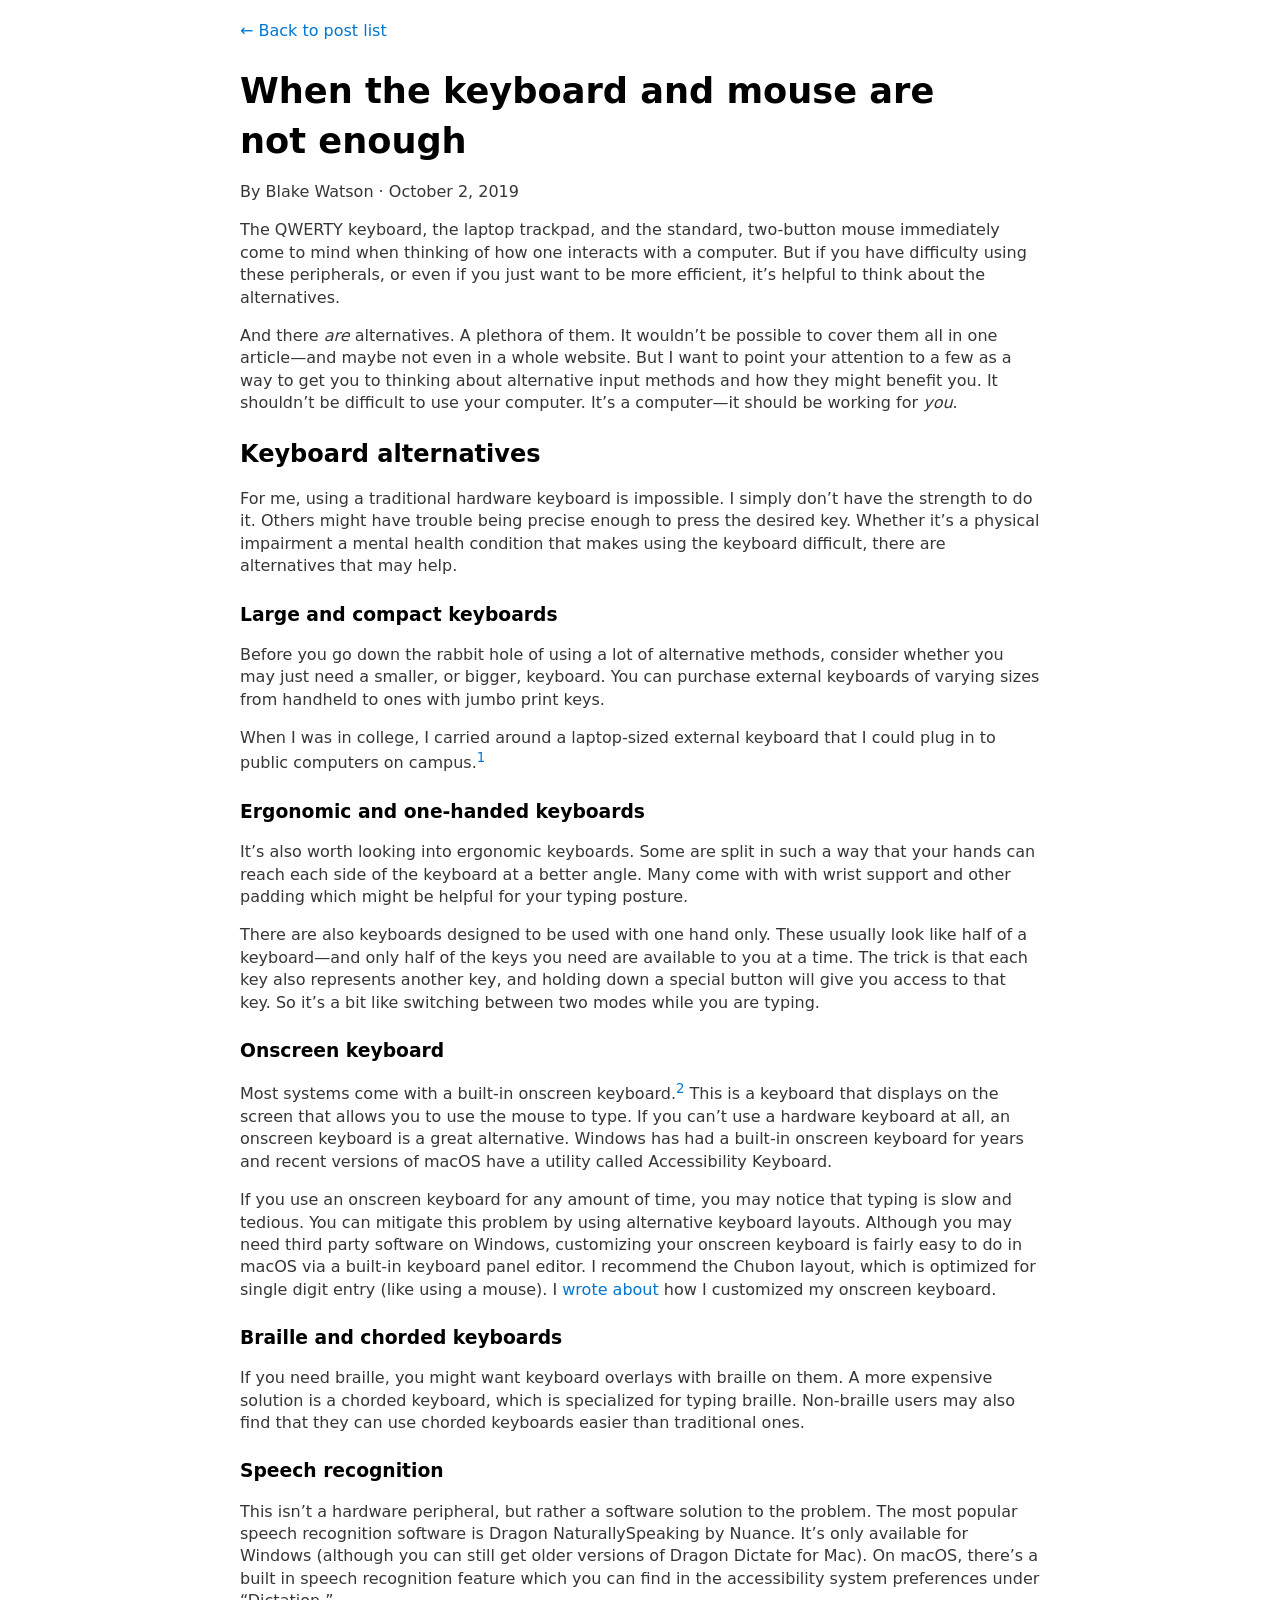
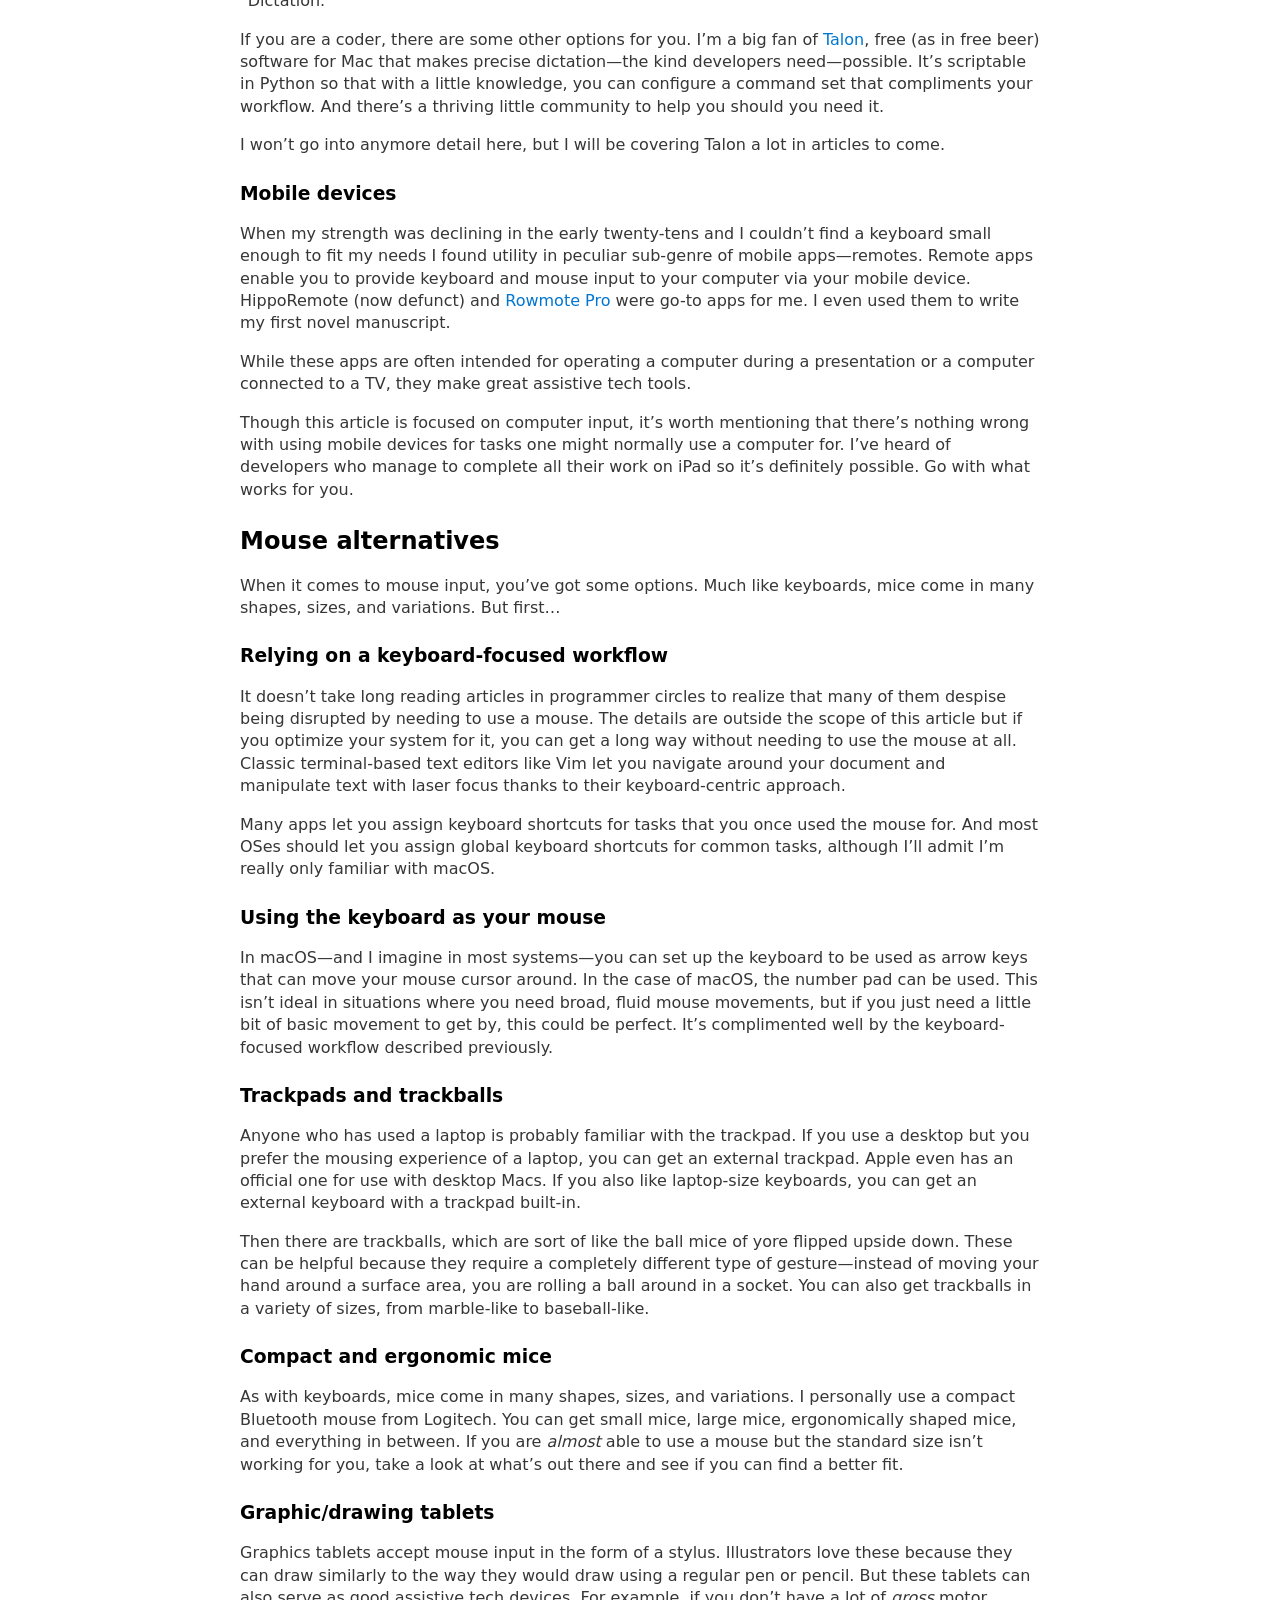
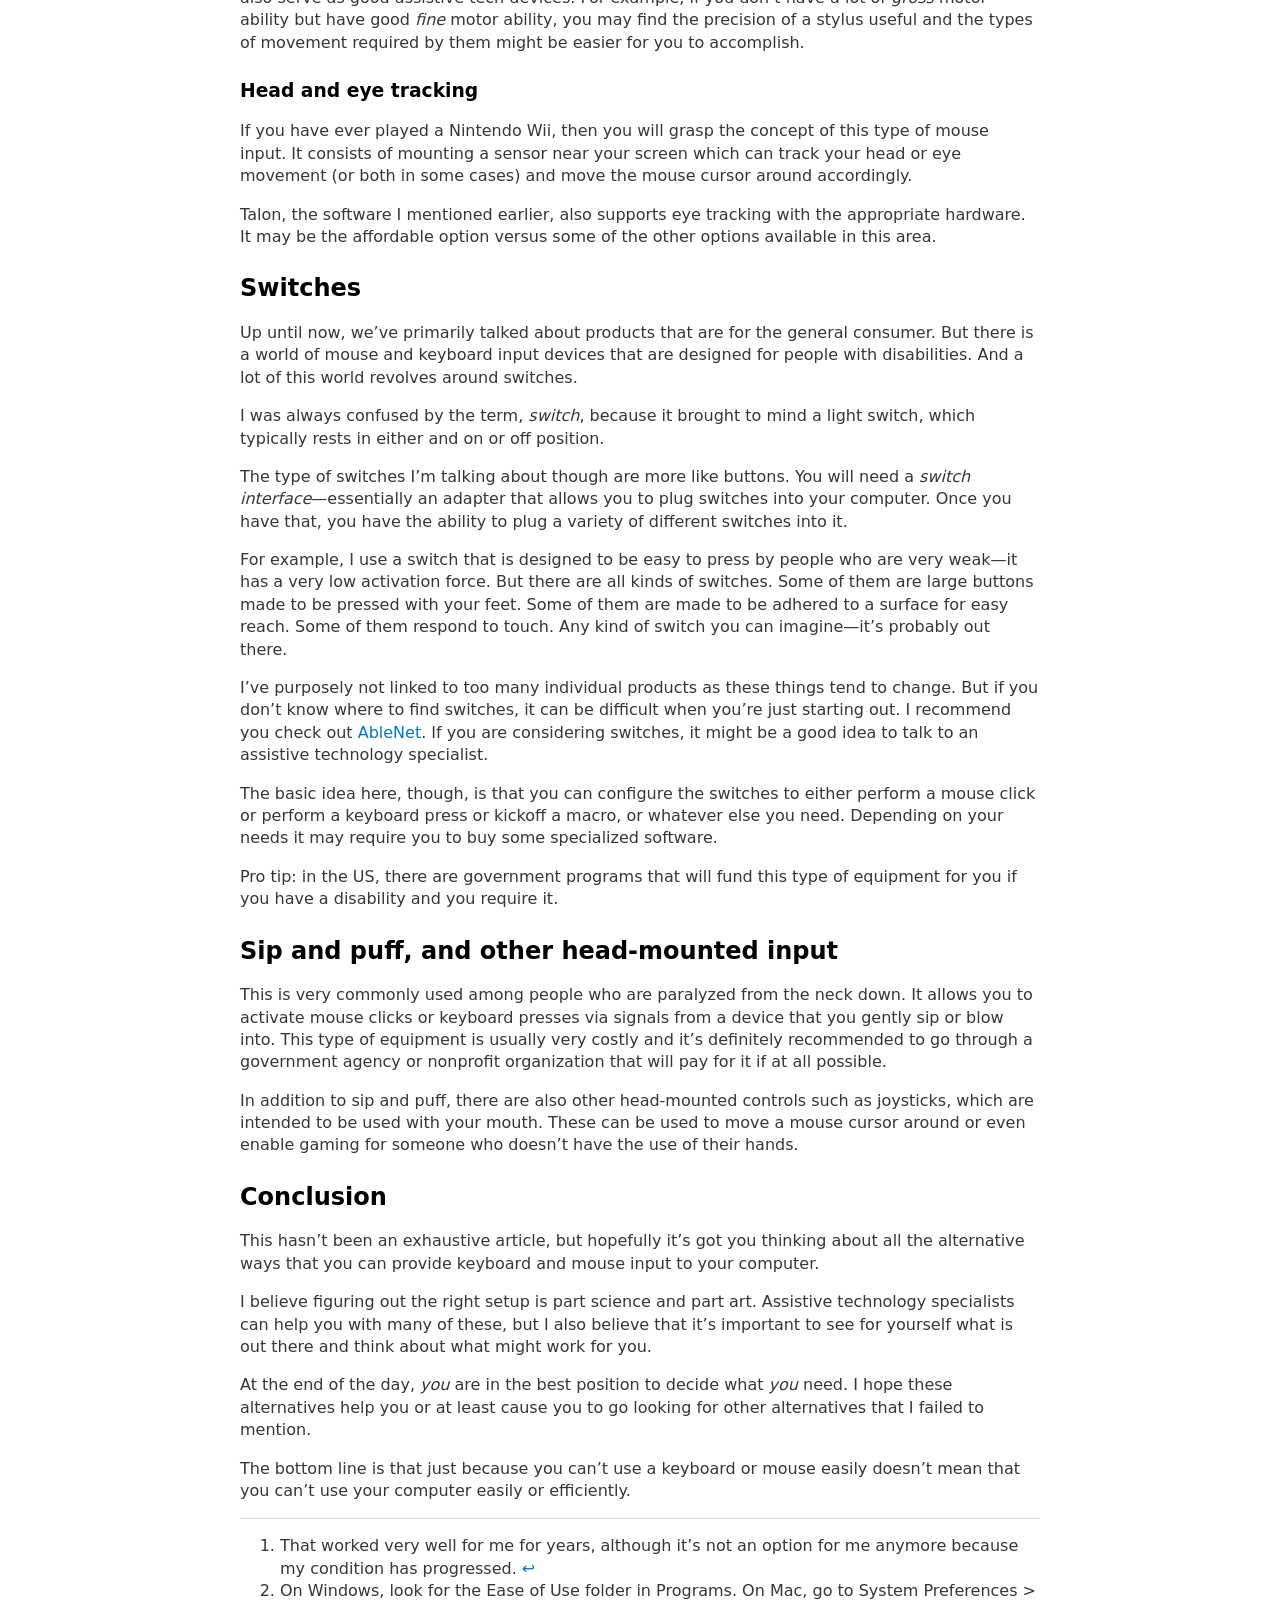
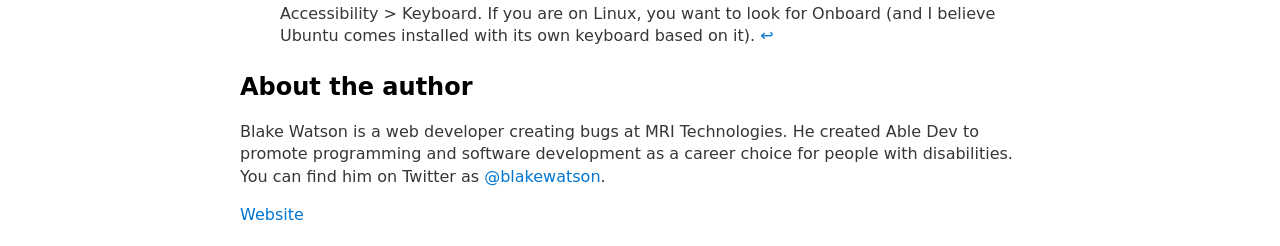
<file: when-the-keyboard-and-mouse-are-not-enough/index.html>
<!DOCTYPE html>

<html lang="en">
  <head>
    <meta charset="utf-8" />
    <meta name="viewport" content="initial-scale=1, width=device-width" />
    <title>When the keyboard and mouse are not enough</title>
    <link rel="stylesheet" href="/assets/css/style.css" />
  </head>

  <body>
    <nav>
      <a href="/">&larr; Back to post list</a>
    </nav>
    
    <main>
      <article
        class="post-51 post type-post status-publish format-standard hentry category-assistive-technology category-resources category-talon"
      >
        <h1>When the keyboard and mouse are not&nbsp;enough</h1>

        <p class="byline">
          <span class="by">By</span>
          Blake Watson · October 2, 2019
        </p>

        <p>
          The QWERTY keyboard, the laptop trackpad, and the standard, two-button
          mouse immediately come to mind when thinking of how one interacts with
          a computer. But if you have difficulty using these peripherals, or
          even if you just want to be more efficient, it’s helpful to think
          about the alternatives.
        </p>
        <p>
          And there <em>are</em> alternatives. A plethora of them. It wouldn’t
          be possible to cover them all in one article—and maybe not even in a
          whole website. But I want to point your attention to a few as a way to
          get you to thinking about alternative input methods and how they might
          benefit you. It shouldn’t be difficult to use your computer. It’s a
          computer—it should be working for <em>you</em>.
        </p>
        <p><span id="more-51"></span></p>
        <h2>Keyboard alternatives</h2>
        <p>
          For me, using a traditional hardware keyboard is impossible. I simply
          don’t have the strength to do it. Others might have trouble being
          precise enough to press the desired key. Whether it’s a physical
          impairment a mental health condition that makes using the keyboard
          difficult, there are alternatives that may help.
        </p>
        <h3>Large and compact keyboards</h3>
        <p>
          Before you go down the rabbit hole of using a lot of alternative
          methods, consider whether you may just need a smaller, or bigger,
          keyboard. You can purchase external keyboards of varying sizes from
          handheld to ones with jumbo print keys.
        </p>
        <p>
          When I was in college, I carried around a laptop-sized external
          keyboard that I could plug in to public computers on campus.<sup
            id="fnref-51-1"
            ><a href="#fn-51-1" class="jetpack-footnote">1</a></sup
          >
        </p>
        <h3>Ergonomic and one-handed keyboards</h3>
        <p>
          It’s also worth looking into ergonomic keyboards. Some are split in
          such a way that your hands can reach each side of the keyboard at a
          better angle. Many come with with wrist support and other padding
          which might be helpful for your typing posture.
        </p>
        <p>
          There are also keyboards designed to be used with one hand only. These
          usually look like half of a keyboard—and only half of the keys you
          need are available to you at a time. The trick is that each key also
          represents another key, and holding down a special button will give
          you access to that key. So it’s a bit like switching between two modes
          while you are typing.
        </p>
        <h3>Onscreen keyboard</h3>
        <p>
          Most systems come with a built-in onscreen keyboard.<sup
            id="fnref-51-2"
            ><a href="#fn-51-2" class="jetpack-footnote">2</a></sup
          >
          This is a keyboard that displays on the screen that allows you to use
          the mouse to type. If you can’t use a hardware keyboard at all, an
          onscreen keyboard is a great alternative. Windows has had a built-in
          onscreen keyboard for years and recent versions of macOS have a
          utility called Accessibility Keyboard.
        </p>
        <p>
          If you use an onscreen keyboard for any amount of time, you may notice
          that typing is slow and tedious. You can mitigate this problem by
          using alternative keyboard layouts. Although you may need third party
          software on Windows, customizing your onscreen keyboard is fairly easy
          to do in macOS via a built-in keyboard panel editor. I recommend the
          Chubon layout, which is optimized for single digit entry (like using a
          mouse). I
          <a
            href="https://blakewatson.com/journal/writing-and-coding-with-the-macos-accessibility-keyboard/"
            >wrote about</a
          >
          how I customized my onscreen keyboard.
        </p>
        <h3>Braille and chorded keyboards</h3>
        <p>
          If you need braille, you might want keyboard overlays with braille on
          them. A more expensive solution is a chorded keyboard, which is
          specialized for typing braille. Non-braille users may also find that
          they can use chorded keyboards easier than traditional ones.
        </p>
        <h3>Speech recognition</h3>
        <p>
          This isn’t a hardware peripheral, but rather a software solution to
          the problem. The most popular speech recognition software is Dragon
          NaturallySpeaking by Nuance. It’s only available for Windows (although
          you can still get older versions of Dragon Dictate for Mac). On macOS,
          there’s a built in speech recognition feature which you can find in
          the accessibility system preferences under “Dictation.”
        </p>
        <p>
          If you are a coder, there are some other options for you. I’m a big
          fan of <a href="https://talonvoice.com/">Talon</a>, free (as in free
          beer) software for Mac that makes precise dictation—the kind
          developers need—possible. It’s scriptable in Python so that with a
          little knowledge, you can configure a command set that compliments
          your workflow. And there’s a thriving little community to help you
          should you need it.
        </p>
        <p>
          I won’t go into anymore detail here, but I will be covering Talon a
          lot in articles to come.
        </p>
        <h3>Mobile devices</h3>
        <p>
          When my strength was declining in the early twenty-tens and I couldn’t
          find a keyboard small enough to fit my needs I found utility in
          peculiar sub-genre of mobile apps—remotes. Remote apps enable you to
          provide keyboard and mouse input to your computer via your mobile
          device. HippoRemote (now defunct) and
          <a href="http://www.regularrateandrhythm.com/apps/rowmote-pro/"
            >Rowmote Pro</a
          >
          were go-to apps for me. I even used them to write my first novel
          manuscript.
        </p>
        <p>
          While these apps are often intended for operating a computer during a
          presentation or a computer connected to a TV, they make great
          assistive tech tools.
        </p>
        <p>
          Though this article is focused on computer input, it’s worth
          mentioning that there’s nothing wrong with using mobile devices for
          tasks one might normally use a computer for. I’ve heard of developers
          who manage to complete all their work on iPad so it’s definitely
          possible. Go with what works for you.
        </p>
        <h2>Mouse alternatives</h2>
        <p>
          When it comes to mouse input, you’ve got some options. Much like
          keyboards, mice come in many shapes, sizes, and variations. But first…
        </p>
        <h3>Relying on a keyboard-focused workflow</h3>
        <p>
          It doesn’t take long reading articles in programmer circles to realize
          that many of them despise being disrupted by needing to use a mouse.
          The details are outside the scope of this article but if you optimize
          your system for it, you can get a long way without needing to use the
          mouse at all. Classic terminal-based text editors like Vim let you
          navigate around your document and manipulate text with laser focus
          thanks to their keyboard-centric approach.
        </p>
        <p>
          Many apps let you assign keyboard shortcuts for tasks that you once
          used the mouse for. And most OSes should let you assign global
          keyboard shortcuts for common tasks, although I’ll admit I’m really
          only familiar with macOS.
        </p>
        <h3>Using the keyboard as your mouse</h3>
        <p>
          In macOS—and I imagine in most systems—you can set up the keyboard to
          be used as arrow keys that can move your mouse cursor around. In the
          case of macOS, the number pad can be used. This isn’t ideal in
          situations where you need broad, fluid mouse movements, but if you
          just need a little bit of basic movement to get by, this could be
          perfect. It’s complimented well by the keyboard-focused workflow
          described previously.
        </p>
        <h3>Trackpads and trackballs</h3>
        <p>
          Anyone who has used a laptop is probably familiar with the trackpad.
          If you use a desktop but you prefer the mousing experience of a
          laptop, you can get an external trackpad. Apple even has an official
          one for use with desktop Macs. If you also like laptop-size keyboards,
          you can get an external keyboard with a trackpad built-in.
        </p>
        <p>
          Then there are trackballs, which are sort of like the ball mice of
          yore flipped upside down. These can be helpful because they require a
          completely different type of gesture—instead of moving your hand
          around a surface area, you are rolling a ball around in a socket. You
          can also get trackballs in a variety of sizes, from marble-like to
          baseball-like.
        </p>
        <h3>Compact and ergonomic mice</h3>
        <p>
          As with keyboards, mice come in many shapes, sizes, and variations. I
          personally use a compact Bluetooth mouse from Logitech. You can get
          small mice, large mice, ergonomically shaped mice, and everything in
          between. If you are <em>almost</em> able to use a mouse but the
          standard size isn’t working for you, take a look at what’s out there
          and see if you can find a better fit.
        </p>
        <h3>Graphic/drawing tablets</h3>
        <p>
          Graphics tablets accept mouse input in the form of a stylus.
          Illustrators love these because they can draw similarly to the way
          they would draw using a regular pen or pencil. But these tablets can
          also serve as good assistive tech devices. For example, if you don’t
          have a lot of <em>gross</em> motor ability but have good
          <em>fine</em> motor ability, you may find the precision of a stylus
          useful and the types of movement required by them might be easier for
          you to accomplish.
        </p>
        <h3>Head and eye tracking</h3>
        <p>
          If you have ever played a Nintendo Wii, then you will grasp the
          concept of this type of mouse input. It consists of mounting a sensor
          near your screen which can track your head or eye movement (or both in
          some cases) and move the mouse cursor around accordingly.
        </p>
        <p>
          Talon, the software I mentioned earlier, also supports eye tracking
          with the appropriate hardware. It may be the affordable option versus
          some of the other options available in this area.
        </p>
        <h2>Switches</h2>
        <p>
          Up until now, we’ve primarily talked about products that are for the
          general consumer. But there is a world of mouse and keyboard input
          devices that are designed for people with disabilities. And a lot of
          this world revolves around switches.
        </p>
        <p>
          I was always confused by the term, <em>switch</em>, because it brought
          to mind a light switch, which typically rests in either and on or off
          position.
        </p>
        <p>
          The type of switches I’m talking about though are more like buttons.
          You will need a <em>switch interface</em>—essentially an adapter that
          allows you to plug switches into your computer. Once you have that,
          you have the ability to plug a variety of different switches into it.
        </p>
        <p>
          For example, I use a switch that is designed to be easy to press by
          people who are very weak—it has a very low activation force. But there
          are all kinds of switches. Some of them are large buttons made to be
          pressed with your feet. Some of them are made to be adhered to a
          surface for easy reach. Some of them respond to touch. Any kind of
          switch you can imagine—it’s probably out there.
        </p>
        <p>
          I’ve purposely not linked to too many individual products as these
          things tend to change. But if you don’t know where to find switches,
          it can be difficult when you’re just starting out. I recommend you
          check out <a href="https://www.ablenetinc.com/">AbleNet</a>. If you
          are considering switches, it might be a good idea to talk to an
          assistive technology specialist.
        </p>
        <p>
          The basic idea here, though, is that you can configure the switches to
          either perform a mouse click or perform a keyboard press or kickoff a
          macro, or whatever else you need. Depending on your needs it may
          require you to buy some specialized software.
        </p>
        <p>
          Pro tip: in the US, there are government programs that will fund this
          type of equipment for you if you have a disability and you require it.
        </p>
        <h2>Sip and puff, and other head-mounted input</h2>
        <p>
          This is very commonly used among people who are paralyzed from the
          neck down. It allows you to activate mouse clicks or keyboard presses
          via signals from a device that you gently sip or blow into. This type
          of equipment is usually very costly and it’s definitely recommended to
          go through a government agency or nonprofit organization that will pay
          for it if at all possible.
        </p>
        <p>
          In addition to sip and puff, there are also other head-mounted
          controls such as joysticks, which are intended to be used with your
          mouth. These can be used to move a mouse cursor around or even enable
          gaming for someone who doesn’t have the use of their hands.
        </p>
        <h2>Conclusion</h2>
        <p>
          This hasn’t been an exhaustive article, but hopefully it’s got you
          thinking about all the alternative ways that you can provide keyboard
          and mouse input to your computer.
        </p>
        <p>
          I believe figuring out the right setup is part science and part art.
          Assistive technology specialists can help you with many of these, but
          I also believe that it’s important to see for yourself what is out
          there and think about what might work for you.
        </p>
        <p>
          At the end of the day, <em>you</em> are in the best position to decide
          what <em>you</em> need. I hope these alternatives help you or at least
          cause you to go looking for other alternatives that I failed to
          mention.
        </p>
        <p>
          The bottom line is that just because you can’t use a keyboard or mouse
          easily doesn’t mean that you can’t use your computer easily or
          efficiently.
        </p>
        <div class="footnotes">
          <hr />
          <ol>
            <li id="fn-51-1">
              That worked very well for me for years, although it’s not an
              option for me anymore because my condition has progressed.&nbsp;<a
                href="#fnref-51-1"
                >↩</a
              >
            </li>
            <li id="fn-51-2">
              On Windows, look for the Ease of Use folder in Programs. On Mac,
              go to System Preferences &gt; Accessibility &gt; Keyboard. If you
              are on Linux, you want to look for Onboard (and I believe Ubuntu
              comes installed with its own keyboard based on it).&nbsp;<a
                href="#fnref-51-2"
                >↩</a
              >
            </li>
          </ol>
        </div>

        <div class="author-bio">
          <h2 class="author-title">About the author</h2>
          <p>
            Blake Watson is a web developer creating bugs at MRI Technologies.
            He created Able Dev to promote programming and software development
            as a career choice for people with disabilities. You can find him on
            Twitter as
            <a href="https://twitter.com/blakewatson">@blakewatson</a>.
          </p>
          <p class="author-url">
            <a href="https://blakewatson.com/">Website</a>
          </p>
        </div>
      </article>
    </main>
  </body>
</html>
</file>
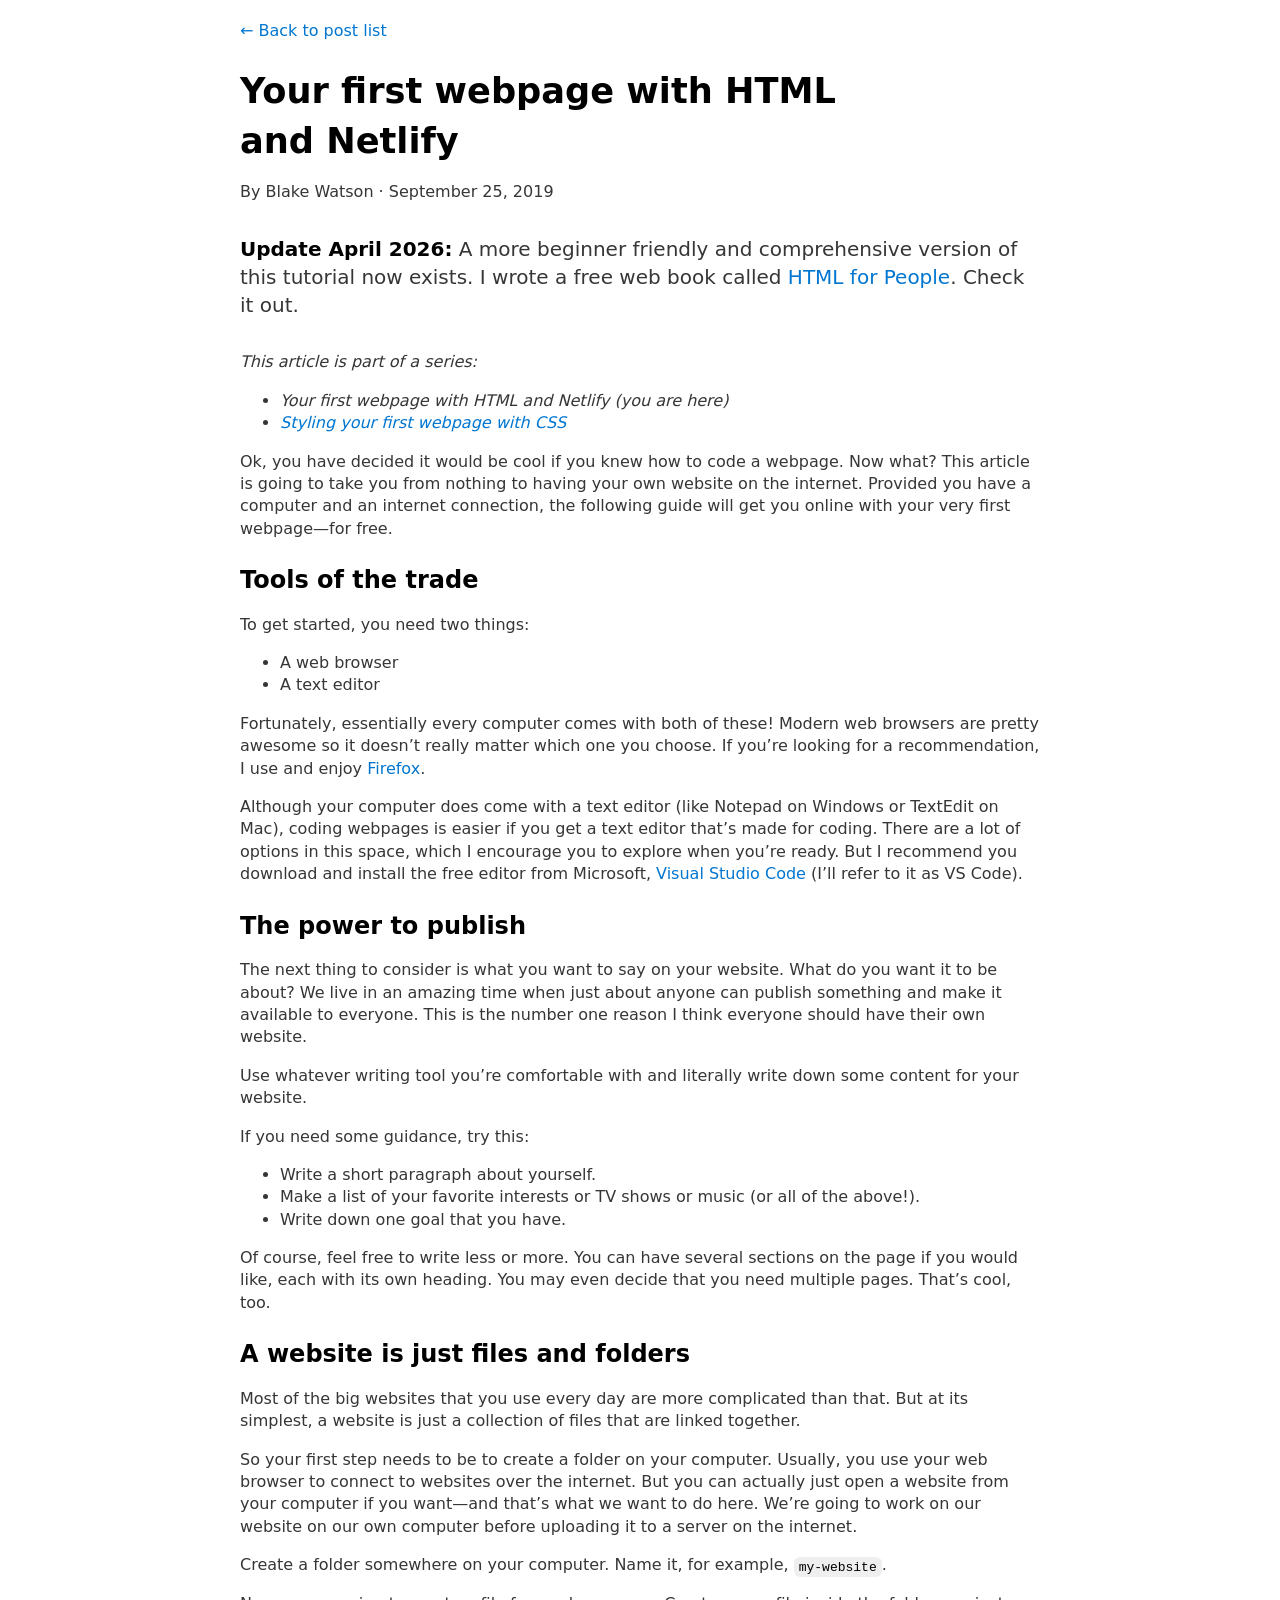
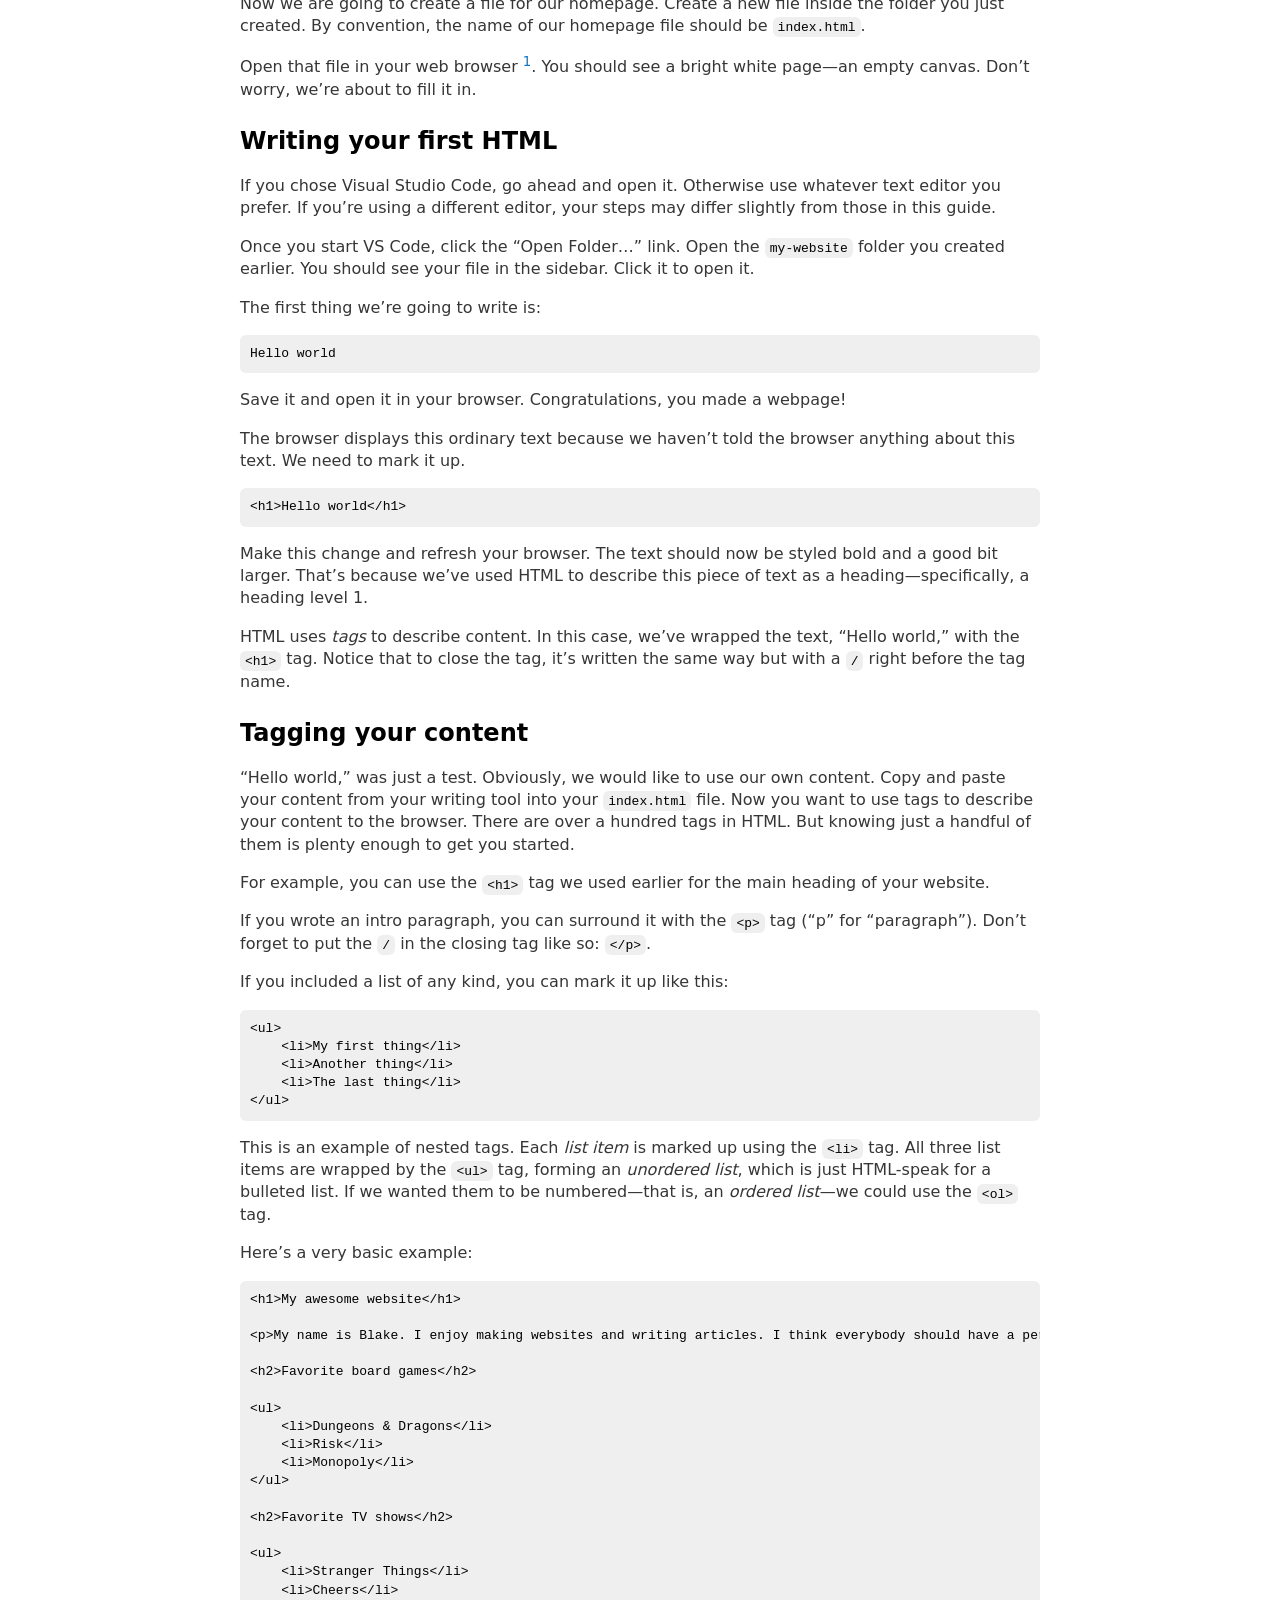
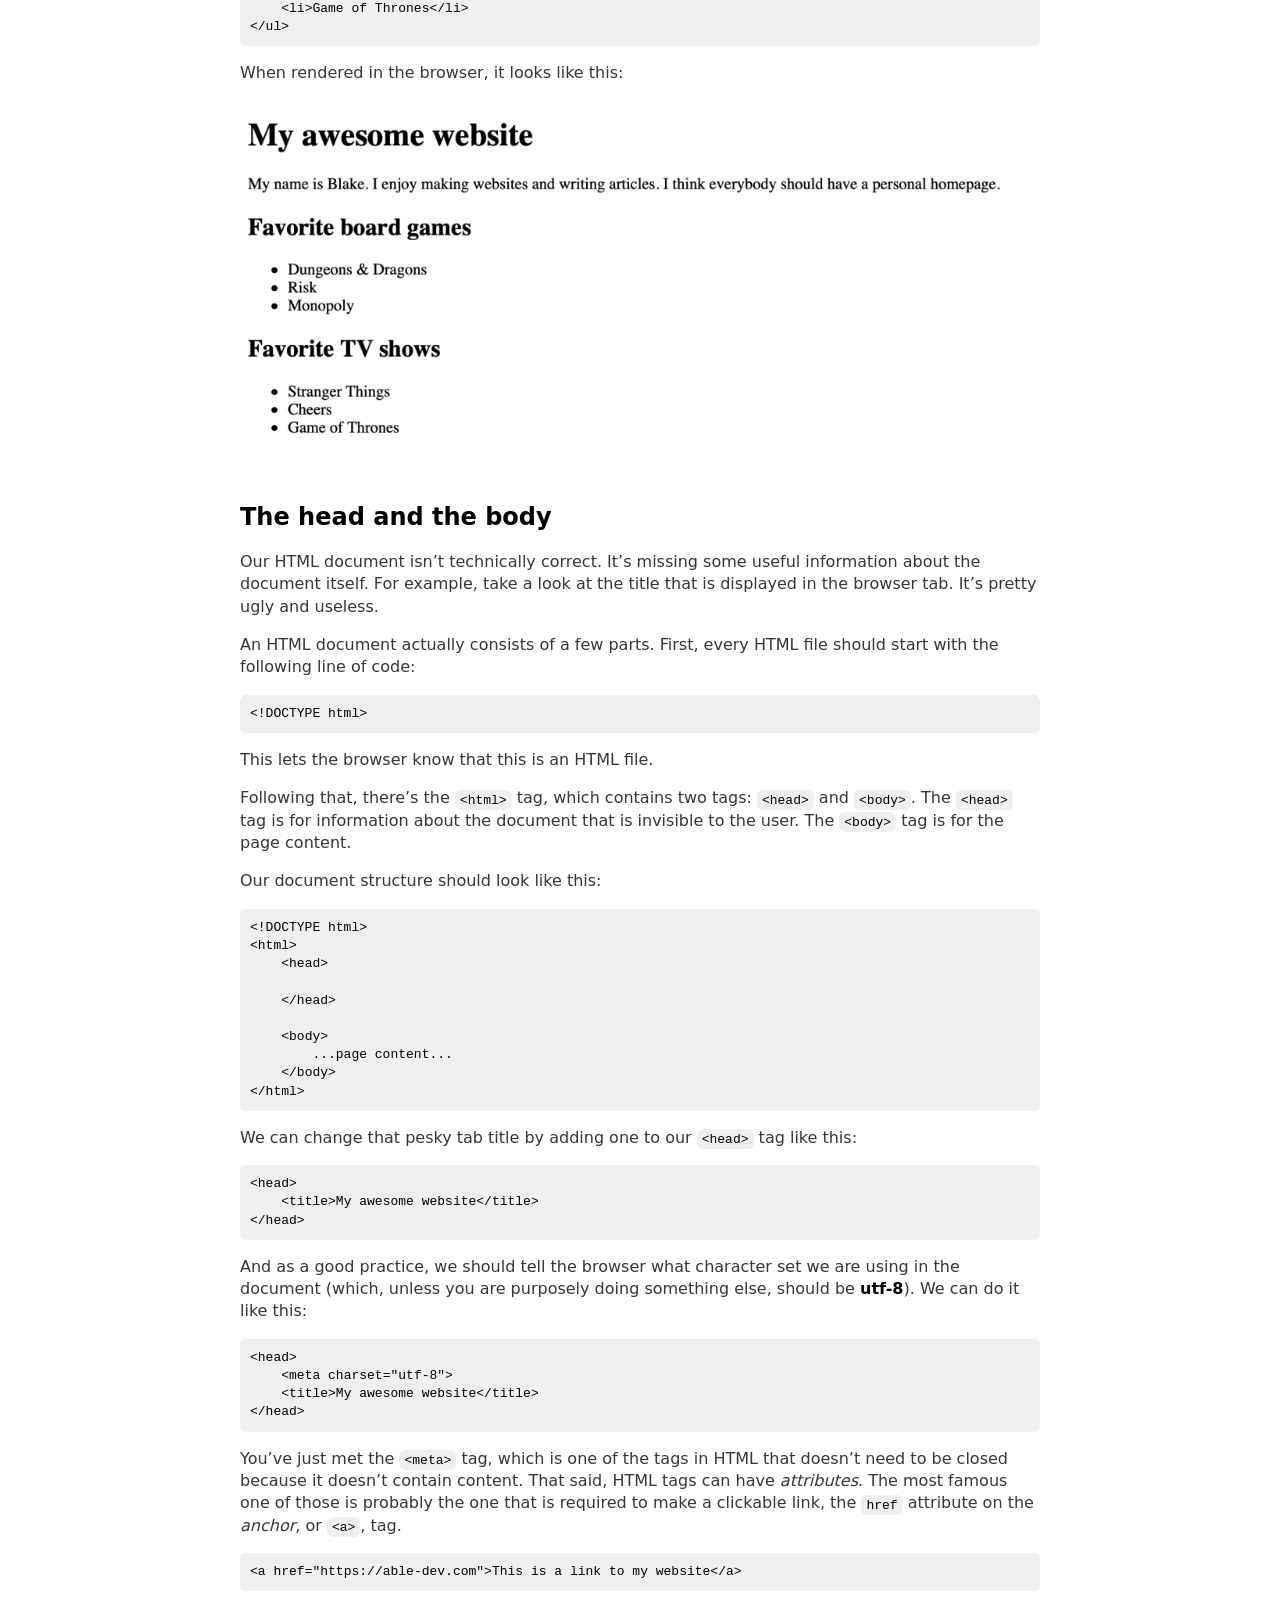
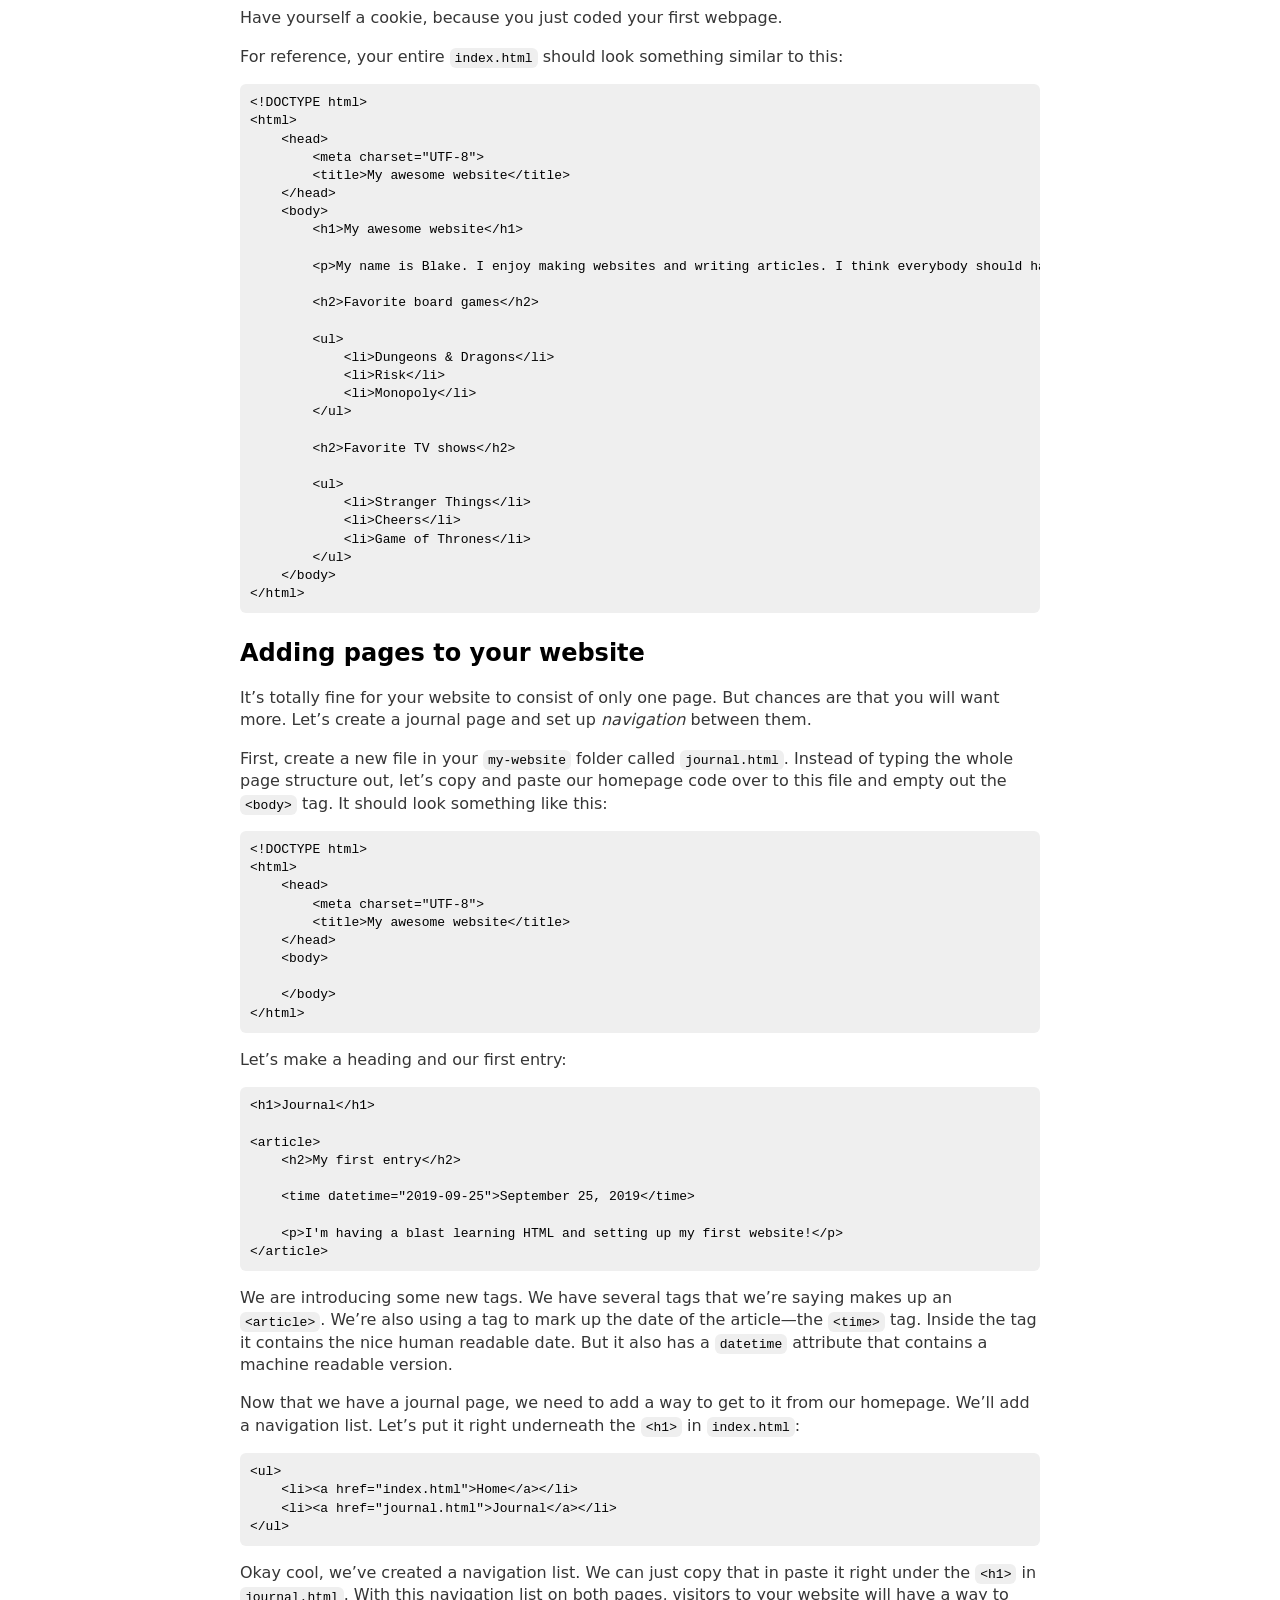
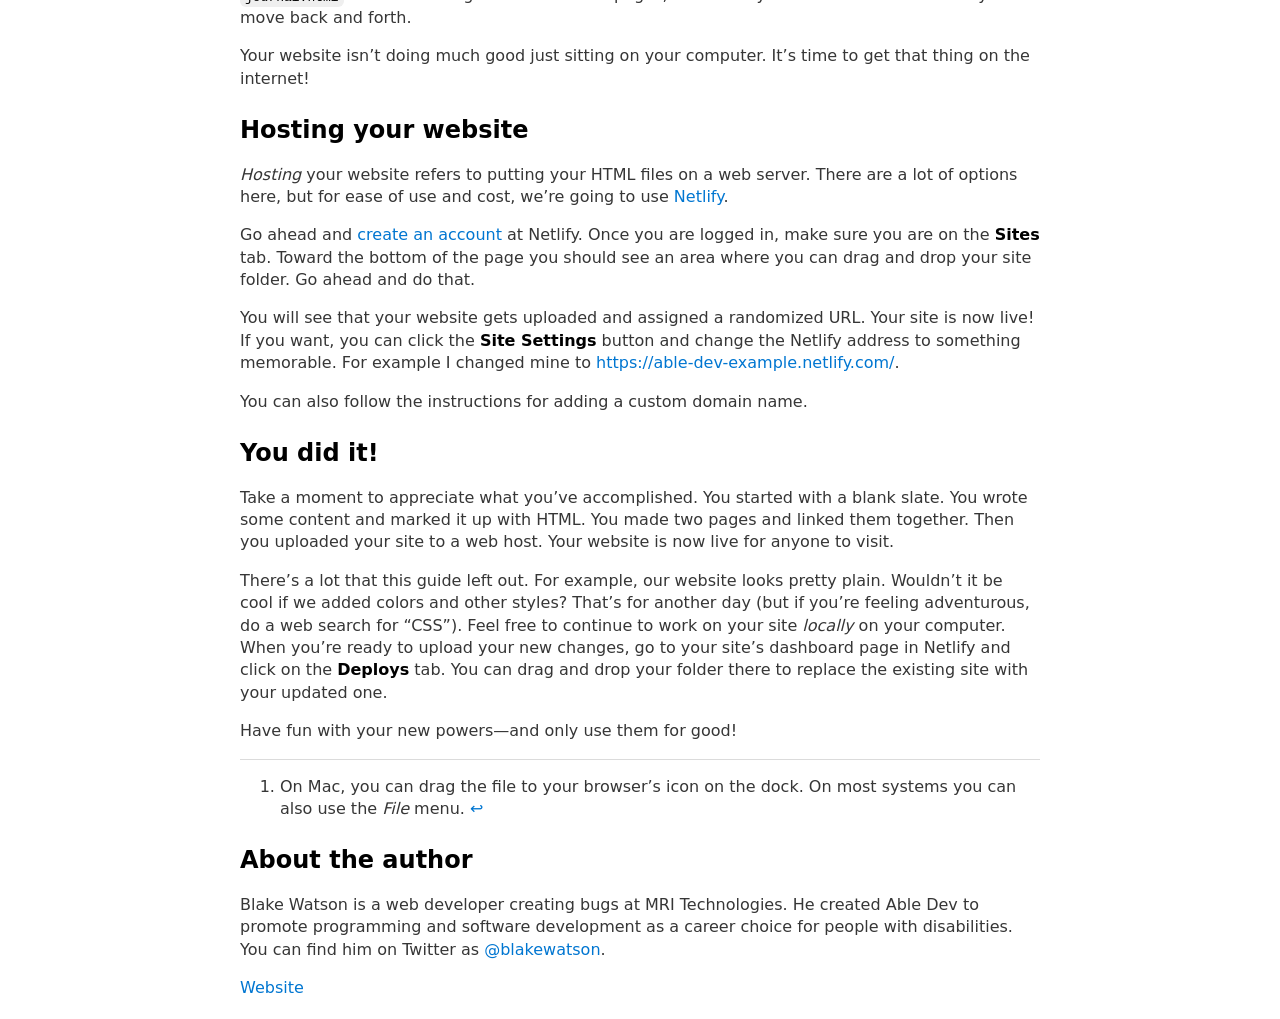
<file: your-first-webpage-with-html-and-netlify/index.html>
<!DOCTYPE html>

<html lang="en">
  <head>
    <meta charset="utf-8" />
    <meta name="viewport" content="initial-scale=1, width=device-width" />
    <title>Your first webpage with HTML and Netlify</title>
    <link rel="stylesheet" href="/assets/css/style.css" />
  </head>

  <body>
    <nav>
      <a href="/">&larr; Back to post list</a>
    </nav>
    
    <article
      class="post-29 post type-post status-publish format-standard hentry category-tutorial category-web-dev"
    >
      <h1>Your first webpage with HTML and&nbsp;Netlify</h1>

      <p class="byline">
        <span class="by">By</span>
        Blake Watson · September 25, 2019
      </p>

      <p style="margin-block: 2rem; font-size: 1.25rem">
        <strong>Update April 2026:</strong> A more beginner friendly and comprehensive version of this tutorial
        now exists. I wrote a free web book called <a
        href="https://htmlforpeople.com/">HTML for People</a>. Check it out.
      </p>

      <p><em>This article is part of a series:</em></p>
      <ul>
        <li>
          <em>Your first webpage with HTML and Netlify (you are here)</em>
        </li>
        <li>
          <em
            ><a href="/styling-your-first-webpage-with-css/"
              >Styling your first webpage with CSS</a
            ></em
          >
        </li>
      </ul>
      <p>
        Ok, you have decided it would be cool if you knew how to code a webpage.
        Now what? This article is going to take you from nothing to having your
        own website on the internet. Provided you have a computer and an
        internet connection, the following guide will get you online with your
        very first webpage—for free.
      </p>
      <p><span id="more-29"></span></p>
      <h2>Tools of the trade</h2>
      <p>To get started, you need two things:</p>
      <ul>
        <li>A web browser</li>
        <li>A text editor</li>
      </ul>
      <p>
        Fortunately, essentially every computer comes with both of these! Modern
        web browsers are pretty awesome so it doesn’t really matter which one
        you choose. If you’re looking for a recommendation, I use and enjoy
        <a href="https://www.mozilla.org/firefox/">Firefox</a>.
      </p>
      <p>
        Although your computer does come with a text editor (like Notepad on
        Windows or TextEdit on Mac), coding webpages is easier if you get a text
        editor that’s made for coding. There are a lot of options in this space,
        which I encourage you to explore when you’re ready. But I recommend you
        download and install the free editor from Microsoft,
        <a href="https://code.visualstudio.com/">Visual Studio Code</a> (I’ll
        refer to it as VS Code).
      </p>
      <h2>The power to publish</h2>
      <p>
        The next thing to consider is what you want to say on your website. What
        do you want it to be about? We live in an amazing time when just about
        anyone can publish something and make it available to everyone. This is
        the number one reason I think everyone should have their own website.
      </p>
      <p>
        Use whatever writing tool you’re comfortable with and literally write
        down some content for your website.
      </p>
      <p>If you need some guidance, try this:</p>
      <ul>
        <li>Write a short paragraph about yourself.</li>
        <li>
          Make a list of your favorite interests or TV shows or music (or all of
          the above!).
        </li>
        <li>Write down one goal that you have.</li>
      </ul>
      <p>
        Of course, feel free to write less or more. You can have several
        sections on the page if you would like, each with its own heading. You
        may even decide that you need multiple pages. That’s cool, too.
      </p>
      <h2>A website is just files and folders</h2>
      <p>
        Most of the big websites that you use every day are more complicated
        than that. But at its simplest, a website is just a collection of files
        that are linked together.
      </p>
      <p>
        So your first step needs to be to create a folder on your computer.
        Usually, you use your web browser to connect to websites over the
        internet. But you can actually just open a website from your computer if
        you want—and that’s what we want to do here. We’re going to work on our
        website on our own computer before uploading it to a server on the
        internet.
      </p>
      <p>
        Create a folder somewhere on your computer. Name it, for example,
        <code>my-website</code>.
      </p>
      <p>
        Now we are going to create a file for our homepage. Create a new file
        inside the folder you just created. By convention, the name of our
        homepage file should be <code>index.html</code>.
      </p>
      <p>
        Open that file in your web browser
        <sup id="fnref-29-1"
          ><a href="#fn-29-1" class="jetpack-footnote">1</a></sup
        >. You should see a bright white page—an empty canvas. Don’t worry,
        we’re about to fill it in.
      </p>
      <h2>Writing your first HTML</h2>
      <p>
        If you chose Visual Studio Code, go ahead and open it. Otherwise use
        whatever text editor you prefer. If you’re using a different editor,
        your steps may differ slightly from those in this guide.
      </p>
      <p>
        Once you start VS Code, click the “Open Folder…” link. Open the
        <code>my-website</code> folder you created earlier. You should see your
        file in the sidebar. Click it to open it.
      </p>
      <p>The first thing we’re going to write is:</p>
      <pre><code class="language-html hljs xml">Hello world
</code></pre>
      <p>
        Save it and open it in your browser. Congratulations, you made a
        webpage!
      </p>
      <p>
        The browser displays this ordinary text because we haven’t told the
        browser anything about this text. We need to mark it up.
      </p>
      <pre><code class="language-html hljs xml"><span class="hljs-tag">&lt;<span class="hljs-name">h1</span>&gt;</span>Hello world<span class="hljs-tag">&lt;/<span class="hljs-name">h1</span>&gt;</span>
</code></pre>
      <p>
        Make this change and refresh your browser. The text should now be styled
        bold and a good bit larger. That’s because we’ve used HTML to describe
        this piece of text as a heading—specifically, a heading level 1.
      </p>
      <p>
        HTML uses <em>tags</em> to describe content. In this case, we’ve wrapped
        the text, “Hello world,” with the <code>&lt;h1&gt;</code> tag. Notice
        that to close the tag, it’s written the same way but with a
        <code>/</code> right before the tag name.
      </p>
      <h2>Tagging your content</h2>
      <p>
        “Hello world,” was just a test. Obviously, we would like to use our own
        content. Copy and paste your content from your writing tool into your
        <code>index.html</code> file. Now you want to use tags to describe your
        content to the browser. There are over a hundred tags in HTML. But
        knowing just a handful of them is plenty enough to get you started.
      </p>
      <p>
        For example, you can use the <code>&lt;h1&gt;</code> tag we used earlier
        for the main heading of your website.
      </p>
      <p>
        If you wrote an intro paragraph, you can surround it with the
        <code>&lt;p&gt;</code> tag (“p” for “paragraph”). Don’t forget to put
        the <code>/</code> in the closing tag like so: <code>&lt;/p&gt;</code>.
      </p>
      <p>If you included a list of any kind, you can mark it up like this:</p>
      <pre><code class="language-html hljs xml"><span class="hljs-tag">&lt;<span class="hljs-name">ul</span>&gt;</span>
    <span class="hljs-tag">&lt;<span class="hljs-name">li</span>&gt;</span>My first thing<span class="hljs-tag">&lt;/<span class="hljs-name">li</span>&gt;</span>
    <span class="hljs-tag">&lt;<span class="hljs-name">li</span>&gt;</span>Another thing<span class="hljs-tag">&lt;/<span class="hljs-name">li</span>&gt;</span>
    <span class="hljs-tag">&lt;<span class="hljs-name">li</span>&gt;</span>The last thing<span class="hljs-tag">&lt;/<span class="hljs-name">li</span>&gt;</span>
<span class="hljs-tag">&lt;/<span class="hljs-name">ul</span>&gt;</span>
</code></pre>
      <p>
        This is an example of nested tags. Each <em>list item</em> is marked up
        using the <code>&lt;li&gt;</code> tag. All three list items are wrapped
        by the <code>&lt;ul&gt;</code> tag, forming an <em>unordered list</em>,
        which is just HTML-speak for a bulleted list. If we wanted them to be
        numbered—that is, an <em>ordered list</em>—we could use the
        <code>&lt;ol&gt;</code> tag.
      </p>
      <p>Here’s a very basic example:</p>
      <pre><code class="language-html hljs xml"><span class="hljs-tag">&lt;<span class="hljs-name">h1</span>&gt;</span>My awesome website<span class="hljs-tag">&lt;/<span class="hljs-name">h1</span>&gt;</span>

<span class="hljs-tag">&lt;<span class="hljs-name">p</span>&gt;</span>My name is Blake. I enjoy making websites and writing articles. I think everybody should have a personal homepage.<span class="hljs-tag">&lt;/<span class="hljs-name">p</span>&gt;</span>

<span class="hljs-tag">&lt;<span class="hljs-name">h2</span>&gt;</span>Favorite board games<span class="hljs-tag">&lt;/<span class="hljs-name">h2</span>&gt;</span>

<span class="hljs-tag">&lt;<span class="hljs-name">ul</span>&gt;</span>
    <span class="hljs-tag">&lt;<span class="hljs-name">li</span>&gt;</span>Dungeons &amp; Dragons<span class="hljs-tag">&lt;/<span class="hljs-name">li</span>&gt;</span>
    <span class="hljs-tag">&lt;<span class="hljs-name">li</span>&gt;</span>Risk<span class="hljs-tag">&lt;/<span class="hljs-name">li</span>&gt;</span>
    <span class="hljs-tag">&lt;<span class="hljs-name">li</span>&gt;</span>Monopoly<span class="hljs-tag">&lt;/<span class="hljs-name">li</span>&gt;</span>
<span class="hljs-tag">&lt;/<span class="hljs-name">ul</span>&gt;</span>

<span class="hljs-tag">&lt;<span class="hljs-name">h2</span>&gt;</span>Favorite TV shows<span class="hljs-tag">&lt;/<span class="hljs-name">h2</span>&gt;</span>

<span class="hljs-tag">&lt;<span class="hljs-name">ul</span>&gt;</span>
    <span class="hljs-tag">&lt;<span class="hljs-name">li</span>&gt;</span>Stranger Things<span class="hljs-tag">&lt;/<span class="hljs-name">li</span>&gt;</span>
    <span class="hljs-tag">&lt;<span class="hljs-name">li</span>&gt;</span>Cheers<span class="hljs-tag">&lt;/<span class="hljs-name">li</span>&gt;</span>
    <span class="hljs-tag">&lt;<span class="hljs-name">li</span>&gt;</span>Game of Thrones<span class="hljs-tag">&lt;/<span class="hljs-name">li</span>&gt;</span>
<span class="hljs-tag">&lt;/<span class="hljs-name">ul</span>&gt;</span>
</code></pre>
      <p>When rendered in the browser, it looks like this:</p>
      <p>
        <img
          src="/assets/uploads/2019/09/Screen-Shot-2019-09-24-at-10.58.43-PM-1024x474.png"
          alt=""
          class="alignnone size-large wp-image-31"
          srcset="
            /assets/uploads/2019/09/Screen-Shot-2019-09-24-at-10.58.43-PM-1024x474.png 1024w,
            /assets/uploads/2019/09/Screen-Shot-2019-09-24-at-10.58.43-PM-300x139.png   300w,
            /assets/uploads/2019/09/Screen-Shot-2019-09-24-at-10.58.43-PM-768x355.png   768w
          "
          sizes="(max-width: 1024px) 100vw, 1024px"
          width="1024"
          height="474"
        />
      </p>
      <h2>The head and the body</h2>
      <p>
        Our HTML document isn’t technically correct. It’s missing some useful
        information about the document itself. For example, take a look at the
        title that is displayed in the browser tab. It’s pretty ugly and
        useless.
      </p>
      <p>
        An HTML document actually consists of a few parts. First, every HTML
        file should start with the following line of code:
      </p>
      <pre><code class="language-html hljs xml"><span class="hljs-meta">&lt;!DOCTYPE <span class="hljs-meta-keyword">html</span>&gt;</span>
</code></pre>
      <p>This lets the browser know that this is an HTML file.</p>
      <p>
        Following that, there’s the <code>&lt;html&gt;</code> tag, which
        contains two tags: <code>&lt;head&gt;</code> and
        <code>&lt;body&gt;</code>. The <code>&lt;head&gt;</code> tag is for
        information about the document that is invisible to the user. The
        <code>&lt;body&gt;</code> tag is for the page content.
      </p>
      <p>Our document structure should look like this:</p>
      <pre><code class="language-html hljs xml"><span class="hljs-meta">&lt;!DOCTYPE <span class="hljs-meta-keyword">html</span>&gt;</span>
<span class="hljs-tag">&lt;<span class="hljs-name">html</span>&gt;</span>
    <span class="hljs-tag">&lt;<span class="hljs-name">head</span>&gt;</span>

    <span class="hljs-tag">&lt;/<span class="hljs-name">head</span>&gt;</span>

    <span class="hljs-tag">&lt;<span class="hljs-name">body</span>&gt;</span>
        ...page content...
    <span class="hljs-tag">&lt;/<span class="hljs-name">body</span>&gt;</span>
<span class="hljs-tag">&lt;/<span class="hljs-name">html</span>&gt;</span>
</code></pre>
      <p>
        We can change that pesky tab title by adding one to our
        <code>&lt;head&gt;</code> tag like this:
      </p>
      <pre><code class="language-html hljs xml"><span class="hljs-tag">&lt;<span class="hljs-name">head</span>&gt;</span>
    <span class="hljs-tag">&lt;<span class="hljs-name">title</span>&gt;</span>My awesome website<span class="hljs-tag">&lt;/<span class="hljs-name">title</span>&gt;</span>
<span class="hljs-tag">&lt;/<span class="hljs-name">head</span>&gt;</span>
</code></pre>
      <p>
        And as a good practice, we should tell the browser what character set we
        are using in the document (which, unless you are purposely doing
        something else, should be <strong>utf-8</strong>). We can do it like
        this:
      </p>
      <pre><code class="language-html hljs xml"><span class="hljs-tag">&lt;<span class="hljs-name">head</span>&gt;</span>
    <span class="hljs-tag">&lt;<span class="hljs-name">meta</span> <span class="hljs-attr">charset</span>=<span class="hljs-string">"utf-8"</span>&gt;</span>
    <span class="hljs-tag">&lt;<span class="hljs-name">title</span>&gt;</span>My awesome website<span class="hljs-tag">&lt;/<span class="hljs-name">title</span>&gt;</span>
<span class="hljs-tag">&lt;/<span class="hljs-name">head</span>&gt;</span>
</code></pre>
      <p>
        You’ve just met the <code>&lt;meta&gt;</code> tag, which is one of the
        tags in HTML that doesn’t need to be closed because it doesn’t contain
        content. That said, HTML tags can have <em>attributes</em>. The most
        famous one of those is probably the one that is required to make a
        clickable link, the <code>href</code> attribute on the <em>anchor</em>,
        or <code>&lt;a&gt;</code>, tag.
      </p>
      <pre><code class="language-html hljs xml"><span class="hljs-tag">&lt;<span class="hljs-name">a</span> <span class="hljs-attr">href</span>=<span class="hljs-string">"https://able-dev.com"</span>&gt;</span>This is a link to my website<span class="hljs-tag">&lt;/<span class="hljs-name">a</span>&gt;</span>
</code></pre>
      <p>Have yourself a cookie, because you just coded your first webpage.</p>
      <p>
        For reference, your entire <code>index.html</code> should look something
        similar to this:
      </p>
      <pre><code class="language-html hljs xml"><span class="hljs-meta">&lt;!DOCTYPE <span class="hljs-meta-keyword">html</span>&gt;</span>
<span class="hljs-tag">&lt;<span class="hljs-name">html</span>&gt;</span>
    <span class="hljs-tag">&lt;<span class="hljs-name">head</span>&gt;</span>
        <span class="hljs-tag">&lt;<span class="hljs-name">meta</span> <span class="hljs-attr">charset</span>=<span class="hljs-string">"UTF-8"</span>&gt;</span>
        <span class="hljs-tag">&lt;<span class="hljs-name">title</span>&gt;</span>My awesome website<span class="hljs-tag">&lt;/<span class="hljs-name">title</span>&gt;</span>
    <span class="hljs-tag">&lt;/<span class="hljs-name">head</span>&gt;</span>
    <span class="hljs-tag">&lt;<span class="hljs-name">body</span>&gt;</span>
        <span class="hljs-tag">&lt;<span class="hljs-name">h1</span>&gt;</span>My awesome website<span class="hljs-tag">&lt;/<span class="hljs-name">h1</span>&gt;</span>

        <span class="hljs-tag">&lt;<span class="hljs-name">p</span>&gt;</span>My name is Blake. I enjoy making websites and writing articles. I think everybody should have a personal homepage.<span class="hljs-tag">&lt;/<span class="hljs-name">p</span>&gt;</span>

        <span class="hljs-tag">&lt;<span class="hljs-name">h2</span>&gt;</span>Favorite board games<span class="hljs-tag">&lt;/<span class="hljs-name">h2</span>&gt;</span>

        <span class="hljs-tag">&lt;<span class="hljs-name">ul</span>&gt;</span>
            <span class="hljs-tag">&lt;<span class="hljs-name">li</span>&gt;</span>Dungeons &amp; Dragons<span class="hljs-tag">&lt;/<span class="hljs-name">li</span>&gt;</span>
            <span class="hljs-tag">&lt;<span class="hljs-name">li</span>&gt;</span>Risk<span class="hljs-tag">&lt;/<span class="hljs-name">li</span>&gt;</span>
            <span class="hljs-tag">&lt;<span class="hljs-name">li</span>&gt;</span>Monopoly<span class="hljs-tag">&lt;/<span class="hljs-name">li</span>&gt;</span>
        <span class="hljs-tag">&lt;/<span class="hljs-name">ul</span>&gt;</span>

        <span class="hljs-tag">&lt;<span class="hljs-name">h2</span>&gt;</span>Favorite TV shows<span class="hljs-tag">&lt;/<span class="hljs-name">h2</span>&gt;</span>

        <span class="hljs-tag">&lt;<span class="hljs-name">ul</span>&gt;</span>
            <span class="hljs-tag">&lt;<span class="hljs-name">li</span>&gt;</span>Stranger Things<span class="hljs-tag">&lt;/<span class="hljs-name">li</span>&gt;</span>
            <span class="hljs-tag">&lt;<span class="hljs-name">li</span>&gt;</span>Cheers<span class="hljs-tag">&lt;/<span class="hljs-name">li</span>&gt;</span>
            <span class="hljs-tag">&lt;<span class="hljs-name">li</span>&gt;</span>Game of Thrones<span class="hljs-tag">&lt;/<span class="hljs-name">li</span>&gt;</span>
        <span class="hljs-tag">&lt;/<span class="hljs-name">ul</span>&gt;</span>
    <span class="hljs-tag">&lt;/<span class="hljs-name">body</span>&gt;</span>
<span class="hljs-tag">&lt;/<span class="hljs-name">html</span>&gt;</span>
</code></pre>
      <h2>Adding pages to your website</h2>
      <p>
        It’s totally fine for your website to consist of only one page. But
        chances are that you will want more. Let’s create a journal page and set
        up <em>navigation</em> between them.
      </p>
      <p>
        First, create a new file in your <code>my-website</code> folder called
        <code>journal.html</code>. Instead of typing the whole page structure
        out, let’s copy and paste our homepage code over to this file and empty
        out the <code>&lt;body&gt;</code> tag. It should look something like
        this:
      </p>
      <pre><code class="language-html hljs xml"><span class="hljs-meta">&lt;!DOCTYPE <span class="hljs-meta-keyword">html</span>&gt;</span>
<span class="hljs-tag">&lt;<span class="hljs-name">html</span>&gt;</span>
    <span class="hljs-tag">&lt;<span class="hljs-name">head</span>&gt;</span>
        <span class="hljs-tag">&lt;<span class="hljs-name">meta</span> <span class="hljs-attr">charset</span>=<span class="hljs-string">"UTF-8"</span>&gt;</span>
        <span class="hljs-tag">&lt;<span class="hljs-name">title</span>&gt;</span>My awesome website<span class="hljs-tag">&lt;/<span class="hljs-name">title</span>&gt;</span>
    <span class="hljs-tag">&lt;/<span class="hljs-name">head</span>&gt;</span>
    <span class="hljs-tag">&lt;<span class="hljs-name">body</span>&gt;</span>

    <span class="hljs-tag">&lt;/<span class="hljs-name">body</span>&gt;</span>
<span class="hljs-tag">&lt;/<span class="hljs-name">html</span>&gt;</span>
</code></pre>
      <p>Let’s make a heading and our first entry:</p>
      <pre><code class="language-html hljs xml"><span class="hljs-tag">&lt;<span class="hljs-name">h1</span>&gt;</span>Journal<span class="hljs-tag">&lt;/<span class="hljs-name">h1</span>&gt;</span>

<span class="hljs-tag">&lt;<span class="hljs-name">article</span>&gt;</span>
    <span class="hljs-tag">&lt;<span class="hljs-name">h2</span>&gt;</span>My first entry<span class="hljs-tag">&lt;/<span class="hljs-name">h2</span>&gt;</span>

    <span class="hljs-tag">&lt;<span class="hljs-name">time</span> <span class="hljs-attr">datetime</span>=<span class="hljs-string">"2019-09-25"</span>&gt;</span>September 25, 2019<span class="hljs-tag">&lt;/<span class="hljs-name">time</span>&gt;</span>

    <span class="hljs-tag">&lt;<span class="hljs-name">p</span>&gt;</span>I'm having a blast learning HTML and setting up my first website!<span class="hljs-tag">&lt;/<span class="hljs-name">p</span>&gt;</span>
<span class="hljs-tag">&lt;/<span class="hljs-name">article</span>&gt;</span>
</code></pre>
      <p>
        We are introducing some new tags. We have several tags that we’re saying
        makes up an <code>&lt;article&gt;</code>. We’re also using a tag to mark
        up the date of the article—the <code>&lt;time&gt;</code> tag. Inside the
        tag it contains the nice human readable date. But it also has a
        <code>datetime</code> attribute that contains a machine readable
        version.
      </p>
      <p>
        Now that we have a journal page, we need to add a way to get to it from
        our homepage. We’ll add a navigation list. Let’s put it right underneath
        the <code>&lt;h1&gt;</code> in <code>index.html</code>:
      </p>
      <pre><code class="language-html hljs xml"><span class="hljs-tag">&lt;<span class="hljs-name">ul</span>&gt;</span>
    <span class="hljs-tag">&lt;<span class="hljs-name">li</span>&gt;</span><span class="hljs-tag">&lt;<span class="hljs-name">a</span> <span class="hljs-attr">href</span>=<span class="hljs-string">"index.html"</span>&gt;</span>Home<span class="hljs-tag">&lt;/<span class="hljs-name">a</span>&gt;</span><span class="hljs-tag">&lt;/<span class="hljs-name">li</span>&gt;</span>
    <span class="hljs-tag">&lt;<span class="hljs-name">li</span>&gt;</span><span class="hljs-tag">&lt;<span class="hljs-name">a</span> <span class="hljs-attr">href</span>=<span class="hljs-string">"journal.html"</span>&gt;</span>Journal<span class="hljs-tag">&lt;/<span class="hljs-name">a</span>&gt;</span><span class="hljs-tag">&lt;/<span class="hljs-name">li</span>&gt;</span>
<span class="hljs-tag">&lt;/<span class="hljs-name">ul</span>&gt;</span>
</code></pre>
      <p>
        Okay cool, we’ve created a navigation list. We can just copy that in
        paste it right under the <code>&lt;h1&gt;</code> in
        <code>journal.html</code>. With this navigation list on both pages,
        visitors to your website will have a way to move back and forth.
      </p>
      <p>
        Your website isn’t doing much good just sitting on your computer. It’s
        time to get that thing on the internet!
      </p>
      <h2>Hosting your website</h2>
      <p>
        <em>Hosting</em> your website refers to putting your HTML files on a web
        server. There are a lot of options here, but for ease of use and cost,
        we’re going to use <a href="https://www.netlify.com/">Netlify</a>.
      </p>
      <p>
        Go ahead and
        <a href="https://app.netlify.com/signup">create an account</a> at
        Netlify. Once you are logged in, make sure you are on the
        <strong>Sites</strong> tab. Toward the bottom of the page you should see
        an area where you can drag and drop your site folder. Go ahead and do
        that.
      </p>
      <p>
        You will see that your website gets uploaded and assigned a randomized
        URL. Your site is now live! If you want, you can click the
        <strong>Site Settings</strong> button and change the Netlify address to
        something memorable. For example I changed mine to
        <a href="https://able-dev-example.netlify.com/"
          >https://able-dev-example.netlify.com/</a
        >.
      </p>
      <p>
        You can also follow the instructions for adding a custom domain name.
      </p>
      <h2>You did it!</h2>
      <p>
        Take a moment to appreciate what you’ve accomplished. You started with a
        blank slate. You wrote some content and marked it up with HTML. You made
        two pages and linked them together. Then you uploaded your site to a web
        host. Your website is now live for anyone to visit.
      </p>
      <p>
        There’s a lot that this guide left out. For example, our website looks
        pretty plain. Wouldn’t it be cool if we added colors and other styles?
        That’s for another day (but if you’re feeling adventurous, do a web
        search for “CSS”). Feel free to continue to work on your site
        <em>locally</em> on your computer. When you’re ready to upload your new
        changes, go to your site’s dashboard page in Netlify and click on the
        <strong>Deploys</strong> tab. You can drag and drop your folder there to
        replace the existing site with your updated one.
      </p>
      <p>Have fun with your new powers—and only use them for good!</p>
      <div class="footnotes">
        <hr />
        <ol>
          <li id="fn-29-1">
            On Mac, you can drag the file to your browser’s icon on the dock. On
            most systems you can also use the <em>File</em> menu.&nbsp;<a
              href="#fnref-29-1"
              >↩</a
            >
          </li>
        </ol>
      </div>

      <div class="author-bio">
        <h2 class="author-title">About the author</h2>
        <p>
          Blake Watson is a web developer creating bugs at MRI Technologies. He
          created Able Dev to promote programming and software development as a
          career choice for people with disabilities. You can find him on
          Twitter as <a href="https://twitter.com/blakewatson">@blakewatson</a>.
        </p>
        <p class="author-url"><a href="https://blakewatson.com/">Website</a></p>
      </div>
    </article>
  </body>
</html>
</file>
<file: assets/css/style.css>
@import url('water.min.css');

.large {
  font-size: 1.5rem;
}
</file>
